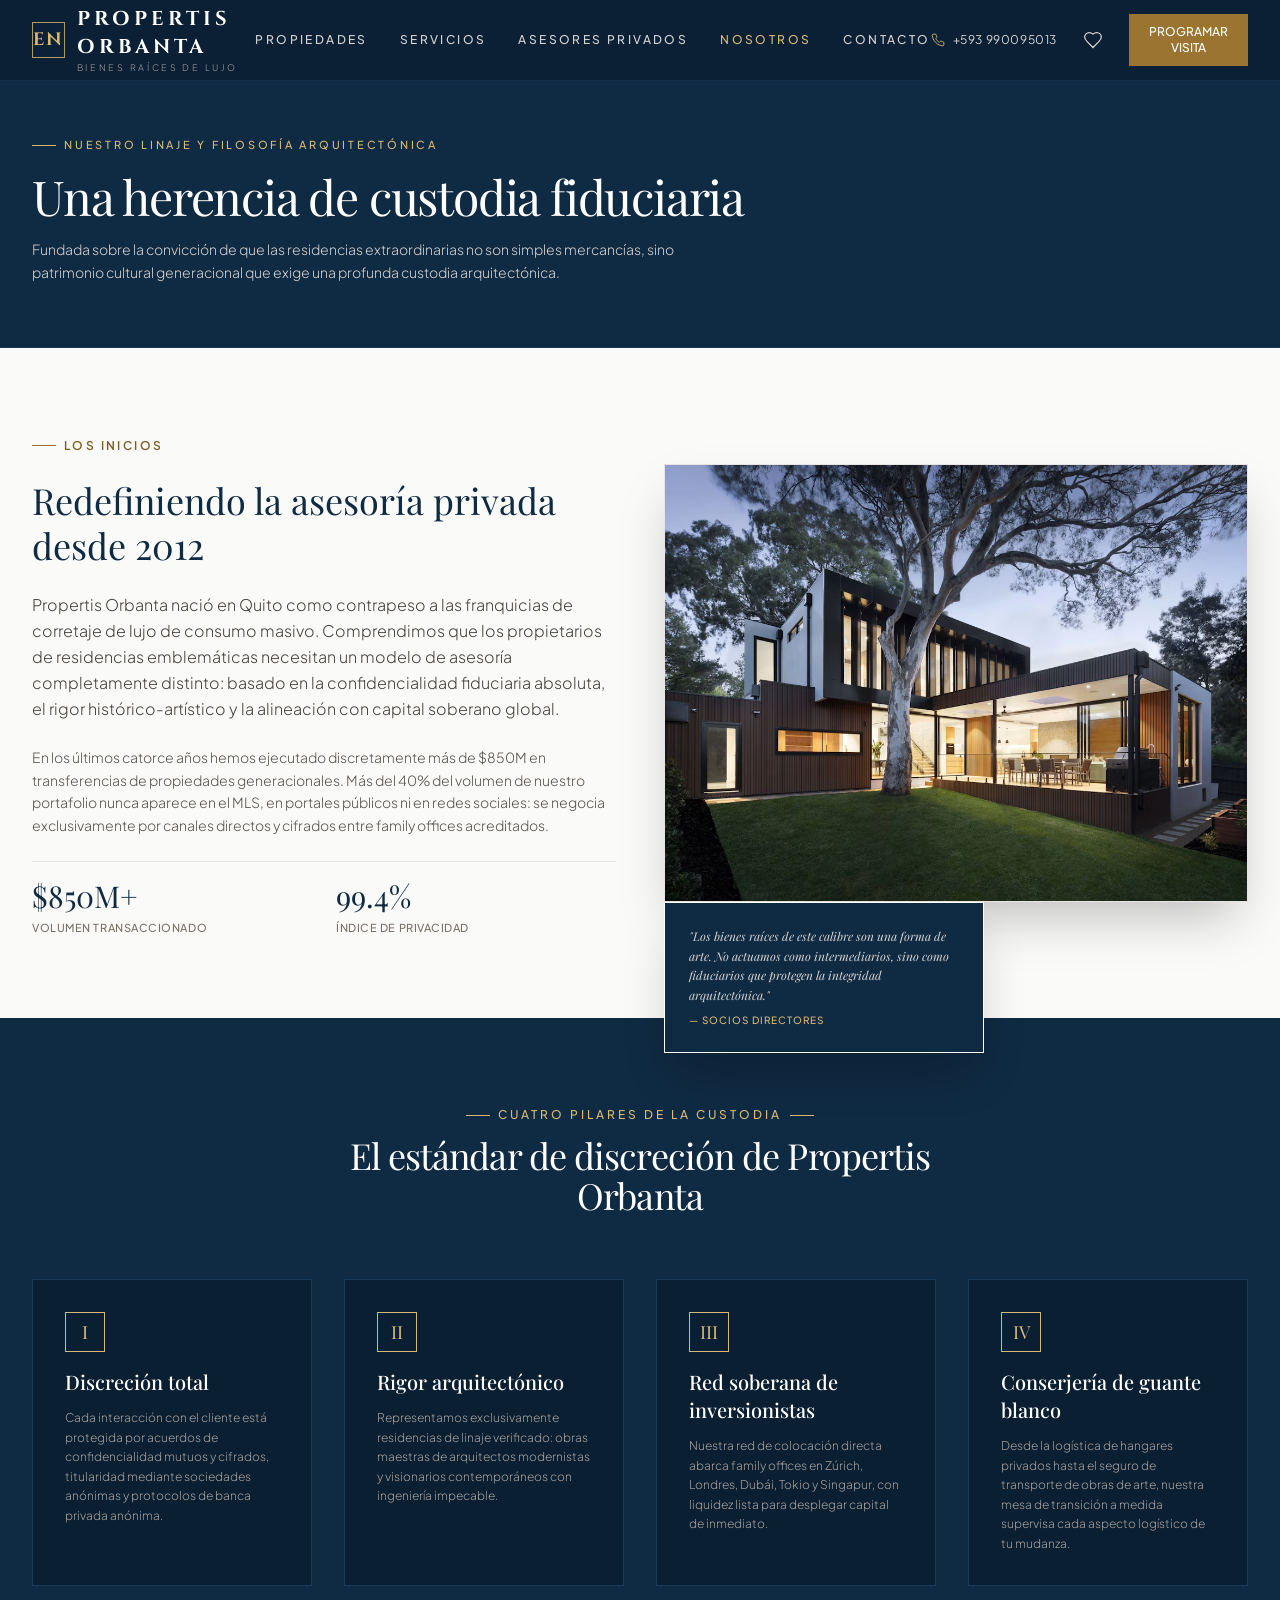
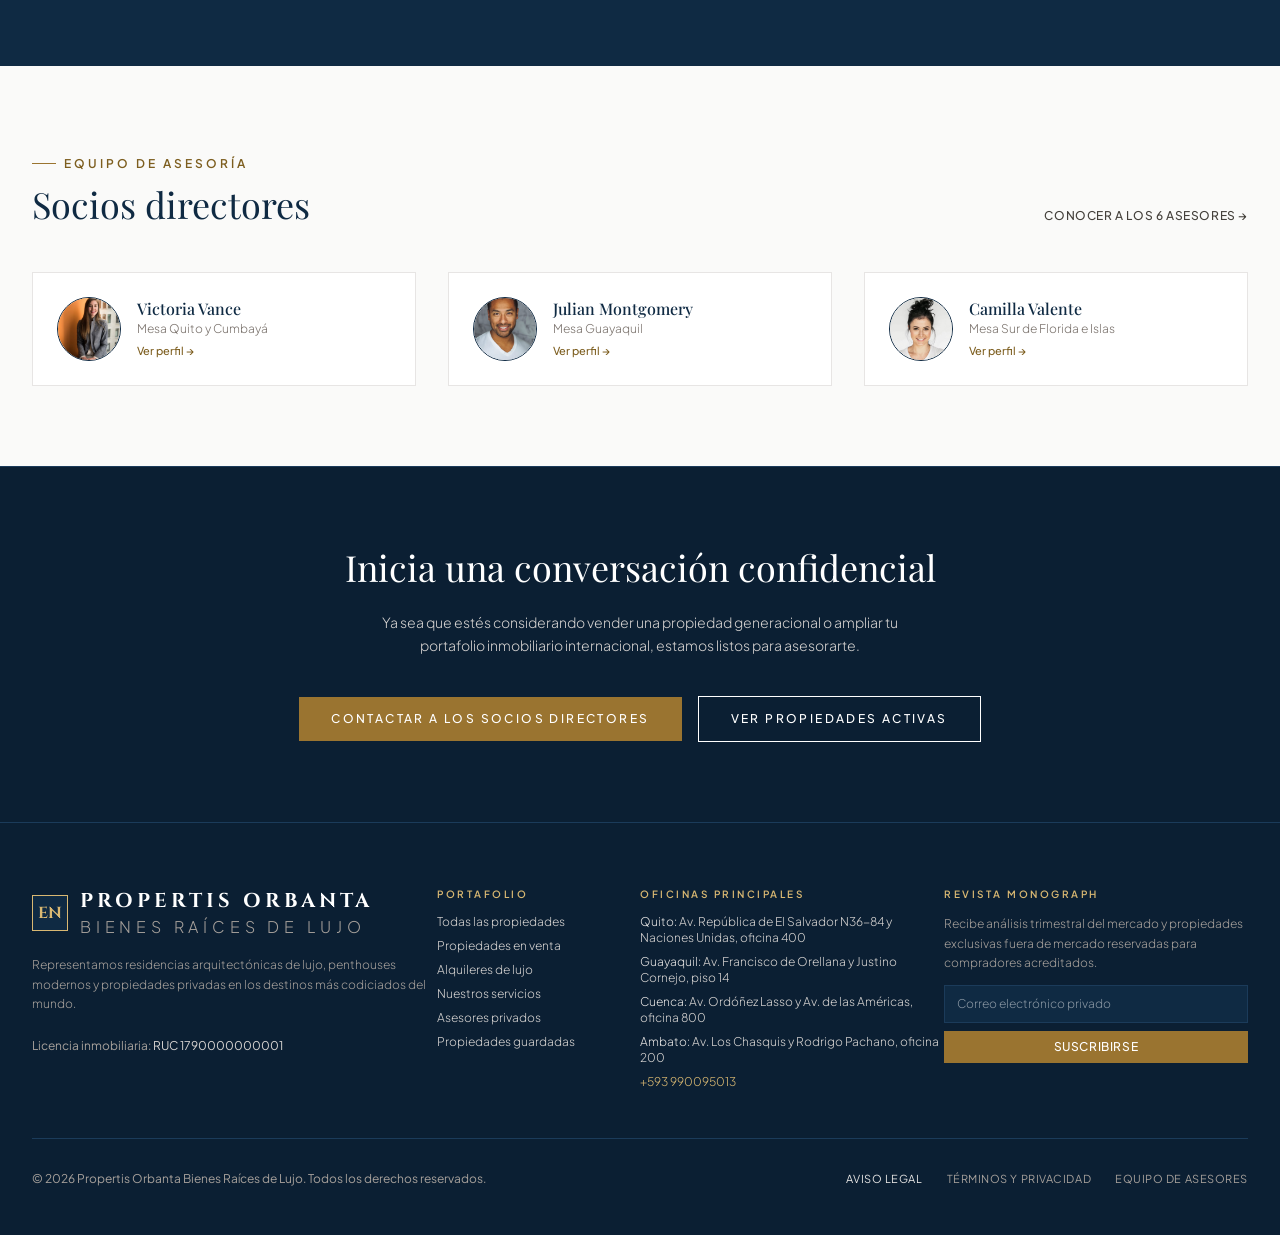
<file: about.html>
<!DOCTYPE html>
<html lang="es">
<head>
  <meta charset="UTF-8" />
  <meta name="viewport" content="width=device-width, initial-scale=1.0" />
  <title>Nosotros | Propertis Orbanta: Herencia, Linaje y Filosofía Arquitectónica</title>
  <meta name="description" content="Propertis Orbanta se fundó bajo el principio de que las residencias extraordinarias son patrimonio cultural generacional que exige custodia fiduciaria y absoluta discreción." />

  <!-- Google Fonts -->
  <link rel="preconnect" href="https://fonts.googleapis.com" />
  <link rel="preconnect" href="https://fonts.gstatic.com" crossorigin />
  <link href="https://fonts.googleapis.com/css2?family=Cinzel:wght@400;500;600;700;800&family=Playfair+Display:ital,wght@0,400;0,500;0,600;0,700;1,400;1,500&family=Plus+Jakarta+Sans:ital,wght@0,300;0,400;0,500;0,600;0,700;1,400&display=swap" rel="stylesheet" />

  <!-- CSS Stylesheet -->
  <link rel="stylesheet" href="css/style.css" />
</head>
<body class="min-h-screen flex flex-col bg-stone-50 text-stone-900 font-sans selection:bg-amber-700 selection:text-white">

  <!-- NAVBAR -->
  <header id="main-navbar" class="fixed top-0 left-0 right-0 z-40 transition-all duration-300 bg-stone-950/80 backdrop-blur-md border-b border-stone-800/60">
    <div class="max-w-7xl mx-auto px-4 sm:px-6 lg:px-8">
      <div class="flex items-center justify-between h-20">
        <!-- Logo -->
        <a href="index.html" class="group flex items-center gap-3">
          <div class="w-9 h-9 border border-amber-400/80 flex items-center justify-center bg-stone-900/40 backdrop-blur-sm group-hover:border-amber-300 transition-colors">
            <span class="font-brand font-bold text-lg tracking-widest text-amber-400 group-hover:text-amber-300">
              EN
            </span>
          </div>
          <div class="flex flex-col">
            <span class="font-brand text-xl font-bold tracking-[0.2em] text-white uppercase group-hover:text-amber-300 transition-colors">
              Propertis Orbanta
            </span>
            <span class="text-[9px] uppercase tracking-[0.3em] text-stone-400 font-light -mt-0.5">
              Bienes Raíces de Lujo
            </span>
          </div>
        </a>

        <!-- Desktop Navigation -->
        <nav class="hidden lg:flex items-center gap-8">
          <a href="properties.html" class="text-xs uppercase tracking-[0.2em] font-medium transition-colors text-stone-300 hover:text-amber-400">
            Propiedades
          </a>
          <a href="services.html" class="text-xs uppercase tracking-[0.2em] font-medium transition-colors text-stone-300 hover:text-amber-400">
            Servicios
          </a>
          <a href="agents.html" class="whitespace-nowrap text-xs uppercase tracking-[0.2em] font-medium transition-colors text-stone-300 hover:text-amber-400">
            Asesores Privados
          </a>
          <a href="about.html" class="text-xs uppercase tracking-[0.2em] font-medium transition-colors text-amber-400">
            Nosotros
          </a>
          <a href="contact.html" class="text-xs uppercase tracking-[0.2em] font-medium transition-colors text-stone-300 hover:text-amber-400">
            Contacto
          </a>
        </nav>

        <!-- Right Actions -->
        <div class="flex items-center gap-4">
          <a href="tel:+593990095013" class="hidden xl:flex items-center gap-2 whitespace-nowrap text-xs text-stone-300 hover:text-amber-400 transition-colors tracking-wider">
            <svg class="w-3.5 h-3.5 text-amber-400" viewBox="0 0 24 24" fill="none" stroke="currentColor" stroke-width="1.5"><path d="M22 16.92v3a2 2 0 0 1-2.18 2 19.79 19.79 0 0 1-8.63-3.07 19.5 19.5 0 0 1-6-6 19.79 19.79 0 0 1-3.07-8.67A2 2 0 0 1 4.11 2h3a2 2 0 0 1 2 1.72 12.84 12.84 0 0 0 .7 2.81 2 2 0 0 1-.45 2.11L8.09 9.91a16 16 0 0 0 6 6l1.27-1.27a2 2 0 0 1 2.11-.45 12.84 12.84 0 0 0 2.81.7A2 2 0 0 1 22 16.92z"/></svg>
            <span>+593 990095013</span>
          </a>

          <!-- Saved Shortlist Button -->
          <button type="button" class="open-favorites-drawer-btn relative p-2.5 text-stone-300 hover:text-amber-400 transition-colors cursor-pointer" title="Ver propiedades guardadas">
            <svg class="w-5 h-5" viewBox="0 0 24 24" fill="none" stroke="currentColor" stroke-width="1.5"><path d="M19 14c1.49-1.46 3-3.21 3-5.5A5.5 5.5 0 0 0 16.5 3c-1.76 0-3 .5-4.5 2-1.5-1.5-2.74-2-4.5-2A5.5 5.5 0 0 0 2 8.5c0 2.3 1.5 4.05 3 5.5l7 7Z"/></svg>
            <span class="favorites-badge-count hidden absolute -top-0.5 -right-0.5 w-4 h-4 bg-amber-600 text-white rounded-full text-[10px] font-bold flex items-center justify-center">0</span>
          </button>

          <button type="button" class="open-schedule-modal-btn hidden sm:inline-flex items-center gap-2 px-5 py-2.5 bg-amber-700 hover:bg-amber-600 text-white text-xs uppercase tracking-[0.15em] font-medium transition-colors cursor-pointer">
            <span>Programar visita</span>
          </button>

          <button type="button" id="mobile-menu-open-btn" aria-label="Abrir menú de navegación" class="lg:hidden p-2 text-stone-300 hover:text-white cursor-pointer">
            <svg class="w-6 h-6" viewBox="0 0 24 24" fill="none" stroke="currentColor" stroke-width="2"><line x1="4" x2="20" y1="12" y2="12"/><line x1="4" x2="20" y1="6" y2="6"/><line x1="4" x2="20" y1="18" y2="18"/></svg>
          </button>
        </div>
      </div>
    </div>
  </header>

  <!-- MAIN CONTENT -->
  <main class="flex-1">
    <!-- PAGE HEADER -->
    <div class="bg-stone-900 text-white pt-32 pb-16 border-b border-stone-800">
      <div class="max-w-7xl mx-auto px-4 sm:px-6 lg:px-8">
        <div class="max-w-3xl space-y-3">
          <div class="inline-flex items-center gap-2 text-amber-400 text-[11px] uppercase tracking-[0.25em] font-medium">
            <span class="w-6 h-px bg-amber-400"></span>
            <span>Nuestro linaje y filosofía arquitectónica</span>
          </div>
          <h1 class="font-serif text-3xl sm:text-4xl md:text-5xl font-normal tracking-tight text-white leading-tight">
            Una herencia de custodia fiduciaria
          </h1>
          <p class="text-xs sm:text-sm text-stone-300 font-light leading-relaxed max-w-2xl">
            Fundada sobre la convicción de que las residencias extraordinarias no son simples mercancías, sino patrimonio cultural generacional que exige una profunda custodia arquitectónica.
          </p>
        </div>
      </div>
    </div>

    <!-- NARRATIVE & ORIGIN SECTION -->
    <section class="py-20 bg-stone-50">
      <div class="max-w-7xl mx-auto px-4 sm:px-6 lg:px-8">
        <div class="grid grid-cols-1 lg:grid-cols-12 gap-12 items-center">
          <div class="lg:col-span-6 space-y-6">
            <div class="inline-flex items-center gap-2 text-amber-800 text-xs uppercase tracking-[0.2em] font-semibold">
              <span class="w-6 h-px bg-amber-700"></span>
              <span>Los inicios</span>
            </div>
            <h2 class="font-serif text-3xl sm:text-4xl text-stone-900 font-normal leading-tight">
              Redefiniendo la asesoría privada desde 2012
            </h2>
            <p class="text-stone-700 font-light text-sm sm:text-base leading-relaxed">
              Propertis Orbanta nació en Quito como contrapeso a las franquicias de corretaje de lujo de consumo masivo. Comprendimos que los propietarios de residencias emblemáticas necesitan un modelo de asesoría completamente distinto: basado en la confidencialidad fiduciaria absoluta, el rigor histórico-artístico y la alineación con capital soberano global.
            </p>
            <p class="text-stone-600 font-light text-sm leading-relaxed">
              En los últimos catorce años hemos ejecutado discretamente más de $850M en transferencias de propiedades generacionales. Más del 40% del volumen de nuestro portafolio nunca aparece en el MLS, en portales públicos ni en redes sociales: se negocia exclusivamente por canales directos y cifrados entre family offices acreditados.
            </p>
            <div class="pt-4 border-t border-stone-200 grid grid-cols-2 gap-6">
              <div>
                <span class="font-serif text-2xl sm:text-3xl text-stone-900 block font-normal">$850M+</span>
                <span class="text-[11px] uppercase tracking-wider text-stone-500 font-medium">Volumen transaccionado</span>
              </div>
              <div>
                <span class="font-serif text-2xl sm:text-3xl text-stone-900 block font-normal">99.4%</span>
                <span class="text-[11px] uppercase tracking-wider text-stone-500 font-medium">Índice de privacidad</span>
              </div>
            </div>
          </div>

          <div class="lg:col-span-6">
            <div class="relative">
              <div class="aspect-[4/3] bg-stone-900 overflow-hidden shadow-2xl border border-stone-200">
                <img
                  src="images/properties/property-02.jpg"
                  alt="Propiedad emblemática de Propertis Orbanta"
                  class="w-full h-full object-cover"
                />
              </div>
              <div class="absolute -bottom-6 -right-6 bg-stone-900 text-white p-6 border border-amber-400/40 hidden sm:block max-w-xs shadow-2xl">
                <p class="font-serif italic text-stone-300 text-xs leading-relaxed">
                  "Los bienes raíces de este calibre son una forma de arte. No actuamos como intermediarios, sino como fiduciarios que protegen la integridad arquitectónica."
                </p>
                <span class="text-[10px] uppercase tracking-widest text-amber-400 block mt-2 font-medium">— Socios directores</span>
              </div>
            </div>
          </div>
        </div>
      </div>
    </section>

    <!-- CORE PHILOSOPHY / PILLARS -->
    <section class="py-20 bg-stone-900 text-white">
      <div class="max-w-7xl mx-auto px-4 sm:px-6 lg:px-8">
        <div class="text-center max-w-2xl mx-auto mb-16">
          <div class="inline-flex items-center gap-2 text-amber-400 text-xs uppercase tracking-[0.25em] font-medium mb-3">
            <span class="w-6 h-px bg-amber-400"></span>
            <span>Cuatro pilares de la custodia</span>
            <span class="w-6 h-px bg-amber-400"></span>
          </div>
          <h2 class="font-serif text-3xl sm:text-4xl text-white font-normal tracking-tight">
            El estándar de discreción de Propertis Orbanta
          </h2>
        </div>

        <div class="grid grid-cols-1 md:grid-cols-2 lg:grid-cols-4 gap-8">
          <div class="p-8 bg-stone-950 border border-stone-800 space-y-3">
            <div class="w-10 h-10 border border-amber-400 flex items-center justify-center text-amber-400 mb-4">
              <span class="font-serif text-lg">I</span>
            </div>
            <h3 class="font-serif text-xl text-white font-medium">Discreción total</h3>
            <p class="text-xs text-stone-400 font-light leading-relaxed">
              Cada interacción con el cliente está protegida por acuerdos de confidencialidad mutuos y cifrados, titularidad mediante sociedades anónimas y protocolos de banca privada anónima.
            </p>
          </div>

          <div class="p-8 bg-stone-950 border border-stone-800 space-y-3">
            <div class="w-10 h-10 border border-amber-400 flex items-center justify-center text-amber-400 mb-4">
              <span class="font-serif text-lg">II</span>
            </div>
            <h3 class="font-serif text-xl text-white font-medium">Rigor arquitectónico</h3>
            <p class="text-xs text-stone-400 font-light leading-relaxed">
              Representamos exclusivamente residencias de linaje verificado: obras maestras de arquitectos modernistas y visionarios contemporáneos con ingeniería impecable.
            </p>
          </div>

          <div class="p-8 bg-stone-950 border border-stone-800 space-y-3">
            <div class="w-10 h-10 border border-amber-400 flex items-center justify-center text-amber-400 mb-4">
              <span class="font-serif text-lg">III</span>
            </div>
            <h3 class="font-serif text-xl text-white font-medium">Red soberana de inversionistas</h3>
            <p class="text-xs text-stone-400 font-light leading-relaxed">
              Nuestra red de colocación directa abarca family offices en Zúrich, Londres, Dubái, Tokio y Singapur, con liquidez lista para desplegar capital de inmediato.
            </p>
          </div>

          <div class="p-8 bg-stone-950 border border-stone-800 space-y-3">
            <div class="w-10 h-10 border border-amber-400 flex items-center justify-center text-amber-400 mb-4">
              <span class="font-serif text-lg">IV</span>
            </div>
            <h3 class="font-serif text-xl text-white font-medium">Conserjería de guante blanco</h3>
            <p class="text-xs text-stone-400 font-light leading-relaxed">
              Desde la logística de hangares privados hasta el seguro de transporte de obras de arte, nuestra mesa de transición a medida supervisa cada aspecto logístico de tu mudanza.
            </p>
          </div>
        </div>
      </div>
    </section>

    <!-- LEADERSHIP ROSTER TEASER -->
    <section class="py-20 bg-stone-50">
      <div class="max-w-7xl mx-auto px-4 sm:px-6 lg:px-8">
        <div class="flex flex-col md:flex-row md:items-end justify-between mb-12 gap-6">
          <div>
            <div class="inline-flex items-center gap-2 text-amber-800 text-xs uppercase tracking-[0.25em] font-semibold mb-3">
              <span class="w-6 h-px bg-amber-700"></span>
              <span>Equipo de asesoría</span>
            </div>
            <h2 class="font-serif text-3xl sm:text-4xl text-stone-900 font-normal">
              Socios directores
            </h2>
          </div>
          <a href="agents.html" class="text-xs uppercase tracking-wider text-stone-700 hover:text-amber-800 font-medium">
            Conocer a los 6 asesores &rarr;
          </a>
        </div>

        <div class="grid grid-cols-1 sm:grid-cols-2 lg:grid-cols-3 gap-8">
          <div class="bg-white border border-stone-200 p-6 flex items-center gap-4">
            <img src="images/agents/victoria-vance.jpg" alt="Victoria Vance" class="w-16 h-16 rounded-full object-cover border border-amber-300" />
            <div>
              <h4 class="font-serif text-base text-stone-900 font-medium">Victoria Vance</h4>
              <p class="text-xs text-stone-500 font-light">Mesa Quito y Cumbayá</p>
              <a href="agents.html" class="text-[11px] text-amber-800 hover:text-amber-950 font-medium mt-1 inline-block">Ver perfil &rarr;</a>
            </div>
          </div>
          <div class="bg-white border border-stone-200 p-6 flex items-center gap-4">
            <img src="images/agents/julian-montgomery.jpg" alt="Julian Montgomery" class="w-16 h-16 rounded-full object-cover border border-amber-300" />
            <div>
              <h4 class="font-serif text-base text-stone-900 font-medium">Julian Montgomery</h4>
              <p class="text-xs text-stone-500 font-light">Mesa Guayaquil</p>
              <a href="agents.html" class="text-[11px] text-amber-800 hover:text-amber-950 font-medium mt-1 inline-block">Ver perfil &rarr;</a>
            </div>
          </div>
          <div class="bg-white border border-stone-200 p-6 flex items-center gap-4">
            <img src="images/agents/camilla-valente.jpg" alt="Camilla Valente" class="w-16 h-16 rounded-full object-cover border border-amber-300" />
            <div>
              <h4 class="font-serif text-base text-stone-900 font-medium">Camilla Valente</h4>
              <p class="text-xs text-stone-500 font-light">Mesa Sur de Florida e Islas</p>
              <a href="agents.html" class="text-[11px] text-amber-800 hover:text-amber-950 font-medium mt-1 inline-block">Ver perfil &rarr;</a>
            </div>
          </div>
        </div>
      </div>
    </section>

    <!-- CALL TO ACTION -->
    <section class="py-20 bg-stone-950 text-white text-center border-t border-stone-800">
      <div class="max-w-4xl mx-auto px-4 sm:px-6 lg:px-8 space-y-6">
        <h2 class="font-serif text-3xl sm:text-4xl text-white font-normal">
          Inicia una conversación confidencial
        </h2>
        <p class="text-xs sm:text-sm text-stone-300 font-light max-w-xl mx-auto leading-relaxed">
          Ya sea que estés considerando vender una propiedad generacional o ampliar tu portafolio inmobiliario internacional, estamos listos para asesorarte.
        </p>
        <div class="pt-4 flex flex-col sm:flex-row items-center justify-center gap-4">
          <a href="contact.html" class="px-8 py-3.5 bg-amber-700 hover:bg-amber-600 text-white text-xs uppercase tracking-[0.2em] font-medium transition-colors">
            Contactar a los socios directores
          </a>
          <a href="properties.html" class="px-8 py-3.5 border border-stone-400 hover:border-white text-white text-xs uppercase tracking-[0.2em] font-medium transition-colors">
            Ver propiedades activas
          </a>
        </div>
      </div>
    </section>
  </main>

  <!-- FOOTER -->
  <footer class="bg-stone-950 text-stone-300 pt-16 pb-12 border-t border-stone-800">
    <div class="max-w-7xl mx-auto px-4 sm:px-6 lg:px-8">
      <div class="grid grid-cols-1 md:grid-cols-2 lg:grid-cols-12 gap-10 pb-12 border-b border-stone-800">
        <div class="lg:col-span-4 space-y-4">
          <a href="index.html" class="inline-flex items-center gap-3">
            <div class="w-9 h-9 border border-amber-400 flex items-center justify-center bg-stone-900">
              <span class="font-brand font-bold text-amber-400 text-base">EN</span>
            </div>
            <div>
              <span class="font-brand text-xl font-bold tracking-[0.2em] text-white uppercase block">Propertis Orbanta</span>
              <span class="text-[8px] uppercase tracking-[0.3em] text-stone-400 font-light block">Bienes Raíces de Lujo</span>
            </div>
          </a>
          <p class="text-xs text-stone-400 font-light leading-relaxed">
            Representamos residencias arquitectónicas de lujo, penthouses modernos y propiedades privadas en los destinos más codiciados del mundo.
          </p>
          <div class="pt-2 text-xs text-stone-400">
            <p>Licencia inmobiliaria: <strong class="text-stone-300 font-normal">RUC 1790000000001</strong></p>
          </div>
        </div>

        <div class="lg:col-span-2 space-y-3">
          <span class="text-[10px] uppercase tracking-[0.25em] text-amber-400 font-semibold block">Portafolio</span>
          <ul class="space-y-2 text-xs font-light">
            <li><a href="properties.html" class="hover:text-white transition-colors">Todas las propiedades</a></li>
            <li><a href="properties.html?status=for-sale" class="hover:text-white transition-colors">Propiedades en venta</a></li>
            <li><a href="properties.html?status=for-rent" class="hover:text-white transition-colors">Alquileres de lujo</a></li>
            <li><a href="services.html" class="hover:text-white transition-colors">Nuestros servicios</a></li>
            <li><a href="agents.html" class="hover:text-white transition-colors">Asesores privados</a></li>
            <li><a href="favorites.html" class="hover:text-white transition-colors">Propiedades guardadas</a></li>
          </ul>
        </div>

        <div class="lg:col-span-3 space-y-3">
          <span class="text-[10px] uppercase tracking-[0.25em] text-amber-400 font-semibold block">Oficinas principales</span>
          <ul class="space-y-2 text-xs font-light">
            <li><span class="text-stone-200">Quito:</span> Av. República de El Salvador N36-84 y Naciones Unidas, oficina 400</li>
            <li><span class="text-stone-200">Guayaquil:</span> Av. Francisco de Orellana y Justino Cornejo, piso 14</li>
            <li><span class="text-stone-200">Cuenca:</span> Av. Ordóñez Lasso y Av. de las Américas, oficina 800</li>
            <li><span class="text-stone-200">Ambato:</span> Av. Los Chasquis y Rodrigo Pachano, oficina 200</li>
            <li class="pt-1"><a href="tel:+593990095013" class="text-amber-400 hover:text-amber-300">+593 990095013</a></li>
          </ul>
        </div>

        <div class="lg:col-span-3 space-y-3">
          <span class="text-[10px] uppercase tracking-[0.25em] text-amber-400 font-semibold block">Revista Monograph</span>
          <p class="text-xs text-stone-400 font-light leading-relaxed">
            Recibe análisis trimestral del mercado y propiedades exclusivas fuera de mercado reservadas para compradores acreditados.
          </p>
          <form onsubmit="event.preventDefault(); showToast('Te suscribiste a la revista Monograph.', 'check'); this.reset();" class="space-y-2">
            <input type="email" placeholder="Correo electrónico privado" required class="w-full bg-stone-900 border border-stone-800 text-white text-xs px-3 py-2.5 focus:outline-none focus:border-amber-500 font-light" />
            <button type="submit" class="w-full bg-amber-700 hover:bg-amber-600 text-white text-xs uppercase tracking-wider py-2 transition-colors font-medium">Suscribirse</button>
          </form>
        </div>
      </div>

      <div class="pt-8 flex flex-col md:flex-row items-center justify-between text-xs text-stone-400 gap-4">
        <p>&copy; 2026 Propertis Orbanta Bienes Raíces de Lujo. Todos los derechos reservados.</p>
        <div class="flex items-center gap-6 text-[11px] uppercase tracking-wider">
          <a href="about.html" class="text-stone-200">Aviso legal</a>
          <a href="contact.html" class="hover:text-stone-200 transition-colors">Términos y privacidad</a>
          <a href="agents.html" class="hover:text-stone-200 transition-colors">Equipo de asesores</a>
        </div>
      </div>
    </div>
  </footer>

  <!-- FAVORITES DRAWER OVERLAY -->
  <div id="favorites-drawer" class="hidden fixed inset-0 z-50 overflow-hidden">
    <div class="drawer-backdrop absolute inset-0 bg-stone-950/70 backdrop-blur-sm"></div>
    <div class="absolute inset-y-0 right-0 max-w-full flex pl-10">
      <div class="drawer-panel w-screen max-w-md bg-stone-50 border-l border-stone-200 shadow-2xl flex flex-col translate-x-full transition-transform duration-300">
        <div class="p-6 bg-stone-900 text-white flex items-center justify-between border-b border-stone-800">
          <div class="flex items-center gap-2">
            <svg class="w-4 h-4 text-amber-400" viewBox="0 0 24 24" fill="currentColor"><path d="M19 14c1.49-1.46 3-3.21 3-5.5A5.5 5.5 0 0 0 16.5 3c-1.76 0-3 .5-4.5 2-1.5-1.5-2.74-2-4.5-2A5.5 5.5 0 0 0 2 8.5c0 2.3 1.5 4.05 3 5.5l7 7Z"/></svg>
            <h3 class="font-serif text-lg text-white font-medium">Propiedades guardadas <span class="favorites-text-count">(0)</span></h3>
          </div>
          <button type="button" id="close-favorites-drawer-btn" class="p-1 text-stone-400 hover:text-white transition-colors cursor-pointer">
            <svg class="w-5 h-5" viewBox="0 0 24 24" fill="none" stroke="currentColor" stroke-width="1.5"><path d="M18 6 6 18"/><path d="m6 6 12 12"/></svg>
          </button>
        </div>

        <div id="drawer-favorites-list" class="flex-1 overflow-y-auto p-6 space-y-4"></div>

        <div id="drawer-favorites-empty" class="flex-1 flex flex-col items-center justify-center p-6 text-center text-stone-500">
          <div class="w-12 h-12 rounded-full border border-stone-300 flex items-center justify-center text-stone-400 mb-3">
            <svg class="w-6 h-6" viewBox="0 0 24 24" fill="none" stroke="currentColor" stroke-width="1.5"><path d="M19 14c1.49-1.46 3-3.21 3-5.5A5.5 5.5 0 0 0 16.5 3c-1.76 0-3 .5-4.5 2-1.5-1.5-2.74-2-4.5-2A5.5 5.5 0 0 0 2 8.5c0 2.3 1.5 4.05 3 5.5l7 7Z"/></svg>
          </div>
          <p class="font-serif text-stone-900 text-base mb-1">No hay propiedades guardadas</p>
          <p class="text-xs font-light max-w-xs">Pulsa el corazón de cualquier propiedad para añadirla a tu lista privada.</p>
        </div>

        <div id="drawer-favorites-footer" class="p-6 bg-white border-t border-stone-200 space-y-3">
          <a href="favorites.html" class="block w-full py-2.5 bg-amber-700 hover:bg-amber-600 text-white text-xs uppercase tracking-wider font-medium text-center transition-colors">
            Ver todas las propiedades guardadas
          </a>
          <button type="button" id="clear-drawer-favorites-btn" class="w-full text-center text-xs text-stone-500 hover:text-stone-900 uppercase tracking-wider transition-colors cursor-pointer">
            Vaciar lista
          </button>
        </div>
      </div>
    </div>
  </div>

  <!-- SCHEDULE VIEWING MODAL -->
  <div id="schedule-viewing-modal" class="hidden fixed inset-0 z-50 flex items-center justify-center p-4">
    <div class="modal-backdrop absolute inset-0 bg-stone-950/80 backdrop-blur-sm"></div>
    <div class="relative bg-white border border-stone-200 shadow-2xl max-w-lg w-full p-6 sm:p-8 z-10 max-h-[90vh] overflow-y-auto">
      <div class="flex items-start justify-between mb-6 pb-4 border-b border-stone-100">
        <div>
          <span class="text-[10px] uppercase tracking-[0.25em] text-amber-800 font-semibold block">Itinerario confidencial</span>
          <h3 class="font-serif text-2xl text-stone-900 font-normal mt-0.5">Programar visita privada</h3>
        </div>
        <button type="button" id="close-schedule-modal-btn" class="text-stone-400 hover:text-stone-900 cursor-pointer">
          <svg class="w-5 h-5" viewBox="0 0 24 24" fill="none" stroke="currentColor" stroke-width="1.5"><path d="M18 6 6 18"/><path d="m6 6 12 12"/></svg>
        </button>
      </div>

      <form id="schedule-viewing-form" class="space-y-4">
        <div>
          <label class="block text-xs uppercase tracking-wider text-stone-600 font-medium mb-1.5">Propiedad seleccionada</label>
          <select name="property_select" class="w-full bg-stone-50 border border-stone-200 text-stone-900 px-3 py-2 text-xs font-light focus:outline-none focus:border-amber-700"></select>
        </div>
        <div class="grid grid-cols-1 sm:grid-cols-2 gap-4">
          <div>
            <label class="block text-xs uppercase tracking-wider text-stone-600 font-medium mb-1.5">Fecha de visita *</label>
            <input type="date" name="viewing_date" required class="w-full bg-stone-50 border border-stone-200 text-stone-900 px-3 py-2 text-xs font-light focus:outline-none focus:border-amber-700" />
          </div>
          <div>
            <label class="block text-xs uppercase tracking-wider text-stone-600 font-medium mb-1.5">Horario preferido</label>
            <select name="viewing_time" class="w-full bg-stone-50 border border-stone-200 text-stone-900 px-3 py-2 text-xs font-light focus:outline-none focus:border-amber-700">
              <option value="morning">Mañana (10:00 – 12:00)</option>
              <option value="afternoon">Tarde (13:00 – 16:00)</option>
              <option value="sunset">Atardecer (17:00 – 19:00)</option>
            </select>
          </div>
        </div>
        <div>
          <label class="block text-xs uppercase tracking-wider text-stone-600 font-medium mb-1.5">Nombre legal completo *</label>
          <input type="text" name="client_name" required placeholder="Nombre legal completo o razón social" class="w-full bg-stone-50 border border-stone-200 text-stone-900 px-3 py-2 text-xs font-light focus:outline-none focus:border-amber-700" />
        </div>
        <div class="grid grid-cols-1 sm:grid-cols-2 gap-4">
          <div>
            <label class="block text-xs uppercase tracking-wider text-stone-600 font-medium mb-1.5">Correo electrónico *</label>
            <input type="email" name="client_email" required placeholder="nombre@dominio.com" class="w-full bg-stone-50 border border-stone-200 text-stone-900 px-3 py-2 text-xs font-light focus:outline-none focus:border-amber-700" />
          </div>
          <div>
            <label class="block text-xs uppercase tracking-wider text-stone-600 font-medium mb-1.5">Teléfono *</label>
            <input type="tel" name="client_phone" required placeholder="+593 99 000 0000" class="w-full bg-stone-50 border border-stone-200 text-stone-900 px-3 py-2 text-xs font-light focus:outline-none focus:border-amber-700" />
          </div>
        </div>
        <button type="submit" class="w-full py-3 bg-stone-900 hover:bg-amber-700 text-white text-xs uppercase tracking-[0.2em] font-medium transition-colors">
          Enviar solicitud de visita
        </button>
      </form>

      <div id="schedule-modal-success" class="hidden text-center py-6 space-y-4">
        <div class="w-12 h-12 bg-amber-50 text-amber-800 rounded-full flex items-center justify-center mx-auto">
          <svg class="w-6 h-6" viewBox="0 0 24 24" fill="none" stroke="currentColor" stroke-width="2"><path d="M20 6 9 17l-5-5"/></svg>
        </div>
        <h4 class="font-serif text-xl text-stone-900">Solicitud de visita recibida</h4>
        <p class="text-xs text-stone-600 font-light max-w-sm mx-auto leading-relaxed">
          Tu consulta privada fue asignada directamente a nuestro socio director. Confirmaremos la autorización de seguridad en un plazo de 4 horas.
        </p>
        <button type="button" id="schedule-modal-reset-btn" class="px-6 py-2 bg-stone-900 text-white text-xs uppercase tracking-wider">
          Cerrar
        </button>
      </div>
    </div>
  </div>

  <!-- MOBILE MENU OVERLAY -->
  <div id="mobile-menu-overlay" class="hidden fixed inset-0 z-50 lg:hidden">
    <div class="absolute inset-0 bg-stone-950/80 backdrop-blur-md"></div>
    <div class="relative w-full max-w-sm bg-stone-950 h-full p-6 text-white flex flex-col justify-between overflow-y-auto border-r border-stone-800">
      <div>
        <div class="flex items-center justify-between pb-6 border-b border-stone-800">
          <div class="flex items-center gap-2.5">
            <div class="w-8 h-8 border border-amber-400 flex items-center justify-center bg-stone-900">
              <span class="font-brand font-bold text-amber-400 text-sm">EN</span>
            </div>
            <span class="font-brand font-bold tracking-[0.2em] text-sm uppercase text-white">Propertis Orbanta</span>
          </div>
          <button type="button" id="mobile-menu-close-btn" class="p-2 text-stone-400 hover:text-white cursor-pointer">
            <svg class="w-5 h-5" viewBox="0 0 24 24" fill="none" stroke="currentColor" stroke-width="2"><path d="M18 6 6 18"/><path d="m6 6 12 12"/></svg>
          </button>
        </div>

        <nav class="py-6 space-y-4 text-sm font-medium uppercase tracking-[0.15em]">
          <a href="index.html" class="block text-stone-300 hover:text-white py-1">Inicio</a>
          <a href="properties.html" class="block text-stone-300 hover:text-white py-1">Propiedades</a>
          <a href="services.html" class="block text-stone-300 hover:text-white py-1">Servicios</a>
          <a href="agents.html" class="block text-stone-300 hover:text-white py-1">Asesores privados</a>
          <a href="about.html" class="block text-amber-400 py-1">Nosotros</a>
          <a href="contact.html" class="block text-stone-300 hover:text-white py-1">Contacto y salones</a>
          <a href="favorites.html" class="block text-stone-300 hover:text-white py-1">Propiedades guardadas <span class="favorites-text-count text-amber-400">(0)</span></a>
        </nav>
      </div>

      <div class="pt-6 border-t border-stone-800 space-y-4">
        <a href="tel:+593990095013" class="text-xs text-stone-300 block tracking-wider">Línea directa: +593 990095013</a>
        <button type="button" class="open-schedule-modal-btn w-full py-3 bg-amber-700 hover:bg-amber-600 text-white text-xs uppercase tracking-[0.2em] font-medium transition-colors">
          Programar visita
        </button>
      </div>
    </div>
  </div>

  <!-- SCRIPTS -->
  <script src="js/config.js"></script>
  <script src="js/data.js"></script>
  <script src="js/script.js"></script>
</body>
</html>
</file>
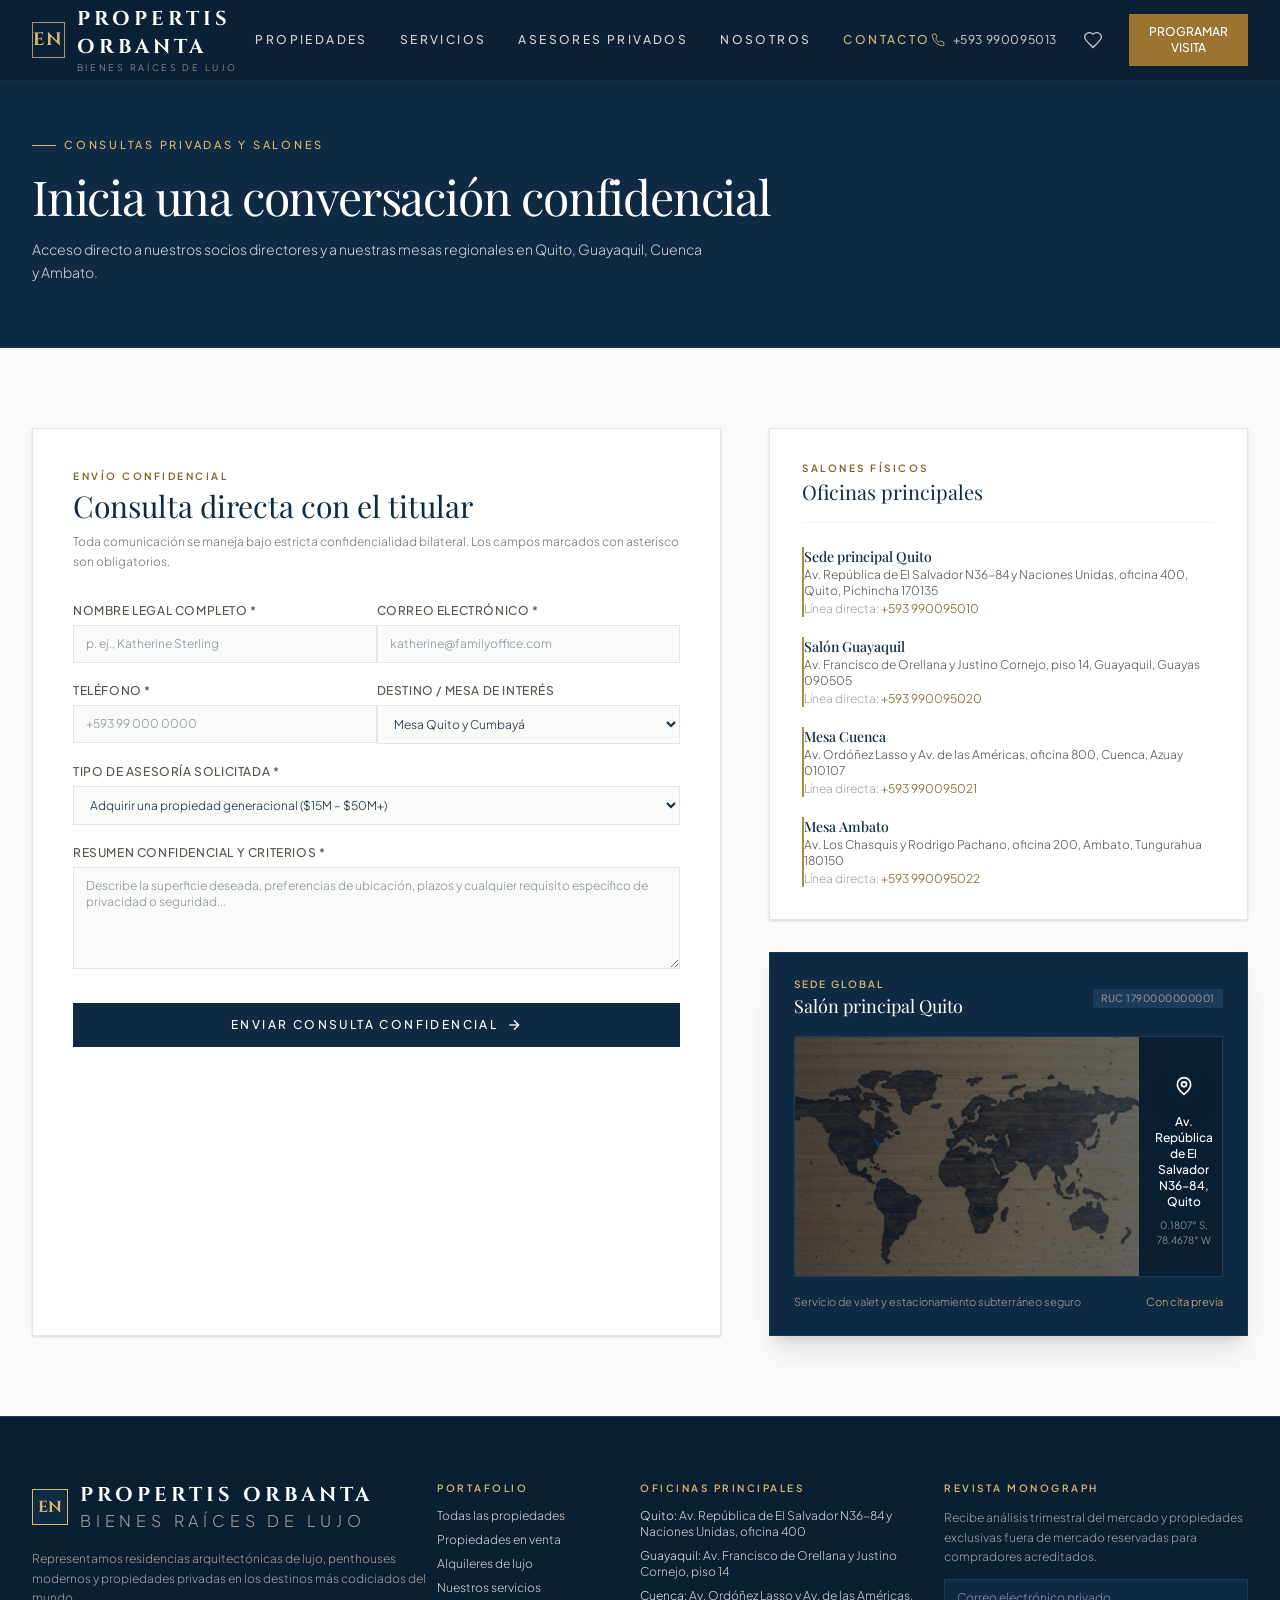
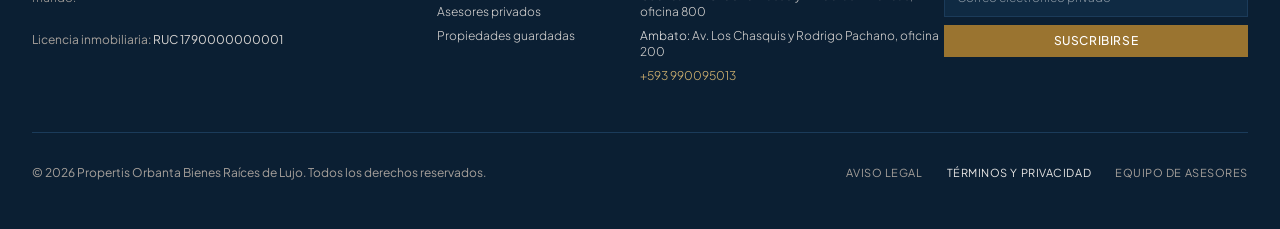
<file: contact.html>
<!DOCTYPE html>
<html lang="es">
<head>
  <meta charset="UTF-8" />
  <meta name="viewport" content="width=device-width, initial-scale=1.0" />
  <title>Contacto y salones privados | Propertis Orbanta Bienes Raíces de Lujo</title>
  <meta name="description" content="Inicia una consulta confidencial con los socios directores de Propertis Orbanta y nuestros salones regionales." />

  <!-- Google Fonts -->
  <link rel="preconnect" href="https://fonts.googleapis.com" />
  <link rel="preconnect" href="https://fonts.gstatic.com" crossorigin />
  <link href="https://fonts.googleapis.com/css2?family=Cinzel:wght@400;500;600;700;800&family=Playfair+Display:ital,wght@0,400;0,500;0,600;0,700;1,400;1,500&family=Plus+Jakarta+Sans:ital,wght@0,300;0,400;0,500;0,600;0,700;1,400&display=swap" rel="stylesheet" />

  <!-- CSS Stylesheet -->
  <link rel="stylesheet" href="css/style.css" />
</head>
<body class="min-h-screen flex flex-col bg-stone-50 text-stone-900 font-sans selection:bg-amber-700 selection:text-white">

  <!-- NAVBAR -->
  <header id="main-navbar" class="fixed top-0 left-0 right-0 z-40 transition-all duration-300 bg-stone-950/80 backdrop-blur-md border-b border-stone-800/60">
    <div class="max-w-7xl mx-auto px-4 sm:px-6 lg:px-8">
      <div class="flex items-center justify-between h-20">
        <!-- Logo -->
        <a href="index.html" class="group flex items-center gap-3">
          <div class="w-9 h-9 border border-amber-400/80 flex items-center justify-center bg-stone-900/40 backdrop-blur-sm group-hover:border-amber-300 transition-colors">
            <span class="font-brand font-bold text-lg tracking-widest text-amber-400 group-hover:text-amber-300">
              EN
            </span>
          </div>
          <div class="flex flex-col">
            <span class="font-brand text-xl font-bold tracking-[0.2em] text-white uppercase group-hover:text-amber-300 transition-colors">
              Propertis Orbanta
            </span>
            <span class="text-[9px] uppercase tracking-[0.3em] text-stone-400 font-light -mt-0.5">
              Bienes Raíces de Lujo
            </span>
          </div>
        </a>

        <!-- Desktop Navigation -->
        <nav class="hidden lg:flex items-center gap-8">
          <a href="properties.html" class="text-xs uppercase tracking-[0.2em] font-medium transition-colors text-stone-300 hover:text-amber-400">
            Propiedades
          </a>
          <a href="services.html" class="text-xs uppercase tracking-[0.2em] font-medium transition-colors text-stone-300 hover:text-amber-400">
            Servicios
          </a>
          <a href="agents.html" class="whitespace-nowrap text-xs uppercase tracking-[0.2em] font-medium transition-colors text-stone-300 hover:text-amber-400">
            Asesores Privados
          </a>
          <a href="about.html" class="text-xs uppercase tracking-[0.2em] font-medium transition-colors text-stone-300 hover:text-amber-400">
            Nosotros
          </a>
          <a href="contact.html" class="text-xs uppercase tracking-[0.2em] font-medium transition-colors text-amber-400">
            Contacto
          </a>
        </nav>

        <!-- Right Actions -->
        <div class="flex items-center gap-4">
          <a href="tel:+593990095013" class="hidden xl:flex items-center gap-2 whitespace-nowrap text-xs text-stone-300 hover:text-amber-400 transition-colors tracking-wider">
            <svg class="w-3.5 h-3.5 text-amber-400" viewBox="0 0 24 24" fill="none" stroke="currentColor" stroke-width="1.5"><path d="M22 16.92v3a2 2 0 0 1-2.18 2 19.79 19.79 0 0 1-8.63-3.07 19.5 19.5 0 0 1-6-6 19.79 19.79 0 0 1-3.07-8.67A2 2 0 0 1 4.11 2h3a2 2 0 0 1 2 1.72 12.84 12.84 0 0 0 .7 2.81 2 2 0 0 1-.45 2.11L8.09 9.91a16 16 0 0 0 6 6l1.27-1.27a2 2 0 0 1 2.11-.45 12.84 12.84 0 0 0 2.81.7A2 2 0 0 1 22 16.92z"/></svg>
            <span>+593 990095013</span>
          </a>

          <!-- Saved Shortlist Button -->
          <button type="button" class="open-favorites-drawer-btn relative p-2.5 text-stone-300 hover:text-amber-400 transition-colors cursor-pointer" title="Ver propiedades guardadas">
            <svg class="w-5 h-5" viewBox="0 0 24 24" fill="none" stroke="currentColor" stroke-width="1.5"><path d="M19 14c1.49-1.46 3-3.21 3-5.5A5.5 5.5 0 0 0 16.5 3c-1.76 0-3 .5-4.5 2-1.5-1.5-2.74-2-4.5-2A5.5 5.5 0 0 0 2 8.5c0 2.3 1.5 4.05 3 5.5l7 7Z"/></svg>
            <span class="favorites-badge-count hidden absolute -top-0.5 -right-0.5 w-4 h-4 bg-amber-600 text-white rounded-full text-[10px] font-bold flex items-center justify-center">0</span>
          </button>

          <button type="button" class="open-schedule-modal-btn hidden sm:inline-flex items-center gap-2 px-5 py-2.5 bg-amber-700 hover:bg-amber-600 text-white text-xs uppercase tracking-[0.15em] font-medium transition-colors cursor-pointer">
            <span>Programar visita</span>
          </button>

          <button type="button" id="mobile-menu-open-btn" aria-label="Abrir menú de navegación" class="lg:hidden p-2 text-stone-300 hover:text-white cursor-pointer">
            <svg class="w-6 h-6" viewBox="0 0 24 24" fill="none" stroke="currentColor" stroke-width="2"><line x1="4" x2="20" y1="12" y2="12"/><line x1="4" x2="20" y1="6" y2="6"/><line x1="4" x2="20" y1="18" y2="18"/></svg>
          </button>
        </div>
      </div>
    </div>
  </header>

  <!-- MAIN CONTENT -->
  <main class="flex-1">
    <!-- PAGE HEADER -->
    <div class="bg-stone-900 text-white pt-32 pb-16 border-b border-stone-800">
      <div class="max-w-7xl mx-auto px-4 sm:px-6 lg:px-8">
        <div class="max-w-3xl space-y-3">
          <div class="inline-flex items-center gap-2 text-amber-400 text-[11px] uppercase tracking-[0.25em] font-medium">
            <span class="w-6 h-px bg-amber-400"></span>
            <span>Consultas privadas y salones</span>
          </div>
          <h1 class="font-serif text-3xl sm:text-4xl md:text-5xl font-normal tracking-tight text-white leading-tight">
            Inicia una conversación confidencial
          </h1>
          <p class="text-xs sm:text-sm text-stone-300 font-light leading-relaxed max-w-2xl">
            Acceso directo a nuestros socios directores y a nuestras mesas regionales en Quito, Guayaquil, Cuenca y Ambato.
          </p>
        </div>
      </div>
    </div>

    <!-- MAIN GRID SECTION -->
    <div class="py-20 bg-stone-50">
      <div class="max-w-7xl mx-auto px-4 sm:px-6 lg:px-8">
        <div class="grid grid-cols-1 lg:grid-cols-12 gap-12">
          <!-- LEFT COLUMN: CONFIDENTIAL INQUIRY FORM -->
          <div class="lg:col-span-7 bg-white border border-stone-200 p-8 sm:p-10 shadow-sm">
            <div class="mb-8">
              <span class="text-[10px] uppercase tracking-[0.25em] text-amber-800 font-semibold block">Envío confidencial</span>
              <h2 class="font-serif text-2xl sm:text-3xl text-stone-900 font-normal mt-1">Consulta directa con el titular</h2>
              <p class="text-xs text-stone-500 font-light mt-2 leading-relaxed">
                Toda comunicación se maneja bajo estricta confidencialidad bilateral. Los campos marcados con asterisco son obligatorios.
              </p>
            </div>

            <!-- Buyer/Seller Inquiry Form -->
            <form id="contact-inquiry-form" class="space-y-5" novalidate>
              <div class="grid grid-cols-1 sm:grid-cols-2 gap-5">
                <div>
                  <label class="block text-xs uppercase tracking-wider text-stone-600 font-medium mb-1.5">Nombre legal completo *</label>
                  <input type="text" name="contact_name" required placeholder="p. ej., Katherine Sterling" class="w-full bg-stone-50 border border-stone-200 text-stone-900 px-3 py-2.5 text-xs font-light focus:outline-none focus:border-amber-700 transition-colors" />
                  <p id="error-contact-name" class="hidden text-[11px] text-rose-600 mt-1 font-light">Ingresa tu nombre legal completo.</p>
                </div>
                <div>
                  <label class="block text-xs uppercase tracking-wider text-stone-600 font-medium mb-1.5">Correo electrónico *</label>
                  <input type="email" name="contact_email" required placeholder="katherine@familyoffice.com" class="w-full bg-stone-50 border border-stone-200 text-stone-900 px-3 py-2.5 text-xs font-light focus:outline-none focus:border-amber-700 transition-colors" />
                  <p id="error-contact-email" class="hidden text-[11px] text-rose-600 mt-1 font-light">Ingresa un correo electrónico válido.</p>
                </div>
              </div>

              <div class="grid grid-cols-1 sm:grid-cols-2 gap-5">
                <div>
                  <label class="block text-xs uppercase tracking-wider text-stone-600 font-medium mb-1.5">Teléfono *</label>
                  <input type="tel" name="contact_phone" required placeholder="+593 99 000 0000" class="w-full bg-stone-50 border border-stone-200 text-stone-900 px-3 py-2.5 text-xs font-light focus:outline-none focus:border-amber-700 transition-colors" />
                  <p id="error-contact-phone" class="hidden text-[11px] text-rose-600 mt-1 font-light">Ingresa un número de teléfono válido.</p>
                </div>
                <div>
                  <label class="block text-xs uppercase tracking-wider text-stone-600 font-medium mb-1.5">Destino / mesa de interés</label>
                  <select name="contact_desk" class="w-full bg-stone-50 border border-stone-200 text-stone-900 px-3 py-2.5 text-xs font-light focus:outline-none focus:border-amber-700">
                    <option value="quito">Mesa Quito y Cumbayá</option>
                    <option value="guayaquil">Mesa Guayaquil</option>
                    <option value="cuenca">Mesa Cuenca</option>
                    <option value="ambato">Mesa Ambato</option>
                    <option value="international">Mesa Internacional / Transfronteriza</option>
                  </select>
                </div>
              </div>

              <div>
                <label class="block text-xs uppercase tracking-wider text-stone-600 font-medium mb-1.5">Tipo de asesoría solicitada *</label>
                <select name="contact_interest" class="w-full bg-stone-50 border border-stone-200 text-stone-900 px-3 py-2.5 text-xs font-light focus:outline-none focus:border-amber-700">
                  <option value="acquiring">Adquirir una propiedad generacional ($15M – $50M+)</option>
                  <option value="divesting">Venta confidencial / colocación fuera de mercado</option>
                  <option value="leasing">Alquiler de lujo prime a largo plazo o por temporada</option>
                  <option value="structuring">Consulta sobre entidades soberanas y estructuración tributaria</option>
                  <option value="partnership">Alianza de corretaje con asesores senior</option>
                </select>
              </div>

              <div>
                <label class="block text-xs uppercase tracking-wider text-stone-600 font-medium mb-1.5">Resumen confidencial y criterios *</label>
                <textarea name="contact_message" rows="5" required placeholder="Describe la superficie deseada, preferencias de ubicación, plazos y cualquier requisito específico de privacidad o seguridad..." class="w-full bg-stone-50 border border-stone-200 text-stone-900 px-3 py-2.5 text-xs font-light focus:outline-none focus:border-amber-700 transition-colors"></textarea>
                <p id="error-contact-message" class="hidden text-[11px] text-rose-600 mt-1 font-light">Describe tu solicitud o criterios.</p>
              </div>

              <div class="pt-2">
                <button type="submit" class="w-full py-3.5 bg-stone-900 hover:bg-amber-700 text-white text-xs uppercase tracking-[0.2em] font-medium transition-colors flex items-center justify-center gap-2 cursor-pointer">
                  <span>Enviar consulta confidencial</span>
                  <svg class="w-4 h-4" viewBox="0 0 24 24" fill="none" stroke="currentColor" stroke-width="2"><path d="M5 12h14"/><path d="m12 5 7 7-7 7"/></svg>
                </button>
              </div>
            </form>

            <!-- Success State -->
            <div id="contact-form-success" class="hidden text-center py-12 space-y-4">
              <div class="w-16 h-16 bg-amber-50 text-amber-800 rounded-full flex items-center justify-center mx-auto border border-amber-200">
                <svg class="w-8 h-8" viewBox="0 0 24 24" fill="none" stroke="currentColor" stroke-width="2"><path d="M20 6 9 17l-5-5"/></svg>
              </div>
              <h3 class="font-serif text-2xl text-stone-900 font-medium">Gracias. Tu consulta fue recibida con éxito.</h3>
              <p class="text-xs sm:text-sm text-stone-600 font-light max-w-md mx-auto leading-relaxed">
                Tu mensaje fue registrado directamente con nuestros socios directores. Un asesor de clientes privados te contactará en un plazo de 4 horas hábiles.
              </p>
              <div class="pt-2">
                <button type="button" id="contact-form-reset-btn" class="px-6 py-2.5 bg-stone-900 hover:bg-amber-700 text-white text-xs uppercase tracking-wider font-medium cursor-pointer transition-colors">
                  Enviar otra consulta
                </button>
              </div>
            </div>
          </div>

          <!-- RIGHT COLUMN: REGIONAL SALONS & INTERACTIVE MAP INTEGRATION -->
          <div class="lg:col-span-5 space-y-8">
            <!-- Salons List -->
            <div class="bg-white border border-stone-200 p-8 shadow-sm space-y-6">
              <div class="border-b border-stone-100 pb-4">
                <span class="text-[10px] uppercase tracking-[0.25em] text-amber-800 font-semibold block">Salones físicos</span>
                <h3 class="font-serif text-xl text-stone-900 font-normal mt-0.5">Oficinas principales</h3>
              </div>

              <div class="space-y-5 text-xs font-light text-stone-600">
                <div class="border-l-2 border-amber-600 pl-3">
                  <h4 class="font-serif text-sm font-medium text-stone-900">Sede principal Quito</h4>
                  <p>Av. República de El Salvador N36-84 y Naciones Unidas, oficina 400, Quito, Pichincha 170135</p>
                  <p class="text-stone-400 mt-0.5">Línea directa: <a href="tel:+593990095010" class="text-amber-800">+593 990095010</a></p>
                </div>

                <div class="border-l-2 border-amber-600 pl-3">
                  <h4 class="font-serif text-sm font-medium text-stone-900">Salón Guayaquil</h4>
                  <p>Av. Francisco de Orellana y Justino Cornejo, piso 14, Guayaquil, Guayas 090505</p>
                  <p class="text-stone-400 mt-0.5">Línea directa: <a href="tel:+593990095020" class="text-amber-800">+593 990095020</a></p>
                </div>

                <div class="border-l-2 border-amber-600 pl-3">
                  <h4 class="font-serif text-sm font-medium text-stone-900">Mesa Cuenca</h4>
                  <p>Av. Ordóñez Lasso y Av. de las Américas, oficina 800, Cuenca, Azuay 010107</p>
                  <p class="text-stone-400 mt-0.5">Línea directa: <a href="tel:+593990095021" class="text-amber-800">+593 990095021</a></p>
                </div>

                <div class="border-l-2 border-amber-600 pl-3">
                  <h4 class="font-serif text-sm font-medium text-stone-900">Mesa Ambato</h4>
                  <p>Av. Los Chasquis y Rodrigo Pachano, oficina 200, Ambato, Tungurahua 180150</p>
                  <p class="text-stone-400 mt-0.5">Línea directa: <a href="tel:+593990095022" class="text-amber-800">+593 990095022</a></p>
                </div>
              </div>
            </div>

            <!-- TARJETA DE MAPA / INTEGRACIÓN -->
            <!-- 
              NOTA PARA EL COMPRADOR / DESARROLLADOR (INTEGRACIÓN DE MAPA):
              Para insertar un mapa real de Google Maps o Mapbox GL:
              1. Agrega el script de Google Maps Embed API o Mapbox JS en el <head>.
              2. Reemplaza el cuadro de vista previa de abajo por tu <iframe src="https://www.google.com/maps/embed/v1/place?key=YOUR_API_KEY&q=Av.+Republica+de+El+Salvador+N36-84,Quito,Ecuador"></iframe>
            -->
            <div class="bg-stone-900 text-white p-6 border border-stone-800 shadow-xl space-y-4">
              <div class="flex items-center justify-between">
                <div>
                  <span class="text-[10px] uppercase tracking-[0.2em] text-amber-400 font-semibold block">Sede global</span>
                  <h4 class="font-serif text-lg text-white font-normal">Salón principal Quito</h4>
                </div>
                <span class="text-[10px] uppercase tracking-wider text-stone-400 bg-stone-800 px-2 py-0.5">RUC 1790000000001</span>
              </div>

              <!-- Map Simulation Container -->
              <div id="map-container-element" class="relative aspect-[16/9] bg-stone-950 border border-stone-800 overflow-hidden flex items-center justify-center group">
                <img
                  src="images/properties/property-16.jpg"
                  alt="Referencia de mapa de Quito"
                  class="w-full h-full object-cover opacity-40 group-hover:scale-105 transition-transform duration-700"
                />
                <div class="absolute inset-0 bg-stone-950/60"></div>
                <div class="relative z-10 text-center space-y-2 p-4">
                  <div class="w-10 h-10 rounded-full bg-amber-700/90 text-white flex items-center justify-center mx-auto shadow-lg">
                    <svg class="w-5 h-5" viewBox="0 0 24 24" fill="none" stroke="currentColor" stroke-width="2"><path d="M20 10c0 6-8 12-8 12s-8-6-8-12a8 8 0 0 1 16 0Z"/><circle cx="12" cy="10" r="3"/></svg>
                  </div>
                  <p class="text-xs text-white font-medium">Av. República de El Salvador N36-84, Quito</p>
                  <p class="text-[10px] text-stone-400 font-light">0.1807° S, 78.4678° W</p>
                </div>
              </div>

              <div class="text-[11px] text-stone-400 font-light leading-relaxed flex items-center justify-between">
                <span>Servicio de valet y estacionamiento subterráneo seguro</span>
                <span class="text-amber-400">Con cita previa</span>
              </div>
            </div>
          </div>
        </div>
      </div>
    </div>
  </main>

  <!-- FOOTER -->
  <footer class="bg-stone-950 text-stone-300 pt-16 pb-12 border-t border-stone-800">
    <div class="max-w-7xl mx-auto px-4 sm:px-6 lg:px-8">
      <div class="grid grid-cols-1 md:grid-cols-2 lg:grid-cols-12 gap-10 pb-12 border-b border-stone-800">
        <div class="lg:col-span-4 space-y-4">
          <a href="index.html" class="inline-flex items-center gap-3">
            <div class="w-9 h-9 border border-amber-400 flex items-center justify-center bg-stone-900">
              <span class="font-brand font-bold text-amber-400 text-base">EN</span>
            </div>
            <div>
              <span class="font-brand text-xl font-bold tracking-[0.2em] text-white uppercase block">Propertis Orbanta</span>
              <span class="text-[8px] uppercase tracking-[0.3em] text-stone-400 font-light block">Bienes Raíces de Lujo</span>
            </div>
          </a>
          <p class="text-xs text-stone-400 font-light leading-relaxed">
            Representamos residencias arquitectónicas de lujo, penthouses modernos y propiedades privadas en los destinos más codiciados del mundo.
          </p>
          <div class="pt-2 text-xs text-stone-400">
            <p>Licencia inmobiliaria: <strong class="text-stone-300 font-normal">RUC 1790000000001</strong></p>
          </div>
        </div>

        <div class="lg:col-span-2 space-y-3">
          <span class="text-[10px] uppercase tracking-[0.25em] text-amber-400 font-semibold block">Portafolio</span>
          <ul class="space-y-2 text-xs font-light">
            <li><a href="properties.html" class="hover:text-white transition-colors">Todas las propiedades</a></li>
            <li><a href="properties.html?status=for-sale" class="hover:text-white transition-colors">Propiedades en venta</a></li>
            <li><a href="properties.html?status=for-rent" class="hover:text-white transition-colors">Alquileres de lujo</a></li>
            <li><a href="services.html" class="hover:text-white transition-colors">Nuestros servicios</a></li>
            <li><a href="agents.html" class="hover:text-white transition-colors">Asesores privados</a></li>
            <li><a href="favorites.html" class="hover:text-white transition-colors">Propiedades guardadas</a></li>
          </ul>
        </div>

        <div class="lg:col-span-3 space-y-3">
          <span class="text-[10px] uppercase tracking-[0.25em] text-amber-400 font-semibold block">Oficinas principales</span>
          <ul class="space-y-2 text-xs font-light">
            <li><span class="text-stone-200">Quito:</span> Av. República de El Salvador N36-84 y Naciones Unidas, oficina 400</li>
            <li><span class="text-stone-200">Guayaquil:</span> Av. Francisco de Orellana y Justino Cornejo, piso 14</li>
            <li><span class="text-stone-200">Cuenca:</span> Av. Ordóñez Lasso y Av. de las Américas, oficina 800</li>
            <li><span class="text-stone-200">Ambato:</span> Av. Los Chasquis y Rodrigo Pachano, oficina 200</li>
            <li class="pt-1"><a href="tel:+593990095013" class="text-amber-400 hover:text-amber-300">+593 990095013</a></li>
          </ul>
        </div>

        <div class="lg:col-span-3 space-y-3">
          <span class="text-[10px] uppercase tracking-[0.25em] text-amber-400 font-semibold block">Revista Monograph</span>
          <p class="text-xs text-stone-400 font-light leading-relaxed">
            Recibe análisis trimestral del mercado y propiedades exclusivas fuera de mercado reservadas para compradores acreditados.
          </p>
          <form onsubmit="event.preventDefault(); showToast('Te suscribiste a la revista Monograph.', 'check'); this.reset();" class="space-y-2">
            <input type="email" placeholder="Correo electrónico privado" required class="w-full bg-stone-900 border border-stone-800 text-white text-xs px-3 py-2.5 focus:outline-none focus:border-amber-500 font-light" />
            <button type="submit" class="w-full bg-amber-700 hover:bg-amber-600 text-white text-xs uppercase tracking-wider py-2 transition-colors font-medium">Suscribirse</button>
          </form>
        </div>
      </div>

      <div class="pt-8 flex flex-col md:flex-row items-center justify-between text-xs text-stone-400 gap-4">
        <p>&copy; 2026 Propertis Orbanta Bienes Raíces de Lujo. Todos los derechos reservados.</p>
        <div class="flex items-center gap-6 text-[11px] uppercase tracking-wider">
          <a href="about.html" class="hover:text-stone-200 transition-colors">Aviso legal</a>
          <a href="contact.html" class="text-stone-200">Términos y privacidad</a>
          <a href="agents.html" class="hover:text-stone-200 transition-colors">Equipo de asesores</a>
        </div>
      </div>
    </div>
  </footer>

  <!-- FAVORITES DRAWER OVERLAY -->
  <div id="favorites-drawer" class="hidden fixed inset-0 z-50 overflow-hidden">
    <div class="drawer-backdrop absolute inset-0 bg-stone-950/70 backdrop-blur-sm"></div>
    <div class="absolute inset-y-0 right-0 max-w-full flex pl-10">
      <div class="drawer-panel w-screen max-w-md bg-stone-50 border-l border-stone-200 shadow-2xl flex flex-col translate-x-full transition-transform duration-300">
        <div class="p-6 bg-stone-900 text-white flex items-center justify-between border-b border-stone-800">
          <div class="flex items-center gap-2">
            <svg class="w-4 h-4 text-amber-400" viewBox="0 0 24 24" fill="currentColor"><path d="M19 14c1.49-1.46 3-3.21 3-5.5A5.5 5.5 0 0 0 16.5 3c-1.76 0-3 .5-4.5 2-1.5-1.5-2.74-2-4.5-2A5.5 5.5 0 0 0 2 8.5c0 2.3 1.5 4.05 3 5.5l7 7Z"/></svg>
            <h3 class="font-serif text-lg text-white font-medium">Propiedades guardadas <span class="favorites-text-count">(0)</span></h3>
          </div>
          <button type="button" id="close-favorites-drawer-btn" class="p-1 text-stone-400 hover:text-white transition-colors cursor-pointer">
            <svg class="w-5 h-5" viewBox="0 0 24 24" fill="none" stroke="currentColor" stroke-width="1.5"><path d="M18 6 6 18"/><path d="m6 6 12 12"/></svg>
          </button>
        </div>

        <div id="drawer-favorites-list" class="flex-1 overflow-y-auto p-6 space-y-4"></div>

        <div id="drawer-favorites-empty" class="flex-1 flex flex-col items-center justify-center p-6 text-center text-stone-500">
          <div class="w-12 h-12 rounded-full border border-stone-300 flex items-center justify-center text-stone-400 mb-3">
            <svg class="w-6 h-6" viewBox="0 0 24 24" fill="none" stroke="currentColor" stroke-width="1.5"><path d="M19 14c1.49-1.46 3-3.21 3-5.5A5.5 5.5 0 0 0 16.5 3c-1.76 0-3 .5-4.5 2-1.5-1.5-2.74-2-4.5-2A5.5 5.5 0 0 0 2 8.5c0 2.3 1.5 4.05 3 5.5l7 7Z"/></svg>
          </div>
          <p class="font-serif text-stone-900 text-base mb-1">No hay propiedades guardadas</p>
          <p class="text-xs font-light max-w-xs">Pulsa el corazón de cualquier propiedad para añadirla a tu lista privada.</p>
        </div>

        <div id="drawer-favorites-footer" class="p-6 bg-white border-t border-stone-200 space-y-3">
          <a href="favorites.html" class="block w-full py-2.5 bg-amber-700 hover:bg-amber-600 text-white text-xs uppercase tracking-wider font-medium text-center transition-colors">
            Ver todas las propiedades guardadas
          </a>
          <button type="button" id="clear-drawer-favorites-btn" class="w-full text-center text-xs text-stone-500 hover:text-stone-900 uppercase tracking-wider transition-colors cursor-pointer">
            Vaciar lista
          </button>
        </div>
      </div>
    </div>
  </div>

  <!-- SCHEDULE VIEWING MODAL -->
  <div id="schedule-viewing-modal" class="hidden fixed inset-0 z-50 flex items-center justify-center p-4">
    <div class="modal-backdrop absolute inset-0 bg-stone-950/80 backdrop-blur-sm"></div>
    <div class="relative bg-white border border-stone-200 shadow-2xl max-w-lg w-full p-6 sm:p-8 z-10 max-h-[90vh] overflow-y-auto">
      <div class="flex items-start justify-between mb-6 pb-4 border-b border-stone-100">
        <div>
          <span class="text-[10px] uppercase tracking-[0.25em] text-amber-800 font-semibold block">Itinerario confidencial</span>
          <h3 class="font-serif text-2xl text-stone-900 font-normal mt-0.5">Programar visita privada</h3>
        </div>
        <button type="button" id="close-schedule-modal-btn" class="text-stone-400 hover:text-stone-900 cursor-pointer">
          <svg class="w-5 h-5" viewBox="0 0 24 24" fill="none" stroke="currentColor" stroke-width="1.5"><path d="M18 6 6 18"/><path d="m6 6 12 12"/></svg>
        </button>
      </div>

      <form id="schedule-viewing-form" class="space-y-4">
        <div>
          <label class="block text-xs uppercase tracking-wider text-stone-600 font-medium mb-1.5">Propiedad seleccionada</label>
          <select name="property_select" class="w-full bg-stone-50 border border-stone-200 text-stone-900 px-3 py-2 text-xs font-light focus:outline-none focus:border-amber-700"></select>
        </div>
        <div class="grid grid-cols-1 sm:grid-cols-2 gap-4">
          <div>
            <label class="block text-xs uppercase tracking-wider text-stone-600 font-medium mb-1.5">Fecha de visita *</label>
            <input type="date" name="viewing_date" required class="w-full bg-stone-50 border border-stone-200 text-stone-900 px-3 py-2 text-xs font-light focus:outline-none focus:border-amber-700" />
          </div>
          <div>
            <label class="block text-xs uppercase tracking-wider text-stone-600 font-medium mb-1.5">Horario preferido</label>
            <select name="viewing_time" class="w-full bg-stone-50 border border-stone-200 text-stone-900 px-3 py-2 text-xs font-light focus:outline-none focus:border-amber-700">
              <option value="morning">Mañana (10:00 – 12:00)</option>
              <option value="afternoon">Tarde (13:00 – 16:00)</option>
              <option value="sunset">Atardecer (17:00 – 19:00)</option>
            </select>
          </div>
        </div>
        <div>
          <label class="block text-xs uppercase tracking-wider text-stone-600 font-medium mb-1.5">Nombre legal completo *</label>
          <input type="text" name="client_name" required placeholder="Nombre legal completo o razón social" class="w-full bg-stone-50 border border-stone-200 text-stone-900 px-3 py-2 text-xs font-light focus:outline-none focus:border-amber-700" />
        </div>
        <div class="grid grid-cols-1 sm:grid-cols-2 gap-4">
          <div>
            <label class="block text-xs uppercase tracking-wider text-stone-600 font-medium mb-1.5">Correo electrónico *</label>
            <input type="email" name="client_email" required placeholder="nombre@dominio.com" class="w-full bg-stone-50 border border-stone-200 text-stone-900 px-3 py-2 text-xs font-light focus:outline-none focus:border-amber-700" />
          </div>
          <div>
            <label class="block text-xs uppercase tracking-wider text-stone-600 font-medium mb-1.5">Teléfono *</label>
            <input type="tel" name="client_phone" required placeholder="+593 99 000 0000" class="w-full bg-stone-50 border border-stone-200 text-stone-900 px-3 py-2 text-xs font-light focus:outline-none focus:border-amber-700" />
          </div>
        </div>
        <button type="submit" class="w-full py-3 bg-stone-900 hover:bg-amber-700 text-white text-xs uppercase tracking-[0.2em] font-medium transition-colors">
          Enviar solicitud de visita
        </button>
      </form>

      <div id="schedule-modal-success" class="hidden text-center py-6 space-y-4">
        <div class="w-12 h-12 bg-amber-50 text-amber-800 rounded-full flex items-center justify-center mx-auto">
          <svg class="w-6 h-6" viewBox="0 0 24 24" fill="none" stroke="currentColor" stroke-width="2"><path d="M20 6 9 17l-5-5"/></svg>
        </div>
        <h4 class="font-serif text-xl text-stone-900">Solicitud de visita recibida</h4>
        <p class="text-xs text-stone-600 font-light max-w-sm mx-auto leading-relaxed">
          Tu consulta privada fue asignada directamente a nuestro socio director. Confirmaremos la autorización de seguridad en un plazo de 4 horas.
        </p>
        <button type="button" id="schedule-modal-reset-btn" class="px-6 py-2 bg-stone-900 text-white text-xs uppercase tracking-wider">
          Cerrar
        </button>
      </div>
    </div>
  </div>

  <!-- MOBILE MENU OVERLAY -->
  <div id="mobile-menu-overlay" class="hidden fixed inset-0 z-50 lg:hidden">
    <div class="absolute inset-0 bg-stone-950/80 backdrop-blur-md"></div>
    <div class="relative w-full max-w-sm bg-stone-950 h-full p-6 text-white flex flex-col justify-between overflow-y-auto border-r border-stone-800">
      <div>
        <div class="flex items-center justify-between pb-6 border-b border-stone-800">
          <div class="flex items-center gap-2.5">
            <div class="w-8 h-8 border border-amber-400 flex items-center justify-center bg-stone-900">
              <span class="font-brand font-bold text-amber-400 text-sm">EN</span>
            </div>
            <span class="font-brand font-bold tracking-[0.2em] text-sm uppercase text-white">Propertis Orbanta</span>
          </div>
          <button type="button" id="mobile-menu-close-btn" class="p-2 text-stone-400 hover:text-white cursor-pointer">
            <svg class="w-5 h-5" viewBox="0 0 24 24" fill="none" stroke="currentColor" stroke-width="2"><path d="M18 6 6 18"/><path d="m6 6 12 12"/></svg>
          </button>
        </div>

        <nav class="py-6 space-y-4 text-sm font-medium uppercase tracking-[0.15em]">
          <a href="index.html" class="block text-stone-300 hover:text-white py-1">Inicio</a>
          <a href="properties.html" class="block text-stone-300 hover:text-white py-1">Propiedades</a>
          <a href="services.html" class="block text-stone-300 hover:text-white py-1">Servicios</a>
          <a href="agents.html" class="block text-stone-300 hover:text-white py-1">Asesores privados</a>
          <a href="about.html" class="block text-stone-300 hover:text-white py-1">Nosotros</a>
          <a href="contact.html" class="block text-amber-400 py-1">Contacto y salones</a>
          <a href="favorites.html" class="block text-stone-300 hover:text-white py-1">Propiedades guardadas <span class="favorites-text-count text-amber-400">(0)</span></a>
        </nav>
      </div>

      <div class="pt-6 border-t border-stone-800 space-y-4">
        <a href="tel:+593990095013" class="text-xs text-stone-300 block tracking-wider">Línea directa: +593 990095013</a>
        <button type="button" class="open-schedule-modal-btn w-full py-3 bg-amber-700 hover:bg-amber-600 text-white text-xs uppercase tracking-[0.2em] font-medium transition-colors">
          Programar visita
        </button>
      </div>
    </div>
  </div>

  <!-- SCRIPTS -->
  <script src="js/config.js"></script>
  <script src="js/data.js"></script>
  <script src="js/script.js"></script>
</body>
</html>
</file>
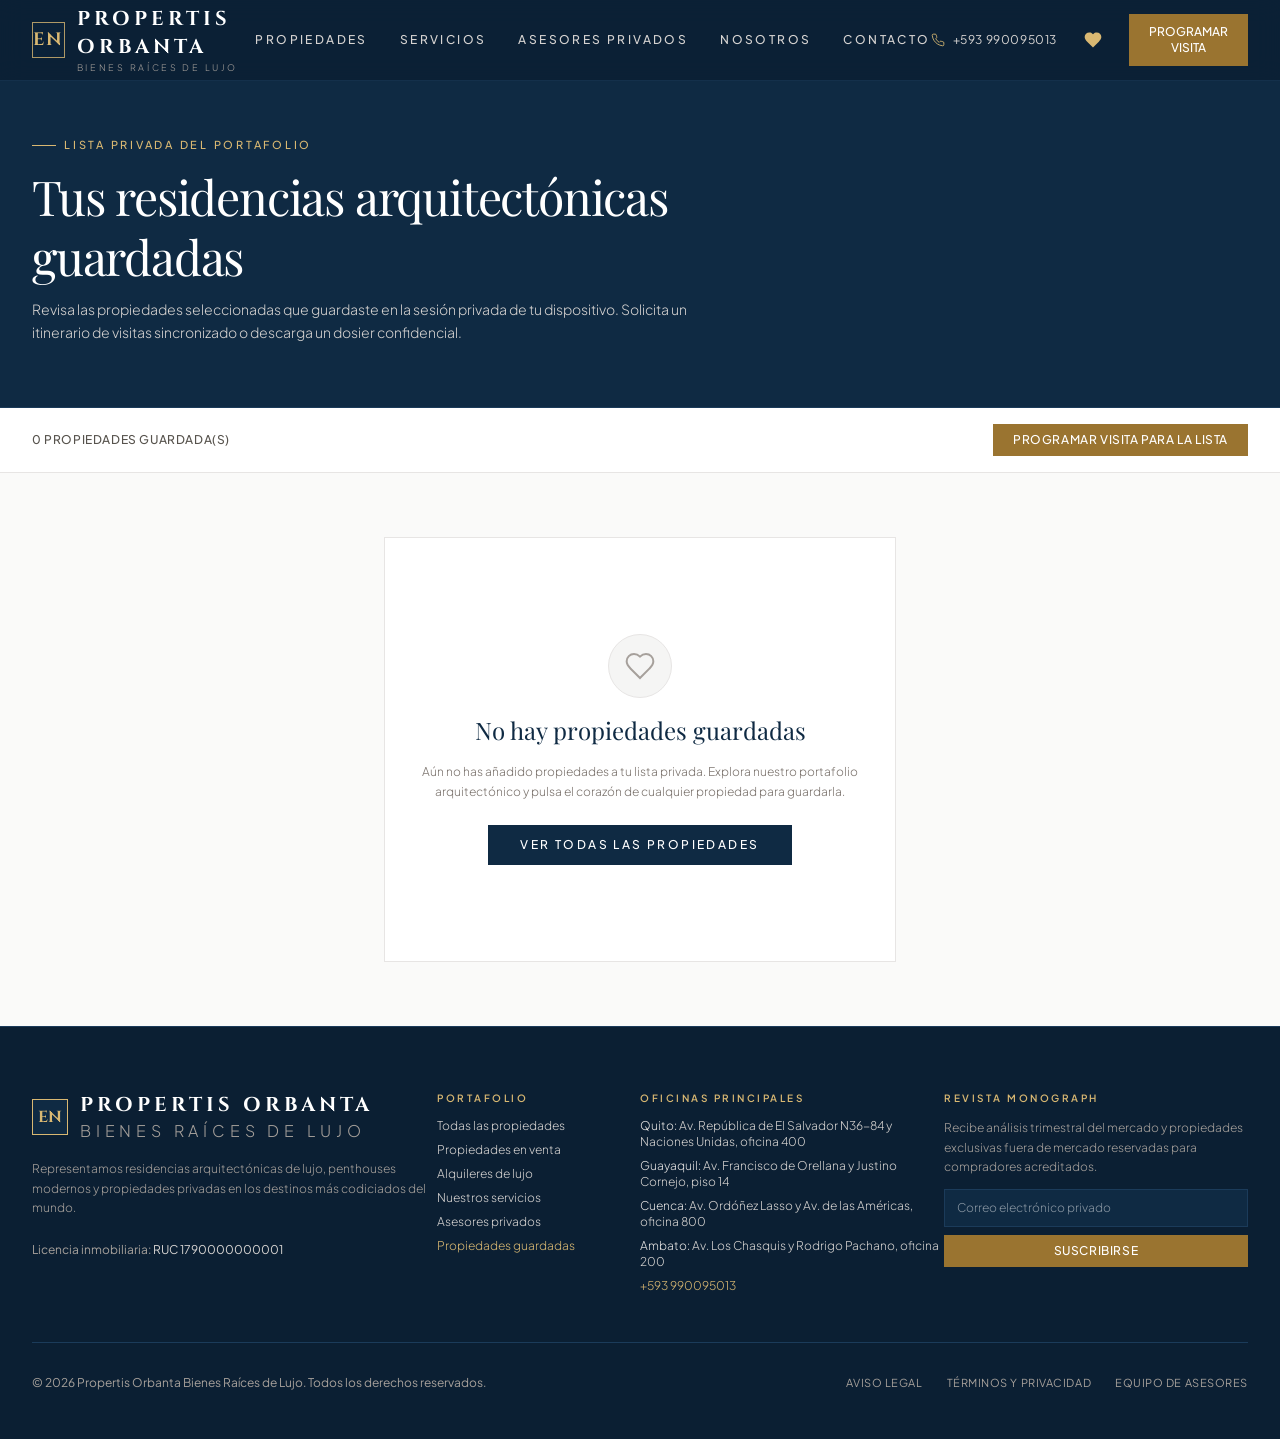
<file: favorites.html>
<!DOCTYPE html>
<html lang="es">
<head>
  <meta charset="UTF-8" />
  <meta name="viewport" content="width=device-width, initial-scale=1.0" />
  <title>Propiedades guardadas | Propertis Orbanta Bienes Raíces de Lujo</title>
  <meta name="description" content="Consulta y coordina visitas privadas a tu portafolio guardado de propiedades arquitectónicas y residencias de lujo." />

  <!-- Google Fonts -->
  <link rel="preconnect" href="https://fonts.googleapis.com" />
  <link rel="preconnect" href="https://fonts.gstatic.com" crossorigin />
  <link href="https://fonts.googleapis.com/css2?family=Cinzel:wght@400;500;600;700;800&family=Playfair+Display:ital,wght@0,400;0,500;0,600;0,700;1,400;1,500&family=Plus+Jakarta+Sans:ital,wght@0,300;0,400;0,500;0,600;0,700;1,400&display=swap" rel="stylesheet" />

  <!-- CSS Stylesheet -->
  <link rel="stylesheet" href="css/style.css" />
</head>
<body class="min-h-screen flex flex-col bg-stone-50 text-stone-900 font-sans selection:bg-amber-700 selection:text-white">

  <!-- NAVBAR -->
  <header id="main-navbar" class="fixed top-0 left-0 right-0 z-40 transition-all duration-300 bg-stone-950/80 backdrop-blur-md border-b border-stone-800/60">
    <div class="max-w-7xl mx-auto px-4 sm:px-6 lg:px-8">
      <div class="flex items-center justify-between h-20">
        <!-- Logo -->
        <a href="index.html" class="group flex items-center gap-3">
          <div class="w-9 h-9 border border-amber-400/80 flex items-center justify-center bg-stone-900/40 backdrop-blur-sm group-hover:border-amber-300 transition-colors">
            <span class="font-brand font-bold text-lg tracking-widest text-amber-400 group-hover:text-amber-300">
              EN
            </span>
          </div>
          <div class="flex flex-col">
            <span class="font-brand text-xl font-bold tracking-[0.2em] text-white uppercase group-hover:text-amber-300 transition-colors">
              Propertis Orbanta
            </span>
            <span class="text-[9px] uppercase tracking-[0.3em] text-stone-400 font-light -mt-0.5">
              Bienes Raíces de Lujo
            </span>
          </div>
        </a>

        <!-- Desktop Navigation -->
        <nav class="hidden lg:flex items-center gap-8">
          <a href="properties.html" class="text-xs uppercase tracking-[0.2em] font-medium transition-colors text-stone-300 hover:text-amber-400">
            Propiedades
          </a>
          <a href="services.html" class="text-xs uppercase tracking-[0.2em] font-medium transition-colors text-stone-300 hover:text-amber-400">
            Servicios
          </a>
          <a href="agents.html" class="whitespace-nowrap text-xs uppercase tracking-[0.2em] font-medium transition-colors text-stone-300 hover:text-amber-400">
            Asesores Privados
          </a>
          <a href="about.html" class="text-xs uppercase tracking-[0.2em] font-medium transition-colors text-stone-300 hover:text-amber-400">
            Nosotros
          </a>
          <a href="contact.html" class="text-xs uppercase tracking-[0.2em] font-medium transition-colors text-stone-300 hover:text-amber-400">
            Contacto
          </a>
        </nav>

        <!-- Right Actions -->
        <div class="flex items-center gap-4">
          <a href="tel:+593990095013" class="hidden xl:flex items-center gap-2 whitespace-nowrap text-xs text-stone-300 hover:text-amber-400 transition-colors tracking-wider">
            <svg class="w-3.5 h-3.5 text-amber-400" viewBox="0 0 24 24" fill="none" stroke="currentColor" stroke-width="1.5"><path d="M22 16.92v3a2 2 0 0 1-2.18 2 19.79 19.79 0 0 1-8.63-3.07 19.5 19.5 0 0 1-6-6 19.79 19.79 0 0 1-3.07-8.67A2 2 0 0 1 4.11 2h3a2 2 0 0 1 2 1.72 12.84 12.84 0 0 0 .7 2.81 2 2 0 0 1-.45 2.11L8.09 9.91a16 16 0 0 0 6 6l1.27-1.27a2 2 0 0 1 2.11-.45 12.84 12.84 0 0 0 2.81.7A2 2 0 0 1 22 16.92z"/></svg>
            <span>+593 990095013</span>
          </a>

          <!-- Saved Shortlist Button -->
          <button type="button" class="open-favorites-drawer-btn relative p-2.5 text-amber-400 transition-colors cursor-pointer" title="Ver propiedades guardadas">
            <svg class="w-5 h-5" viewBox="0 0 24 24" fill="currentColor"><path d="M19 14c1.49-1.46 3-3.21 3-5.5A5.5 5.5 0 0 0 16.5 3c-1.76 0-3 .5-4.5 2-1.5-1.5-2.74-2-4.5-2A5.5 5.5 0 0 0 2 8.5c0 2.3 1.5 4.05 3 5.5l7 7Z"/></svg>
            <span class="favorites-badge-count hidden absolute -top-0.5 -right-0.5 w-4 h-4 bg-amber-600 text-white rounded-full text-[10px] font-bold flex items-center justify-center">0</span>
          </button>

          <button type="button" class="open-schedule-modal-btn hidden sm:inline-flex items-center gap-2 px-5 py-2.5 bg-amber-700 hover:bg-amber-600 text-white text-xs uppercase tracking-[0.15em] font-medium transition-colors cursor-pointer">
            <span>Programar visita</span>
          </button>

          <button type="button" id="mobile-menu-open-btn" aria-label="Abrir menú de navegación" class="lg:hidden p-2 text-stone-300 hover:text-white cursor-pointer">
            <svg class="w-6 h-6" viewBox="0 0 24 24" fill="none" stroke="currentColor" stroke-width="2"><line x1="4" x2="20" y1="12" y2="12"/><line x1="4" x2="20" y1="6" y2="6"/><line x1="4" x2="20" y1="18" y2="18"/></svg>
          </button>
        </div>
      </div>
    </div>
  </header>

  <!-- MAIN CONTENT -->
  <main class="flex-1">
    <!-- PAGE HEADER -->
    <div class="bg-stone-900 text-white pt-32 pb-16 border-b border-stone-800">
      <div class="max-w-7xl mx-auto px-4 sm:px-6 lg:px-8">
        <div class="max-w-3xl space-y-3">
          <div class="inline-flex items-center gap-2 text-amber-400 text-[11px] uppercase tracking-[0.25em] font-medium">
            <span class="w-6 h-px bg-amber-400"></span>
            <span>Lista privada del portafolio</span>
          </div>
          <h1 class="font-serif text-3xl sm:text-4xl md:text-5xl font-normal tracking-tight text-white leading-tight">
            Tus residencias arquitectónicas guardadas
          </h1>
          <p class="text-xs sm:text-sm text-stone-300 font-light leading-relaxed max-w-2xl">
            Revisa las propiedades seleccionadas que guardaste en la sesión privada de tu dispositivo. Solicita un itinerario de visitas sincronizado o descarga un dosier confidencial.
          </p>
        </div>
      </div>
    </div>

    <!-- ACTION BAR -->
    <section class="py-4 bg-white border-b border-stone-200">
      <div class="max-w-7xl mx-auto px-4 sm:px-6 lg:px-8 flex flex-wrap items-center justify-between gap-4">
        <span id="favorites-page-count" class="text-xs uppercase tracking-wider text-stone-600 font-medium">
          0 propiedades guardadas
        </span>

        <div class="flex items-center gap-3">
          <button type="button" id="clear-all-favorites-page-btn" class="px-4 py-2 border border-stone-300 hover:border-red-600 hover:text-red-700 text-stone-600 text-xs uppercase tracking-wider transition-colors cursor-pointer">
            Vaciar lista
          </button>
          <button type="button" id="request-showing-shortlist-btn" class="open-schedule-modal-btn px-5 py-2 bg-amber-700 hover:bg-amber-600 text-white text-xs uppercase tracking-wider font-medium transition-colors cursor-pointer">
            Programar visita para la lista
          </button>
        </div>
      </div>
    </section>

    <!-- SHORTLIST GRID CONTAINER -->
    <div class="py-16 bg-stone-50">
      <div class="max-w-7xl mx-auto px-4 sm:px-6 lg:px-8">
        <!-- Rendered by JS -->
        <div id="favorites-page-grid" class="grid grid-cols-1 md:grid-cols-2 lg:grid-cols-3 gap-8"></div>

        <!-- Empty State -->
        <div id="favorites-page-empty" class="hidden text-center py-24 bg-white border border-stone-200 p-8 max-w-lg mx-auto space-y-4">
          <div class="w-16 h-16 rounded-full bg-stone-100 border border-stone-200 flex items-center justify-center text-stone-400 mx-auto">
            <svg class="w-8 h-8" viewBox="0 0 24 24" fill="none" stroke="currentColor" stroke-width="1.5"><path d="M19 14c1.49-1.46 3-3.21 3-5.5A5.5 5.5 0 0 0 16.5 3c-1.76 0-3 .5-4.5 2-1.5-1.5-2.74-2-4.5-2A5.5 5.5 0 0 0 2 8.5c0 2.3 1.5 4.05 3 5.5l7 7Z"/></svg>
          </div>
          <h3 class="font-serif text-2xl text-stone-900 font-normal">No hay propiedades guardadas</h3>
          <p class="text-xs text-stone-500 font-light leading-relaxed">
            Aún no has añadido propiedades a tu lista privada. Explora nuestro portafolio arquitectónico y pulsa el corazón de cualquier propiedad para guardarla.
          </p>
          <div class="pt-2">
            <a href="properties.html" class="inline-block px-8 py-3 bg-stone-900 hover:bg-amber-700 text-white text-xs uppercase tracking-[0.2em] font-medium transition-colors">
              Ver todas las propiedades
            </a>
          </div>
        </div>
      </div>
    </div>
  </main>

  <!-- FOOTER -->
  <footer class="bg-stone-950 text-stone-300 pt-16 pb-12 border-t border-stone-800">
    <div class="max-w-7xl mx-auto px-4 sm:px-6 lg:px-8">
      <div class="grid grid-cols-1 md:grid-cols-2 lg:grid-cols-12 gap-10 pb-12 border-b border-stone-800">
        <div class="lg:col-span-4 space-y-4">
          <a href="index.html" class="inline-flex items-center gap-3">
            <div class="w-9 h-9 border border-amber-400 flex items-center justify-center bg-stone-900">
              <span class="font-brand font-bold text-amber-400 text-base">EN</span>
            </div>
            <div>
              <span class="font-brand text-xl font-bold tracking-[0.2em] text-white uppercase block">Propertis Orbanta</span>
              <span class="text-[8px] uppercase tracking-[0.3em] text-stone-400 font-light block">Bienes Raíces de Lujo</span>
            </div>
          </a>
          <p class="text-xs text-stone-400 font-light leading-relaxed">
            Representamos residencias arquitectónicas de lujo, penthouses modernos y propiedades privadas en los destinos más codiciados del mundo.
          </p>
          <div class="pt-2 text-xs text-stone-400">
            <p>Licencia inmobiliaria: <strong class="text-stone-300 font-normal">RUC 1790000000001</strong></p>
          </div>
        </div>

        <div class="lg:col-span-2 space-y-3">
          <span class="text-[10px] uppercase tracking-[0.25em] text-amber-400 font-semibold block">Portafolio</span>
          <ul class="space-y-2 text-xs font-light">
            <li><a href="properties.html" class="hover:text-white transition-colors">Todas las propiedades</a></li>
            <li><a href="properties.html?status=for-sale" class="hover:text-white transition-colors">Propiedades en venta</a></li>
            <li><a href="properties.html?status=for-rent" class="hover:text-white transition-colors">Alquileres de lujo</a></li>
            <li><a href="services.html" class="hover:text-white transition-colors">Nuestros servicios</a></li>
            <li><a href="agents.html" class="hover:text-white transition-colors">Asesores privados</a></li>
            <li><a href="favorites.html" class="text-amber-400 hover:text-white transition-colors">Propiedades guardadas</a></li>
          </ul>
        </div>

        <div class="lg:col-span-3 space-y-3">
          <span class="text-[10px] uppercase tracking-[0.25em] text-amber-400 font-semibold block">Oficinas principales</span>
          <ul class="space-y-2 text-xs font-light">
            <li><span class="text-stone-200">Quito:</span> Av. República de El Salvador N36-84 y Naciones Unidas, oficina 400</li>
            <li><span class="text-stone-200">Guayaquil:</span> Av. Francisco de Orellana y Justino Cornejo, piso 14</li>
            <li><span class="text-stone-200">Cuenca:</span> Av. Ordóñez Lasso y Av. de las Américas, oficina 800</li>
            <li><span class="text-stone-200">Ambato:</span> Av. Los Chasquis y Rodrigo Pachano, oficina 200</li>
            <li class="pt-1"><a href="tel:+593990095013" class="text-amber-400 hover:text-amber-300">+593 990095013</a></li>
          </ul>
        </div>

        <div class="lg:col-span-3 space-y-3">
          <span class="text-[10px] uppercase tracking-[0.25em] text-amber-400 font-semibold block">Revista Monograph</span>
          <p class="text-xs text-stone-400 font-light leading-relaxed">
            Recibe análisis trimestral del mercado y propiedades exclusivas fuera de mercado reservadas para compradores acreditados.
          </p>
          <form onsubmit="event.preventDefault(); showToast('Te suscribiste a la revista Monograph.', 'check'); this.reset();" class="space-y-2">
            <input type="email" placeholder="Correo electrónico privado" required class="w-full bg-stone-900 border border-stone-800 text-white text-xs px-3 py-2.5 focus:outline-none focus:border-amber-500 font-light" />
            <button type="submit" class="w-full bg-amber-700 hover:bg-amber-600 text-white text-xs uppercase tracking-wider py-2 transition-colors font-medium">Suscribirse</button>
          </form>
        </div>
      </div>

      <div class="pt-8 flex flex-col md:flex-row items-center justify-between text-xs text-stone-400 gap-4">
        <p>&copy; 2026 Propertis Orbanta Bienes Raíces de Lujo. Todos los derechos reservados.</p>
        <div class="flex items-center gap-6 text-[11px] uppercase tracking-wider">
          <a href="about.html" class="hover:text-stone-200 transition-colors">Aviso legal</a>
          <a href="contact.html" class="hover:text-stone-200 transition-colors">Términos y privacidad</a>
          <a href="agents.html" class="hover:text-stone-200 transition-colors">Equipo de asesores</a>
        </div>
      </div>
    </div>
  </footer>

  <!-- FAVORITES DRAWER OVERLAY -->
  <div id="favorites-drawer" class="hidden fixed inset-0 z-50 overflow-hidden">
    <div class="drawer-backdrop absolute inset-0 bg-stone-950/70 backdrop-blur-sm"></div>
    <div class="absolute inset-y-0 right-0 max-w-full flex pl-10">
      <div class="drawer-panel w-screen max-w-md bg-stone-50 border-l border-stone-200 shadow-2xl flex flex-col translate-x-full transition-transform duration-300">
        <div class="p-6 bg-stone-900 text-white flex items-center justify-between border-b border-stone-800">
          <div class="flex items-center gap-2">
            <svg class="w-4 h-4 text-amber-400" viewBox="0 0 24 24" fill="currentColor"><path d="M19 14c1.49-1.46 3-3.21 3-5.5A5.5 5.5 0 0 0 16.5 3c-1.76 0-3 .5-4.5 2-1.5-1.5-2.74-2-4.5-2A5.5 5.5 0 0 0 2 8.5c0 2.3 1.5 4.05 3 5.5l7 7Z"/></svg>
            <h3 class="font-serif text-lg text-white font-medium">Propiedades guardadas <span class="favorites-text-count">(0)</span></h3>
          </div>
          <button type="button" id="close-favorites-drawer-btn" class="p-1 text-stone-400 hover:text-white transition-colors cursor-pointer">
            <svg class="w-5 h-5" viewBox="0 0 24 24" fill="none" stroke="currentColor" stroke-width="1.5"><path d="M18 6 6 18"/><path d="m6 6 12 12"/></svg>
          </button>
        </div>

        <div id="drawer-favorites-list" class="flex-1 overflow-y-auto p-6 space-y-4"></div>

        <div id="drawer-favorites-empty" class="flex-1 flex flex-col items-center justify-center p-6 text-center text-stone-500">
          <div class="w-12 h-12 rounded-full border border-stone-300 flex items-center justify-center text-stone-400 mb-3">
            <svg class="w-6 h-6" viewBox="0 0 24 24" fill="none" stroke="currentColor" stroke-width="1.5"><path d="M19 14c1.49-1.46 3-3.21 3-5.5A5.5 5.5 0 0 0 16.5 3c-1.76 0-3 .5-4.5 2-1.5-1.5-2.74-2-4.5-2A5.5 5.5 0 0 0 2 8.5c0 2.3 1.5 4.05 3 5.5l7 7Z"/></svg>
          </div>
          <p class="font-serif text-stone-900 text-base mb-1">No hay propiedades guardadas</p>
          <p class="text-xs font-light max-w-xs">Pulsa el corazón de cualquier propiedad para añadirla a tu lista privada.</p>
        </div>

        <div id="drawer-favorites-footer" class="p-6 bg-white border-t border-stone-200 space-y-3">
          <a href="favorites.html" class="block w-full py-2.5 bg-amber-700 hover:bg-amber-600 text-white text-xs uppercase tracking-wider font-medium text-center transition-colors">
            Ver todas las propiedades guardadas
          </a>
          <button type="button" id="clear-drawer-favorites-btn" class="w-full text-center text-xs text-stone-500 hover:text-stone-900 uppercase tracking-wider transition-colors cursor-pointer">
            Vaciar lista
          </button>
        </div>
      </div>
    </div>
  </div>

  <!-- SCHEDULE VIEWING MODAL -->
  <div id="schedule-viewing-modal" class="hidden fixed inset-0 z-50 flex items-center justify-center p-4">
    <div class="modal-backdrop absolute inset-0 bg-stone-950/80 backdrop-blur-sm"></div>
    <div class="relative bg-white border border-stone-200 shadow-2xl max-w-lg w-full p-6 sm:p-8 z-10 max-h-[90vh] overflow-y-auto">
      <div class="flex items-start justify-between mb-6 pb-4 border-b border-stone-100">
        <div>
          <span class="text-[10px] uppercase tracking-[0.25em] text-amber-800 font-semibold block">Itinerario confidencial</span>
          <h3 class="font-serif text-2xl text-stone-900 font-normal mt-0.5">Programar visita privada</h3>
        </div>
        <button type="button" id="close-schedule-modal-btn" class="text-stone-400 hover:text-stone-900 cursor-pointer">
          <svg class="w-5 h-5" viewBox="0 0 24 24" fill="none" stroke="currentColor" stroke-width="1.5"><path d="M18 6 6 18"/><path d="m6 6 12 12"/></svg>
        </button>
      </div>

      <form id="schedule-viewing-form" class="space-y-4">
        <div>
          <label class="block text-xs uppercase tracking-wider text-stone-600 font-medium mb-1.5">Propiedad seleccionada</label>
          <select name="property_select" class="w-full bg-stone-50 border border-stone-200 text-stone-900 px-3 py-2 text-xs font-light focus:outline-none focus:border-amber-700"></select>
        </div>
        <div class="grid grid-cols-1 sm:grid-cols-2 gap-4">
          <div>
            <label class="block text-xs uppercase tracking-wider text-stone-600 font-medium mb-1.5">Fecha de visita *</label>
            <input type="date" name="viewing_date" required class="w-full bg-stone-50 border border-stone-200 text-stone-900 px-3 py-2 text-xs font-light focus:outline-none focus:border-amber-700" />
          </div>
          <div>
            <label class="block text-xs uppercase tracking-wider text-stone-600 font-medium mb-1.5">Horario preferido</label>
            <select name="viewing_time" class="w-full bg-stone-50 border border-stone-200 text-stone-900 px-3 py-2 text-xs font-light focus:outline-none focus:border-amber-700">
              <option value="morning">Mañana (10:00 – 12:00)</option>
              <option value="afternoon">Tarde (13:00 – 16:00)</option>
              <option value="sunset">Atardecer (17:00 – 19:00)</option>
            </select>
          </div>
        </div>
        <div>
          <label class="block text-xs uppercase tracking-wider text-stone-600 font-medium mb-1.5">Nombre legal completo *</label>
          <input type="text" name="client_name" required placeholder="Nombre legal completo o razón social" class="w-full bg-stone-50 border border-stone-200 text-stone-900 px-3 py-2 text-xs font-light focus:outline-none focus:border-amber-700" />
        </div>
        <div class="grid grid-cols-1 sm:grid-cols-2 gap-4">
          <div>
            <label class="block text-xs uppercase tracking-wider text-stone-600 font-medium mb-1.5">Correo electrónico *</label>
            <input type="email" name="client_email" required placeholder="nombre@dominio.com" class="w-full bg-stone-50 border border-stone-200 text-stone-900 px-3 py-2 text-xs font-light focus:outline-none focus:border-amber-700" />
          </div>
          <div>
            <label class="block text-xs uppercase tracking-wider text-stone-600 font-medium mb-1.5">Teléfono *</label>
            <input type="tel" name="client_phone" required placeholder="+593 99 000 0000" class="w-full bg-stone-50 border border-stone-200 text-stone-900 px-3 py-2 text-xs font-light focus:outline-none focus:border-amber-700" />
          </div>
        </div>
        <button type="submit" class="w-full py-3 bg-stone-900 hover:bg-amber-700 text-white text-xs uppercase tracking-[0.2em] font-medium transition-colors">
          Enviar solicitud de visita
        </button>
      </form>

      <div id="schedule-modal-success" class="hidden text-center py-6 space-y-4">
        <div class="w-12 h-12 bg-amber-50 text-amber-800 rounded-full flex items-center justify-center mx-auto">
          <svg class="w-6 h-6" viewBox="0 0 24 24" fill="none" stroke="currentColor" stroke-width="2"><path d="M20 6 9 17l-5-5"/></svg>
        </div>
        <h4 class="font-serif text-xl text-stone-900">Solicitud de visita recibida</h4>
        <p class="text-xs text-stone-600 font-light max-w-sm mx-auto leading-relaxed">
          Tu consulta privada fue asignada directamente a nuestro socio director. Confirmaremos la autorización de seguridad en un plazo de 4 horas.
        </p>
        <button type="button" id="schedule-modal-reset-btn" class="px-6 py-2 bg-stone-900 text-white text-xs uppercase tracking-wider">
          Cerrar
        </button>
      </div>
    </div>
  </div>

  <!-- MOBILE MENU OVERLAY -->
  <div id="mobile-menu-overlay" class="hidden fixed inset-0 z-50 lg:hidden">
    <div class="absolute inset-0 bg-stone-950/80 backdrop-blur-md"></div>
    <div class="relative w-full max-w-sm bg-stone-950 h-full p-6 text-white flex flex-col justify-between overflow-y-auto border-r border-stone-800">
      <div>
        <div class="flex items-center justify-between pb-6 border-b border-stone-800">
          <div class="flex items-center gap-2.5">
            <div class="w-8 h-8 border border-amber-400 flex items-center justify-center bg-stone-900">
              <span class="font-brand font-bold text-amber-400 text-sm">EN</span>
            </div>
            <span class="font-brand font-bold tracking-[0.2em] text-sm uppercase text-white">Propertis Orbanta</span>
          </div>
          <button type="button" id="mobile-menu-close-btn" class="p-2 text-stone-400 hover:text-white cursor-pointer">
            <svg class="w-5 h-5" viewBox="0 0 24 24" fill="none" stroke="currentColor" stroke-width="2"><path d="M18 6 6 18"/><path d="m6 6 12 12"/></svg>
          </button>
        </div>

        <nav class="py-6 space-y-4 text-sm font-medium uppercase tracking-[0.15em]">
          <a href="index.html" class="block text-stone-300 hover:text-white py-1">Inicio</a>
          <a href="properties.html" class="block text-stone-300 hover:text-white py-1">Propiedades</a>
          <a href="services.html" class="block text-stone-300 hover:text-white py-1">Servicios</a>
          <a href="agents.html" class="block text-stone-300 hover:text-white py-1">Asesores privados</a>
          <a href="about.html" class="block text-stone-300 hover:text-white py-1">Nosotros</a>
          <a href="contact.html" class="block text-stone-300 hover:text-white py-1">Contacto y salones</a>
          <a href="favorites.html" class="block text-amber-400 py-1">Propiedades guardadas <span class="favorites-text-count text-amber-400">(0)</span></a>
        </nav>
      </div>

      <div class="pt-6 border-t border-stone-800 space-y-4">
        <a href="tel:+593990095013" class="text-xs text-stone-300 block tracking-wider">Línea directa: +593 990095013</a>
        <button type="button" class="open-schedule-modal-btn w-full py-3 bg-amber-700 hover:bg-amber-600 text-white text-xs uppercase tracking-[0.2em] font-medium transition-colors">
          Programar visita
        </button>
      </div>
    </div>
  </div>

  <!-- SCRIPTS -->
  <script src="js/config.js"></script>
  <script src="js/data.js"></script>
  <script src="js/script.js"></script>
</body>
</html>
</file>
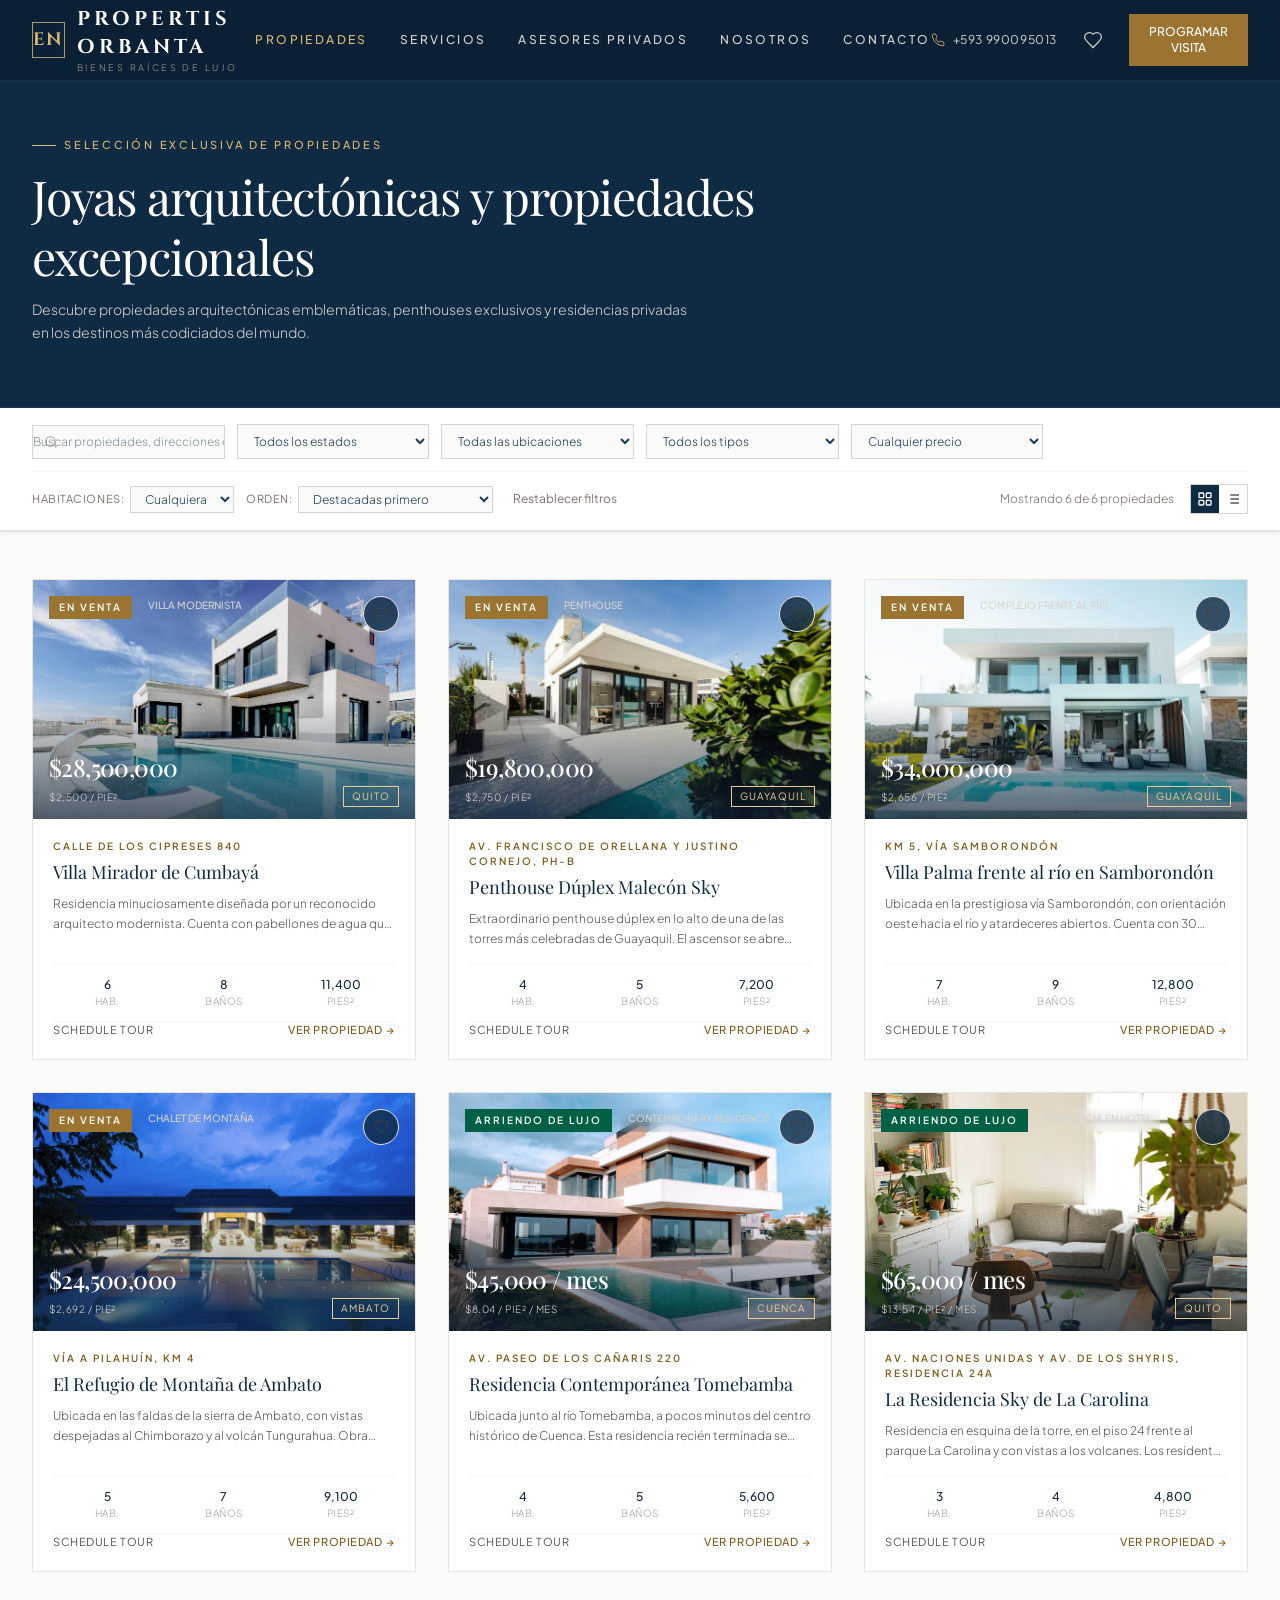
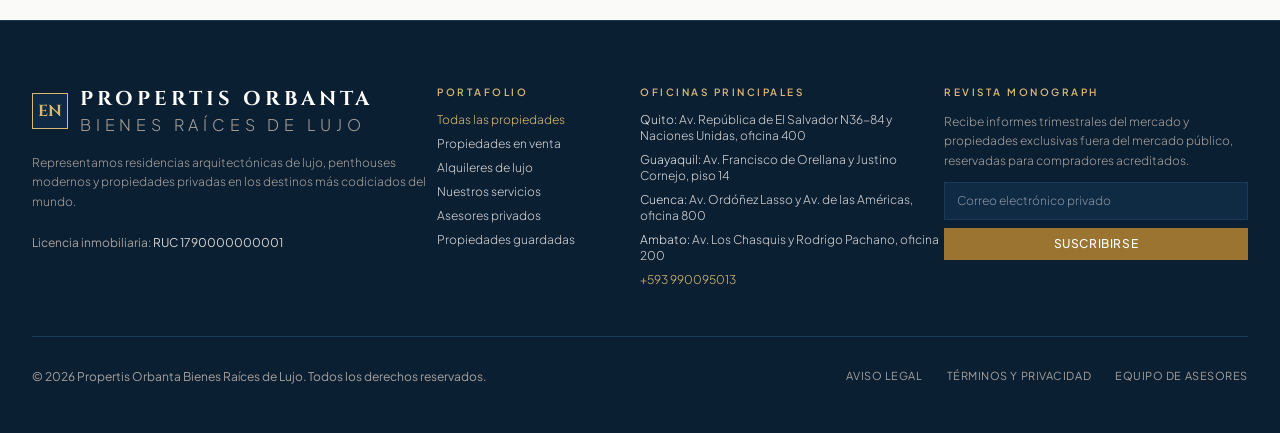
<file: properties.html>
<!DOCTYPE html>
<html lang="es">
<head>
  <meta charset="UTF-8" />
  <meta name="viewport" content="width=device-width, initial-scale=1.0" />
  <title>Propiedades exclusivas | Propertis Orbanta Bienes Raíces de Lujo</title>
  <meta name="description" content="Descubre propiedades arquitectónicas emblemáticas, penthouses exclusivos y residencias privadas en los destinos más codiciados del mundo." />

  <!-- Google Fonts -->
  <link rel="preconnect" href="https://fonts.googleapis.com" />
  <link rel="preconnect" href="https://fonts.gstatic.com" crossorigin />
  <link href="https://fonts.googleapis.com/css2?family=Cinzel:wght@400;500;600;700;800&family=Playfair+Display:ital,wght@0,400;0,500;0,600;0,700;1,400;1,500&family=Plus+Jakarta+Sans:ital,wght@0,300;0,400;0,500;0,600;0,700;1,400&display=swap" rel="stylesheet" />

  <!-- CSS Stylesheet -->
  <link rel="stylesheet" href="css/style.css" />
</head>
<body class="min-h-screen flex flex-col bg-stone-50 text-stone-900 font-sans selection:bg-amber-700 selection:text-white">

  <!-- NAVBAR -->
  <header id="main-navbar" class="fixed top-0 left-0 right-0 z-40 transition-all duration-300 bg-stone-950/80 backdrop-blur-md border-b border-stone-800/60">
    <div class="max-w-7xl mx-auto px-4 sm:px-6 lg:px-8">
      <div class="flex items-center justify-between h-20">
        <!-- Logo -->
        <a href="index.html" class="group flex items-center gap-3">
          <div class="w-9 h-9 border border-amber-400/80 flex items-center justify-center bg-stone-900/40 backdrop-blur-sm group-hover:border-amber-300 transition-colors">
            <span class="font-brand font-bold text-lg tracking-widest text-amber-400 group-hover:text-amber-300">
              EN
            </span>
          </div>
          <div class="flex flex-col">
            <span class="font-brand text-xl font-bold tracking-[0.2em] text-white uppercase group-hover:text-amber-300 transition-colors">
              Propertis Orbanta
            </span>
            <span class="text-[9px] uppercase tracking-[0.3em] text-stone-400 font-light -mt-0.5">
              Bienes Raíces de Lujo
            </span>
          </div>
        </a>

        <!-- Desktop Navigation -->
        <nav class="hidden lg:flex items-center gap-8">
          <a href="properties.html" class="text-xs uppercase tracking-[0.2em] font-medium transition-colors text-amber-400">
            Propiedades
          </a>
          <a href="services.html" class="text-xs uppercase tracking-[0.2em] font-medium transition-colors text-stone-300 hover:text-amber-400">
            Servicios
          </a>
          <a href="agents.html" class="whitespace-nowrap text-xs uppercase tracking-[0.2em] font-medium transition-colors text-stone-300 hover:text-amber-400">
            Asesores Privados
          </a>
          <a href="about.html" class="text-xs uppercase tracking-[0.2em] font-medium transition-colors text-stone-300 hover:text-amber-400">
            Nosotros
          </a>
          <a href="contact.html" class="text-xs uppercase tracking-[0.2em] font-medium transition-colors text-stone-300 hover:text-amber-400">
            Contacto
          </a>
        </nav>

        <!-- Right Actions -->
        <div class="flex items-center gap-4">
          <a href="tel:+593990095013" class="hidden xl:flex items-center gap-2 whitespace-nowrap text-xs text-stone-300 hover:text-amber-400 transition-colors tracking-wider">
            <svg class="w-3.5 h-3.5 text-amber-400" viewBox="0 0 24 24" fill="none" stroke="currentColor" stroke-width="1.5"><path d="M22 16.92v3a2 2 0 0 1-2.18 2 19.79 19.79 0 0 1-8.63-3.07 19.5 19.5 0 0 1-6-6 19.79 19.79 0 0 1-3.07-8.67A2 2 0 0 1 4.11 2h3a2 2 0 0 1 2 1.72 12.84 12.84 0 0 0 .7 2.81 2 2 0 0 1-.45 2.11L8.09 9.91a16 16 0 0 0 6 6l1.27-1.27a2 2 0 0 1 2.11-.45 12.84 12.84 0 0 0 2.81.7A2 2 0 0 1 22 16.92z"/></svg>
            <span>+593 990095013</span>
          </a>

          <!-- Botón de propiedades guardadas -->
          <button type="button" class="open-favorites-drawer-btn relative p-2.5 text-stone-300 hover:text-amber-400 transition-colors cursor-pointer" title="Ver propiedades guardadas">
            <svg class="w-5 h-5" viewBox="0 0 24 24" fill="none" stroke="currentColor" stroke-width="1.5"><path d="M19 14c1.49-1.46 3-3.21 3-5.5A5.5 5.5 0 0 0 16.5 3c-1.76 0-3 .5-4.5 2-1.5-1.5-2.74-2-4.5-2A5.5 5.5 0 0 0 2 8.5c0 2.3 1.5 4.05 3 5.5l7 7Z"/></svg>
            <span class="favorites-badge-count hidden absolute -top-0.5 -right-0.5 w-4 h-4 bg-amber-600 text-white rounded-full text-[10px] font-bold flex items-center justify-center">0</span>
          </button>

          <button type="button" class="open-schedule-modal-btn hidden sm:inline-flex items-center gap-2 px-5 py-2.5 bg-amber-700 hover:bg-amber-600 text-white text-xs uppercase tracking-[0.15em] font-medium transition-colors cursor-pointer">
            <span>Programar visita</span>
          </button>

          <button type="button" id="mobile-menu-open-btn" class="lg:hidden p-2 text-stone-300 hover:text-white cursor-pointer" aria-label="Abrir menú de navegación">
            <svg class="w-6 h-6" viewBox="0 0 24 24" fill="none" stroke="currentColor" stroke-width="2"><line x1="4" x2="20" y1="12" y2="12"/><line x1="4" x2="20" y1="6" y2="6"/><line x1="4" x2="20" y1="18" y2="18"/></svg>
          </button>
        </div>
      </div>
    </div>
  </header>

  <!-- MAIN CONTENT -->
  <main class="flex-1">
    <!-- PAGE HEADER BANNER -->
    <div class="bg-stone-900 text-white pt-32 pb-16 border-b border-stone-800">
      <div class="max-w-7xl mx-auto px-4 sm:px-6 lg:px-8">
        <div class="max-w-3xl space-y-3">
          <div class="inline-flex items-center gap-2 text-amber-400 text-[11px] uppercase tracking-[0.25em] font-medium">
            <span class="w-6 h-px bg-amber-400"></span>
            <span>Selección exclusiva de propiedades</span>
          </div>
          <h1 class="font-serif text-3xl sm:text-4xl md:text-5xl font-normal tracking-tight text-white leading-tight">
            Joyas arquitectónicas y propiedades excepcionales
          </h1>
          <p class="text-xs sm:text-sm text-stone-300 font-light leading-relaxed max-w-2xl">
            Descubre propiedades arquitectónicas emblemáticas, penthouses exclusivos y residencias privadas en los destinos más codiciados del mundo.
          </p>
        </div>
      </div>
    </div>

    <!-- FILTER CONTROLS BAR -->
    <section class="sticky top-20 z-30 bg-white/95 backdrop-blur-md border-b border-stone-200 shadow-sm py-4">
      <div class="max-w-7xl mx-auto px-4 sm:px-6 lg:px-8">
        <!-- Fila 1: búsqueda y filtros principales -->
        <div class="grid grid-cols-1 sm:grid-cols-2 md:grid-cols-4 lg:grid-cols-6 gap-3 items-center">
          <!-- Búsqueda por palabras clave -->
          <div class="relative sm:col-span-2">
            <input
              type="text"
              id="filter-search"
              placeholder="Buscar propiedades, direcciones o arquitectos..."
              class="w-full bg-stone-50 border border-stone-300 text-stone-900 pl-9 pr-3 py-2 text-xs font-light focus:outline-none focus:border-amber-700"
            />
            <svg class="w-3.5 h-3.5 text-stone-400 absolute left-3 top-1/2 -translate-y-1/2" viewBox="0 0 24 24" fill="none" stroke="currentColor" stroke-width="2"><circle cx="11" cy="11" r="8"/><path d="m21 21-4.3-4.3"/></svg>
          </div>

          <!-- Filtro por estado -->
          <div>
            <select id="filter-status" class="w-full bg-stone-50 border border-stone-300 text-stone-800 px-3 py-2 text-xs font-light focus:outline-none focus:border-amber-700">
              <option value="all">Todos los estados</option>
              <option value="for-sale">En venta</option>
              <option value="for-rent">Alquiler de lujo</option>
            </select>
          </div>

          <!-- Filtro por ubicación -->
          <div>
            <select id="filter-location" class="w-full bg-stone-50 border border-stone-300 text-stone-800 px-3 py-2 text-xs font-light focus:outline-none focus:border-amber-700">
              <option value="all">Todas las ubicaciones</option>
              <option value="Quito">Quito</option>
              <option value="Guayaquil">Guayaquil</option>
              <option value="Cuenca">Cuenca</option>
              <option value="Ambato">Ambato</option>
            </select>
          </div>

          <!-- Filtro por tipo de propiedad -->
          <div>
            <select id="filter-type" class="w-full bg-stone-50 border border-stone-300 text-stone-800 px-3 py-2 text-xs font-light focus:outline-none focus:border-amber-700">
              <option value="all">Todos los tipos</option>
              <option value="Modern Mansion">Mansión moderna</option>
              <option value="Modernist Villa">Villa modernista</option>
              <option value="Trophy Penthouse">Penthouse exclusivo</option>
              <option value="Waterfront Compound">Complejo frente al río</option>
              <option value="Alpine Chalet">Chalet de montaña</option>
              <option value="Historic Loft">Loft histórico</option>
            </select>
          </div>

          <!-- Filtro por rango de precio -->
          <div>
            <select id="filter-price" class="w-full bg-stone-50 border border-stone-300 text-stone-800 px-3 py-2 text-xs font-light focus:outline-none focus:border-amber-700">
              <option value="all">Cualquier precio</option>
              <option value="under-15m">Menos de $15 millones</option>
              <option value="15m-25m">$15M – $25M</option>
              <option value="25m-40m">$25M – $40M</option>
              <option value="above-40m">Más de $40 millones</option>
            </select>
          </div>
        </div>

        <!-- Fila 2: filtros adicionales, orden y vista -->
        <div class="mt-3 pt-3 border-t border-stone-100 flex flex-wrap items-center justify-between gap-4 text-xs">
          <div class="flex items-center gap-3">
            <!-- Filtro por habitaciones -->
            <div class="flex items-center gap-1.5">
              <span class="text-[11px] uppercase tracking-wider text-stone-500">Habitaciones:</span>
              <select id="filter-beds" class="bg-stone-50 border border-stone-300 text-stone-800 px-2.5 py-1 text-xs font-light focus:outline-none">
                <option value="all">Cualquiera</option>
                <option value="4">4 o más</option>
                <option value="5">5 o más</option>
                <option value="6">6 o más</option>
              </select>
            </div>

            <!-- Ordenar por -->
            <div class="flex items-center gap-1.5">
              <span class="text-[11px] uppercase tracking-wider text-stone-500">Orden:</span>
              <select id="filter-sort" class="bg-stone-50 border border-stone-300 text-stone-800 px-2.5 py-1 text-xs font-light focus:outline-none">
                <option value="featured">Destacadas primero</option>
                <option value="price-desc">Precio: de mayor a menor</option>
                <option value="price-asc">Precio: de menor a mayor</option>
                <option value="area-desc">Mayor superficie</option>
                <option value="newest">Construcción más reciente</option>
              </select>
            </div>

            <button type="button" id="reset-filters-btn" class="text-stone-500 hover:text-amber-800 underline cursor-pointer ml-2">
              Restablecer filtros
            </button>
          </div>

          <div class="flex items-center gap-4">
            <!-- Cantidad de resultados -->
            <span id="properties-count-display" class="text-stone-500 font-light">Se muestran 12 de 12 propiedades</span>

            <!-- View Toggle -->
            <div class="inline-flex border border-stone-300">
              <button type="button" id="view-mode-grid-btn" class="p-1.5 bg-stone-900 text-white cursor-pointer" title="Vista de cuadrícula" aria-label="Vista de cuadrícula">
                <svg class="w-4 h-4" viewBox="0 0 24 24" fill="none" stroke="currentColor" stroke-width="2"><rect width="7" height="7" x="3" y="3" rx="1"/><rect width="7" height="7" x="14" y="3" rx="1"/><rect width="7" height="7" x="14" y="14" rx="1"/><rect width="7" height="7" x="3" y="14" rx="1"/></svg>
              </button>
              <button type="button" id="view-mode-list-btn" class="p-1.5 bg-white text-stone-700 hover:bg-stone-100 cursor-pointer" title="Vista de lista" aria-label="Vista de lista">
                <svg class="w-4 h-4" viewBox="0 0 24 24" fill="none" stroke="currentColor" stroke-width="2"><line x1="8" x2="21" y1="6" y2="6"/><line x1="8" x2="21" y1="12" y2="12"/><line x1="8" x2="21" y1="18" y2="18"/><line x1="3" x2="3.01" y1="6" y2="6"/><line x1="3" x2="3.01" y1="12" y2="12"/><line x1="3" x2="3.01" y1="18" y2="18"/></svg>
              </button>
            </div>
          </div>
        </div>
      </div>
    </section>

    <!-- PROPERTIES CATALOG CONTAINER -->
    <div class="py-12 bg-stone-50">
      <div class="max-w-7xl mx-auto px-4 sm:px-6 lg:px-8">
        <!-- Rendered by JS -->
        <div id="properties-catalog-grid" class="grid grid-cols-1 md:grid-cols-2 lg:grid-cols-3 gap-8"></div>

        <!-- Empty State -->
        <div id="properties-empty-state" class="hidden text-center py-20 bg-white border border-stone-200 p-8 max-w-lg mx-auto space-y-4">
          <div class="w-16 h-16 rounded-full bg-stone-100 border border-stone-200 flex items-center justify-center text-stone-400 mx-auto">
            <svg class="w-8 h-8" viewBox="0 0 24 24" fill="none" stroke="currentColor" stroke-width="1.5"><circle cx="11" cy="11" r="8"/><path d="m21 21-4.3-4.3"/></svg>
          </div>
          <h3 class="font-serif text-2xl text-stone-900 font-normal">No hay propiedades que coincidan</h3>
          <p class="text-xs text-stone-500 font-light leading-relaxed">
            No encontramos propiedades disponibles que coincidan con tus filtros. Amplía los criterios de búsqueda o restablece todos los filtros.
          </p>
          <button type="button" id="empty-reset-filters-btn" class="px-6 py-2.5 bg-stone-900 hover:bg-amber-700 text-white text-xs uppercase tracking-wider transition-colors cursor-pointer">
            Restablecer todos los filtros
          </button>
        </div>
      </div>
    </div>
  </main>

  <!-- FOOTER -->
  <footer class="bg-stone-950 text-stone-300 pt-16 pb-12 border-t border-stone-800">
    <div class="max-w-7xl mx-auto px-4 sm:px-6 lg:px-8">
      <div class="grid grid-cols-1 md:grid-cols-2 lg:grid-cols-12 gap-10 pb-12 border-b border-stone-800">
        <div class="lg:col-span-4 space-y-4">
          <a href="index.html" class="inline-flex items-center gap-3">
            <div class="w-9 h-9 border border-amber-400 flex items-center justify-center bg-stone-900">
              <span class="font-brand font-bold text-amber-400 text-base">EN</span>
            </div>
            <div>
              <span class="font-brand text-xl font-bold tracking-[0.2em] text-white uppercase block">Propertis Orbanta</span>
              <span class="text-[8px] uppercase tracking-[0.3em] text-stone-400 font-light block">Bienes Raíces de Lujo</span>
            </div>
          </a>
          <p class="text-xs text-stone-400 font-light leading-relaxed">
            Representamos residencias arquitectónicas de lujo, penthouses modernos y propiedades privadas en los destinos más codiciados del mundo.
          </p>
          <div class="pt-2 text-xs text-stone-400">
            <p>Licencia inmobiliaria: <strong class="text-stone-300 font-normal">RUC 1790000000001</strong></p>
          </div>
        </div>

        <div class="lg:col-span-2 space-y-3">
          <span class="text-[10px] uppercase tracking-[0.25em] text-amber-400 font-semibold block">Portafolio</span>
          <ul class="space-y-2 text-xs font-light">
            <li><a href="properties.html" class="text-amber-400 hover:text-white transition-colors">Todas las propiedades</a></li>
            <li><a href="properties.html?status=for-sale" class="hover:text-white transition-colors">Propiedades en venta</a></li>
            <li><a href="properties.html?status=for-rent" class="hover:text-white transition-colors">Alquileres de lujo</a></li>
            <li><a href="services.html" class="hover:text-white transition-colors">Nuestros servicios</a></li>
            <li><a href="agents.html" class="hover:text-white transition-colors">Asesores privados</a></li>
            <li><a href="favorites.html" class="hover:text-white transition-colors">Propiedades guardadas</a></li>
          </ul>
        </div>

        <div class="lg:col-span-3 space-y-3">
          <span class="text-[10px] uppercase tracking-[0.25em] text-amber-400 font-semibold block">Oficinas principales</span>
          <ul class="space-y-2 text-xs font-light">
            <li><span class="text-stone-200">Quito:</span> Av. República de El Salvador N36-84 y Naciones Unidas, oficina 400</li>
            <li><span class="text-stone-200">Guayaquil:</span> Av. Francisco de Orellana y Justino Cornejo, piso 14</li>
            <li><span class="text-stone-200">Cuenca:</span> Av. Ordóñez Lasso y Av. de las Américas, oficina 800</li>
            <li><span class="text-stone-200">Ambato:</span> Av. Los Chasquis y Rodrigo Pachano, oficina 200</li>
            <li class="pt-1"><a href="tel:+593990095013" class="text-amber-400 hover:text-amber-300">+593 990095013</a></li>
          </ul>
        </div>

        <div class="lg:col-span-3 space-y-3">
          <span class="text-[10px] uppercase tracking-[0.25em] text-amber-400 font-semibold block">Revista Monograph</span>
          <p class="text-xs text-stone-400 font-light leading-relaxed">
            Recibe informes trimestrales del mercado y propiedades exclusivas fuera del mercado público, reservadas para compradores acreditados.
          </p>
          <form onsubmit="event.preventDefault(); showToast('Te suscribiste a la revista Monograph.', 'check'); this.reset();" class="space-y-2">
            <input type="email" placeholder="Correo electrónico privado" required class="w-full bg-stone-900 border border-stone-800 text-white text-xs px-3 py-2.5 focus:outline-none focus:border-amber-500 font-light" />
            <button type="submit" class="w-full bg-amber-700 hover:bg-amber-600 text-white text-xs uppercase tracking-wider py-2 transition-colors font-medium">Suscribirse</button>
          </form>
        </div>
      </div>

      <div class="pt-8 flex flex-col md:flex-row items-center justify-between text-xs text-stone-400 gap-4">
        <p>&copy; 2026 Propertis Orbanta Bienes Raíces de Lujo. Todos los derechos reservados.</p>
        <div class="flex items-center gap-6 text-[11px] uppercase tracking-wider">
          <a href="about.html" class="hover:text-stone-200 transition-colors">Aviso legal</a>
          <a href="contact.html" class="hover:text-stone-200 transition-colors">Términos y privacidad</a>
          <a href="agents.html" class="hover:text-stone-200 transition-colors">Equipo de asesores</a>
        </div>
      </div>
    </div>
  </footer>

  <!-- FAVORITES DRAWER OVERLAY -->
  <div id="favorites-drawer" class="hidden fixed inset-0 z-50 overflow-hidden">
    <div class="drawer-backdrop absolute inset-0 bg-stone-950/70 backdrop-blur-sm"></div>
    <div class="absolute inset-y-0 right-0 max-w-full flex pl-10">
      <div class="drawer-panel w-screen max-w-md bg-stone-50 border-l border-stone-200 shadow-2xl flex flex-col translate-x-full transition-transform duration-300">
        <div class="p-6 bg-stone-900 text-white flex items-center justify-between border-b border-stone-800">
          <div class="flex items-center gap-2">
            <svg class="w-4 h-4 text-amber-400" viewBox="0 0 24 24" fill="currentColor"><path d="M19 14c1.49-1.46 3-3.21 3-5.5A5.5 5.5 0 0 0 16.5 3c-1.76 0-3 .5-4.5 2-1.5-1.5-2.74-2-4.5-2A5.5 5.5 0 0 0 2 8.5c0 2.3 1.5 4.05 3 5.5l7 7Z"/></svg>
            <h3 class="font-serif text-lg text-white font-medium">Propiedades guardadas <span class="favorites-text-count">(0)</span></h3>
          </div>
          <button type="button" id="close-favorites-drawer-btn" class="p-1 text-stone-400 hover:text-white transition-colors cursor-pointer">
            <svg class="w-5 h-5" viewBox="0 0 24 24" fill="none" stroke="currentColor" stroke-width="1.5"><path d="M18 6 6 18"/><path d="m6 6 12 12"/></svg>
          </button>
        </div>

        <div id="drawer-favorites-list" class="flex-1 overflow-y-auto p-6 space-y-4"></div>

        <div id="drawer-favorites-empty" class="flex-1 flex flex-col items-center justify-center p-6 text-center text-stone-500">
          <div class="w-12 h-12 rounded-full border border-stone-300 flex items-center justify-center text-stone-400 mb-3">
            <svg class="w-6 h-6" viewBox="0 0 24 24" fill="none" stroke="currentColor" stroke-width="1.5"><path d="M19 14c1.49-1.46 3-3.21 3-5.5A5.5 5.5 0 0 0 16.5 3c-1.76 0-3 .5-4.5 2-1.5-1.5-2.74-2-4.5-2A5.5 5.5 0 0 0 2 8.5c0 2.3 1.5 4.05 3 5.5l7 7Z"/></svg>
          </div>
          <p class="font-serif text-stone-900 text-base mb-1">No hay propiedades guardadas</p>
          <p class="text-xs font-light max-w-xs">Pulsa el corazón de cualquier propiedad para añadirla a tu lista privada.</p>
        </div>

        <div id="drawer-favorites-footer" class="p-6 bg-white border-t border-stone-200 space-y-3">
          <a href="favorites.html" class="block w-full py-2.5 bg-amber-700 hover:bg-amber-600 text-white text-xs uppercase tracking-wider font-medium text-center transition-colors">
            Ver todas las propiedades guardadas
          </a>
          <button type="button" id="clear-drawer-favorites-btn" class="w-full text-center text-xs text-stone-500 hover:text-stone-900 uppercase tracking-wider transition-colors cursor-pointer">
            Vaciar lista
          </button>
        </div>
      </div>
    </div>
  </div>

  <!-- MODAL PARA PROGRAMAR UNA VISITA -->
  <div id="schedule-viewing-modal" class="hidden fixed inset-0 z-50 flex items-center justify-center p-4">
    <div class="modal-backdrop absolute inset-0 bg-stone-950/80 backdrop-blur-sm"></div>
    <div class="relative bg-white border border-stone-200 shadow-2xl max-w-lg w-full p-6 sm:p-8 z-10 max-h-[90vh] overflow-y-auto">
      <div class="flex items-start justify-between mb-6 pb-4 border-b border-stone-100">
        <div>
          <span class="text-[10px] uppercase tracking-[0.25em] text-amber-800 font-semibold block">Itinerario confidencial</span>
          <h3 class="font-serif text-2xl text-stone-900 font-normal mt-0.5">Programar visita privada</h3>
        </div>
        <button type="button" id="close-schedule-modal-btn" class="text-stone-400 hover:text-stone-900 cursor-pointer">
          <svg class="w-5 h-5" viewBox="0 0 24 24" fill="none" stroke="currentColor" stroke-width="1.5"><path d="M18 6 6 18"/><path d="m6 6 12 12"/></svg>
        </button>
      </div>

      <form id="schedule-viewing-form" class="space-y-4">
        <div>
          <label class="block text-xs uppercase tracking-wider text-stone-600 font-medium mb-1.5">Propiedad seleccionada</label>
          <select name="property_select" class="w-full bg-stone-50 border border-stone-200 text-stone-900 px-3 py-2 text-xs font-light focus:outline-none focus:border-amber-700"></select>
        </div>
        <div class="grid grid-cols-1 sm:grid-cols-2 gap-4">
          <div>
            <label class="block text-xs uppercase tracking-wider text-stone-600 font-medium mb-1.5">Fecha de visita *</label>
            <input type="date" name="viewing_date" required class="w-full bg-stone-50 border border-stone-200 text-stone-900 px-3 py-2 text-xs font-light focus:outline-none focus:border-amber-700" />
          </div>
          <div>
            <label class="block text-xs uppercase tracking-wider text-stone-600 font-medium mb-1.5">Horario preferido</label>
            <select name="viewing_time" class="w-full bg-stone-50 border border-stone-200 text-stone-900 px-3 py-2 text-xs font-light focus:outline-none focus:border-amber-700">
              <option value="morning">Mañana (10:00 – 12:00)</option>
              <option value="afternoon">Tarde (13:00 – 16:00)</option>
              <option value="sunset">Atardecer (17:00 – 19:00)</option>
            </select>
          </div>
        </div>
        <div>
          <label class="block text-xs uppercase tracking-wider text-stone-600 font-medium mb-1.5">Nombre legal completo *</label>
          <input type="text" name="client_name" required placeholder="Nombre completo o entidad" class="w-full bg-stone-50 border border-stone-200 text-stone-900 px-3 py-2 text-xs font-light focus:outline-none focus:border-amber-700" />
        </div>
        <div class="grid grid-cols-1 sm:grid-cols-2 gap-4">
          <div>
            <label class="block text-xs uppercase tracking-wider text-stone-600 font-medium mb-1.5">Correo electrónico *</label>
            <input type="email" name="client_email" required placeholder="name@domain.com" class="w-full bg-stone-50 border border-stone-200 text-stone-900 px-3 py-2 text-xs font-light focus:outline-none focus:border-amber-700" />
          </div>
          <div>
            <label class="block text-xs uppercase tracking-wider text-stone-600 font-medium mb-1.5">Teléfono *</label>
            <input type="tel" name="client_phone" required placeholder="+593 99 000 0000" class="w-full bg-stone-50 border border-stone-200 text-stone-900 px-3 py-2 text-xs font-light focus:outline-none focus:border-amber-700" />
          </div>
        </div>
        <button type="submit" class="w-full py-3 bg-stone-900 hover:bg-amber-700 text-white text-xs uppercase tracking-[0.2em] font-medium transition-colors">
          Enviar solicitud de visita
        </button>
      </form>

      <div id="schedule-modal-success" class="hidden text-center py-6 space-y-4">
        <div class="w-12 h-12 bg-amber-50 text-amber-800 rounded-full flex items-center justify-center mx-auto">
          <svg class="w-6 h-6" viewBox="0 0 24 24" fill="none" stroke="currentColor" stroke-width="2"><path d="M20 6 9 17l-5-5"/></svg>
        </div>
        <h4 class="font-serif text-xl text-stone-900">Solicitud de visita recibida</h4>
        <p class="text-xs text-stone-600 font-light max-w-sm mx-auto leading-relaxed">
          Hemos asignado tu solicitud confidencial a nuestro socio director sénior. Confirmaremos la autorización de seguridad y el itinerario de la visita en un plazo de cuatro horas.
        </p>
        <button type="button" id="schedule-modal-reset-btn" class="px-6 py-2 bg-stone-900 text-white text-xs uppercase tracking-wider">
          Cerrar
        </button>
      </div>
    </div>
  </div>

  <!-- MOBILE MENU OVERLAY -->
  <div id="mobile-menu-overlay" class="hidden fixed inset-0 z-50 lg:hidden">
    <div class="absolute inset-0 bg-stone-950/80 backdrop-blur-md"></div>
    <div class="relative w-full max-w-sm bg-stone-950 h-full p-6 text-white flex flex-col justify-between overflow-y-auto border-r border-stone-800">
      <div>
        <div class="flex items-center justify-between pb-6 border-b border-stone-800">
          <div class="flex items-center gap-2.5">
            <div class="w-8 h-8 border border-amber-400 flex items-center justify-center bg-stone-900">
              <span class="font-brand font-bold text-amber-400 text-sm">EN</span>
            </div>
            <span class="font-brand font-bold tracking-[0.2em] text-sm uppercase text-white">Propertis Orbanta</span>
          </div>
          <button type="button" id="mobile-menu-close-btn" class="p-2 text-stone-400 hover:text-white cursor-pointer">
            <svg class="w-5 h-5" viewBox="0 0 24 24" fill="none" stroke="currentColor" stroke-width="2"><path d="M18 6 6 18"/><path d="m6 6 12 12"/></svg>
          </button>
        </div>

        <nav class="py-6 space-y-4 text-sm font-medium uppercase tracking-[0.15em]">
          <a href="index.html" class="block text-stone-300 hover:text-white py-1">Inicio</a>
          <a href="properties.html" class="block text-amber-400 py-1">Propiedades</a>
          <a href="services.html" class="block text-stone-300 hover:text-white py-1">Servicios</a>
          <a href="agents.html" class="block text-stone-300 hover:text-white py-1">Asesores privados</a>
          <a href="about.html" class="block text-stone-300 hover:text-white py-1">Nosotros</a>
          <a href="contact.html" class="block text-stone-300 hover:text-white py-1">Contacto y salones</a>
          <a href="favorites.html" class="block text-stone-300 hover:text-white py-1">Propiedades guardadas <span class="favorites-text-count text-amber-400">(0)</span></a>
        </nav>
      </div>

      <div class="pt-6 border-t border-stone-800 space-y-4">
        <a href="tel:+593990095013" class="text-xs text-stone-300 block tracking-wider">Línea directa: +593 990095013</a>
        <button type="button" class="open-schedule-modal-btn w-full py-3 bg-amber-700 hover:bg-amber-600 text-white text-xs uppercase tracking-[0.2em] font-medium transition-colors">
          Programar visita
        </button>
      </div>
    </div>
  </div>

  <!-- SCRIPTS -->
  <script src="js/config.js"></script>
  <script src="js/data.js"></script>
  <script src="js/script.js"></script>
</body>
</html>
</file>
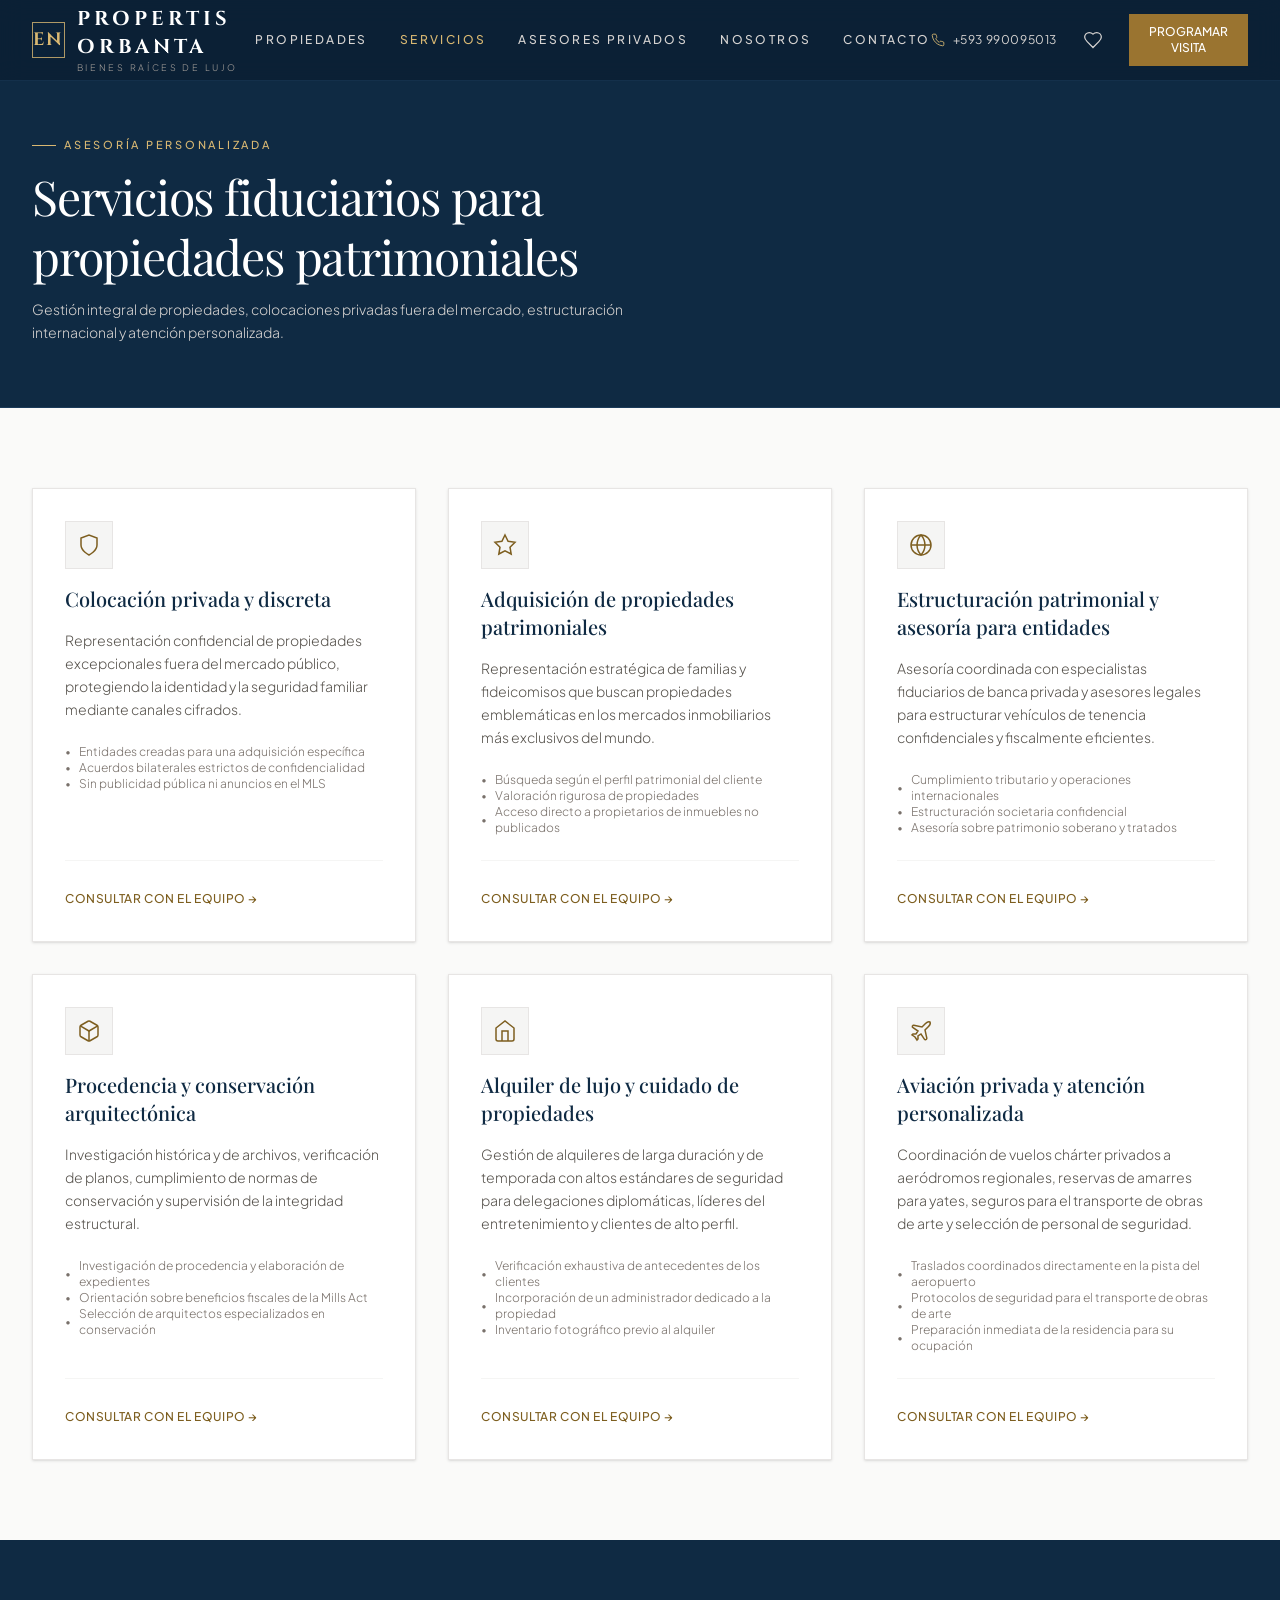
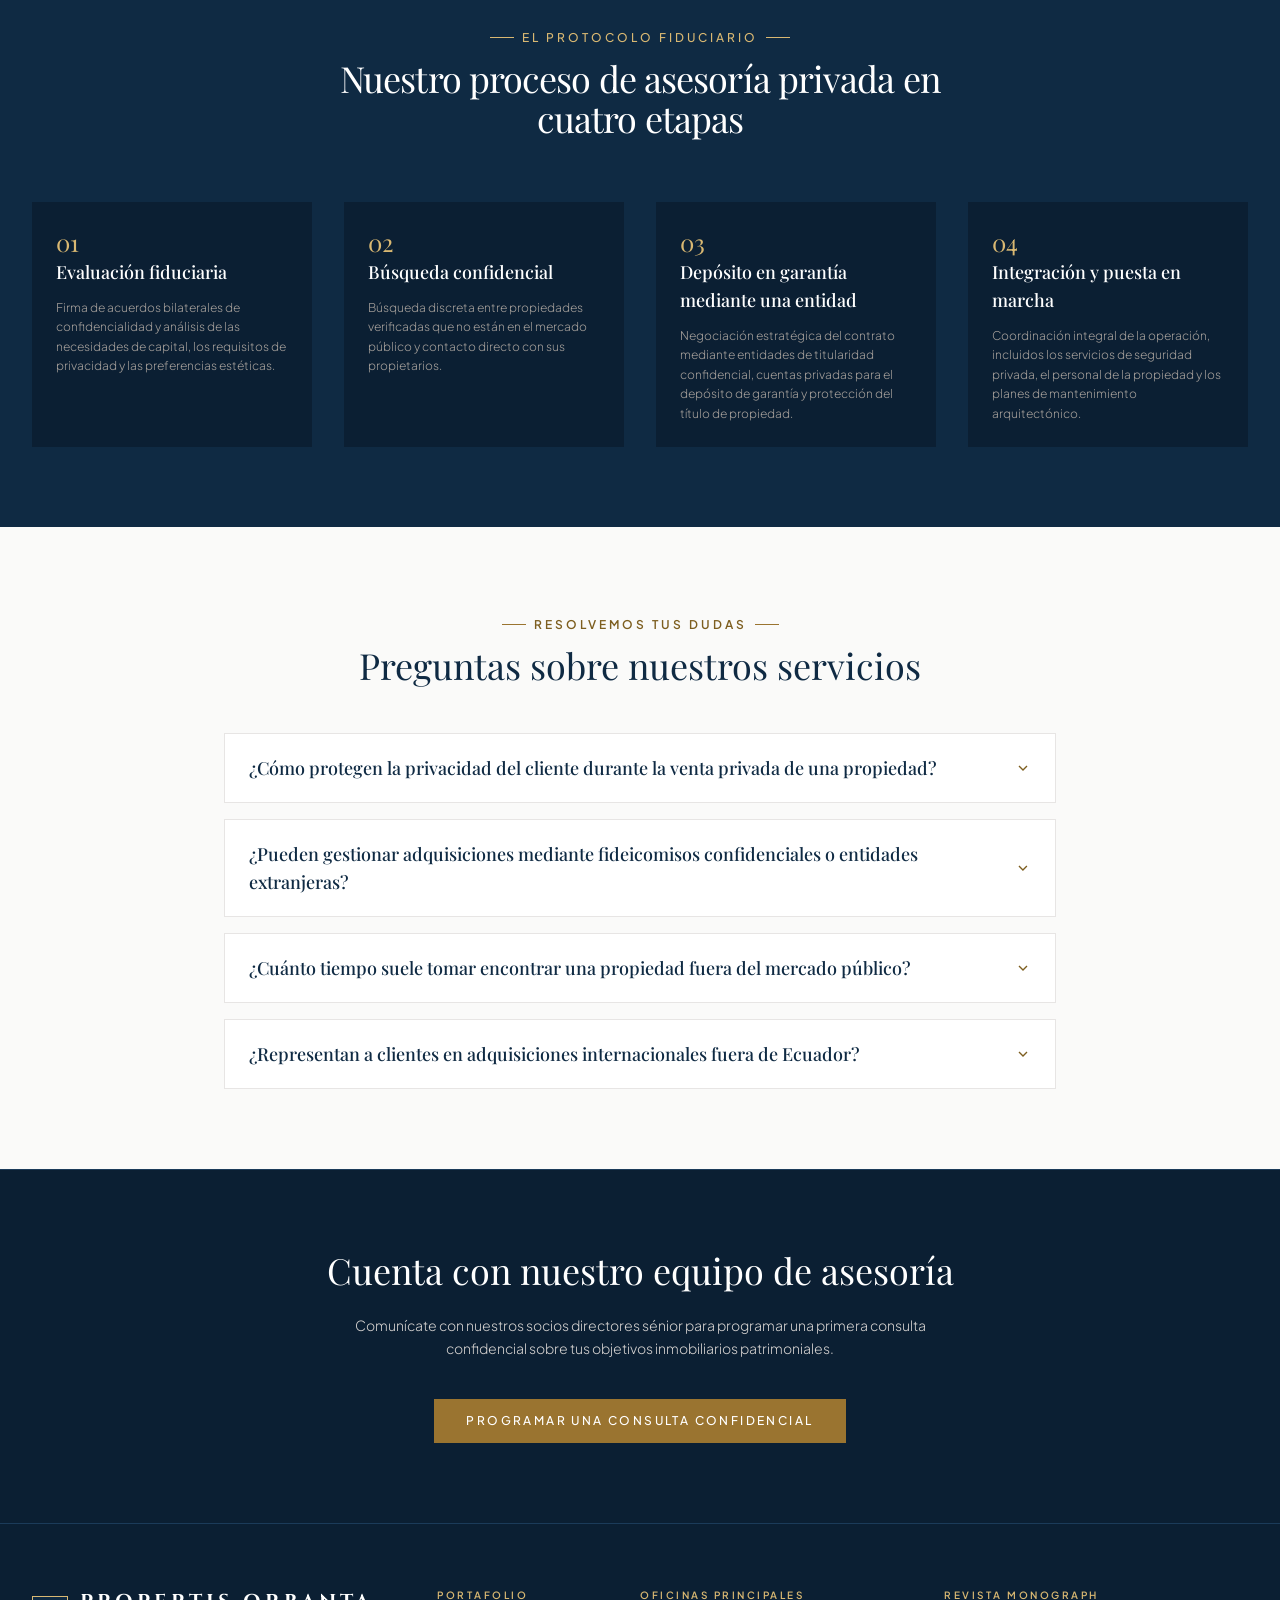
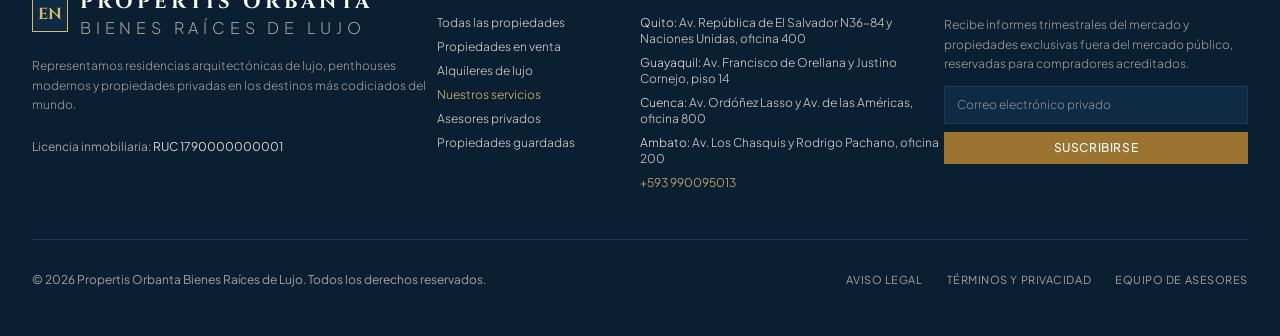
<file: services.html>
<!DOCTYPE html>
<html lang="es">
<head>
  <meta charset="UTF-8" />
  <meta name="viewport" content="width=device-width, initial-scale=1.0" />
  <title>Servicios de asesoría personalizada | Propertis Orbanta Bienes Raíces de Lujo</title>
  <meta name="description" content="Gestión integral de propiedades, colocaciones privadas fuera del mercado, estructuración internacional y atención personalizada." />

  <!-- Google Fonts -->
  <link rel="preconnect" href="https://fonts.googleapis.com" />
  <link rel="preconnect" href="https://fonts.gstatic.com" crossorigin />
  <link href="https://fonts.googleapis.com/css2?family=Cinzel:wght@400;500;600;700;800&family=Playfair+Display:ital,wght@0,400;0,500;0,600;0,700;1,400;1,500&family=Plus+Jakarta+Sans:ital,wght@0,300;0,400;0,500;0,600;0,700;1,400&display=swap" rel="stylesheet" />

  <!-- CSS Stylesheet -->
  <link rel="stylesheet" href="css/style.css" />
</head>
<body class="min-h-screen flex flex-col bg-stone-50 text-stone-900 font-sans selection:bg-amber-700 selection:text-white">

  <!-- NAVBAR -->
  <header id="main-navbar" class="fixed top-0 left-0 right-0 z-40 transition-all duration-300 bg-stone-950/80 backdrop-blur-md border-b border-stone-800/60">
    <div class="max-w-7xl mx-auto px-4 sm:px-6 lg:px-8">
      <div class="flex items-center justify-between h-20">
        <!-- Logo -->
        <a href="index.html" class="group flex items-center gap-3">
          <div class="w-9 h-9 border border-amber-400/80 flex items-center justify-center bg-stone-900/40 backdrop-blur-sm group-hover:border-amber-300 transition-colors">
            <span class="font-brand font-bold text-lg tracking-widest text-amber-400 group-hover:text-amber-300">
              EN
            </span>
          </div>
          <div class="flex flex-col">
            <span class="font-brand text-xl font-bold tracking-[0.2em] text-white uppercase group-hover:text-amber-300 transition-colors">
              Propertis Orbanta
            </span>
            <span class="text-[9px] uppercase tracking-[0.3em] text-stone-400 font-light -mt-0.5">
              Bienes Raíces de Lujo
            </span>
          </div>
        </a>

        <!-- Desktop Navigation -->
        <nav class="hidden lg:flex items-center gap-8">
          <a href="properties.html" class="text-xs uppercase tracking-[0.2em] font-medium transition-colors text-stone-300 hover:text-amber-400">
            Propiedades
          </a>
          <a href="services.html" class="text-xs uppercase tracking-[0.2em] font-medium transition-colors text-amber-400">
            Servicios
          </a>
          <a href="agents.html" class="whitespace-nowrap text-xs uppercase tracking-[0.2em] font-medium transition-colors text-stone-300 hover:text-amber-400">
            Asesores Privados
          </a>
          <a href="about.html" class="text-xs uppercase tracking-[0.2em] font-medium transition-colors text-stone-300 hover:text-amber-400">
            Nosotros
          </a>
          <a href="contact.html" class="text-xs uppercase tracking-[0.2em] font-medium transition-colors text-stone-300 hover:text-amber-400">
            Contacto
          </a>
        </nav>

        <!-- Right Actions -->
        <div class="flex items-center gap-4">
          <a href="tel:+593990095013" class="hidden xl:flex items-center gap-2 whitespace-nowrap text-xs text-stone-300 hover:text-amber-400 transition-colors tracking-wider">
            <svg class="w-3.5 h-3.5 text-amber-400" viewBox="0 0 24 24" fill="none" stroke="currentColor" stroke-width="1.5"><path d="M22 16.92v3a2 2 0 0 1-2.18 2 19.79 19.79 0 0 1-8.63-3.07 19.5 19.5 0 0 1-6-6 19.79 19.79 0 0 1-3.07-8.67A2 2 0 0 1 4.11 2h3a2 2 0 0 1 2 1.72 12.84 12.84 0 0 0 .7 2.81 2 2 0 0 1-.45 2.11L8.09 9.91a16 16 0 0 0 6 6l1.27-1.27a2 2 0 0 1 2.11-.45 12.84 12.84 0 0 0 2.81.7A2 2 0 0 1 22 16.92z"/></svg>
            <span>+593 990095013</span>
          </a>

          <!-- Botón de propiedades guardadas -->
          <button type="button" class="open-favorites-drawer-btn relative p-2.5 text-stone-300 hover:text-amber-400 transition-colors cursor-pointer" title="Ver propiedades guardadas">
            <svg class="w-5 h-5" viewBox="0 0 24 24" fill="none" stroke="currentColor" stroke-width="1.5"><path d="M19 14c1.49-1.46 3-3.21 3-5.5A5.5 5.5 0 0 0 16.5 3c-1.76 0-3 .5-4.5 2-1.5-1.5-2.74-2-4.5-2A5.5 5.5 0 0 0 2 8.5c0 2.3 1.5 4.05 3 5.5l7 7Z"/></svg>
            <span class="favorites-badge-count hidden absolute -top-0.5 -right-0.5 w-4 h-4 bg-amber-600 text-white rounded-full text-[10px] font-bold flex items-center justify-center">0</span>
          </button>

          <button type="button" class="open-schedule-modal-btn hidden sm:inline-flex items-center gap-2 px-5 py-2.5 bg-amber-700 hover:bg-amber-600 text-white text-xs uppercase tracking-[0.15em] font-medium transition-colors cursor-pointer">
            <span>Programar visita</span>
          </button>

          <button type="button" id="mobile-menu-open-btn" class="lg:hidden p-2 text-stone-300 hover:text-white cursor-pointer" aria-label="Abrir menú de navegación">
            <svg class="w-6 h-6" viewBox="0 0 24 24" fill="none" stroke="currentColor" stroke-width="2"><line x1="4" x2="20" y1="12" y2="12"/><line x1="4" x2="20" y1="6" y2="6"/><line x1="4" x2="20" y1="18" y2="18"/></svg>
          </button>
        </div>
      </div>
    </div>
  </header>

  <!-- MAIN CONTENT -->
  <main class="flex-1">
    <!-- ENCABEZADO DE LA PÁGINA -->
    <div class="bg-stone-900 text-white pt-32 pb-16 border-b border-stone-800">
      <div class="max-w-7xl mx-auto px-4 sm:px-6 lg:px-8">
        <div class="max-w-3xl space-y-3">
          <div class="inline-flex items-center gap-2 text-amber-400 text-[11px] uppercase tracking-[0.25em] font-medium">
            <span class="w-6 h-px bg-amber-400"></span>
            <span>Asesoría personalizada</span>
          </div>
          <h1 class="font-serif text-3xl sm:text-4xl md:text-5xl font-normal tracking-tight text-white leading-tight">
            Servicios fiduciarios para propiedades patrimoniales
          </h1>
          <p class="text-xs sm:text-sm text-stone-300 font-light leading-relaxed max-w-2xl">
            Gestión integral de propiedades, colocaciones privadas fuera del mercado, estructuración internacional y atención personalizada.
          </p>
        </div>
      </div>
    </div>

    <!-- SERVICIOS -->
    <section class="py-20 bg-stone-50">
      <div class="max-w-7xl mx-auto px-4 sm:px-6 lg:px-8">
        <div class="grid grid-cols-1 md:grid-cols-2 lg:grid-cols-3 gap-8">
          <!-- Service 1 -->
          <div class="bg-white border border-stone-200 p-8 flex flex-col justify-between hover:border-amber-400 transition-colors shadow-sm">
            <div class="space-y-4">
              <div class="w-12 h-12 bg-stone-100 border border-stone-200 flex items-center justify-center text-amber-800">
                <svg class="w-6 h-6" viewBox="0 0 24 24" fill="none" stroke="currentColor" stroke-width="1.5"><path d="M12 22s8-4 8-10V5l-8-3-8 3v7c0 6 8 10 8 10z"/></svg>
              </div>
              <h3 class="font-serif text-xl text-stone-900 font-medium">Colocación privada y discreta</h3>
              <p class="text-xs sm:text-sm text-stone-600 font-light leading-relaxed">
                Representación confidencial de propiedades excepcionales fuera del mercado público, protegiendo la identidad y la seguridad familiar mediante canales cifrados.
              </p>
              <ul class="text-xs text-stone-500 font-light space-y-1.5 pt-2">
                <li class="flex items-center gap-2"><span>•</span> Entidades creadas para una adquisición específica</li>
                <li class="flex items-center gap-2"><span>•</span> Acuerdos bilaterales estrictos de confidencialidad</li>
                <li class="flex items-center gap-2"><span>•</span> Sin publicidad pública ni anuncios en el MLS</li>
              </ul>
            </div>
            <div class="pt-6 mt-6 border-t border-stone-100">
              <a href="contact.html?service=whisper-desk" class="text-xs uppercase tracking-wider text-amber-800 hover:text-amber-950 font-medium">Consultar con el equipo &rarr;</a>
            </div>
          </div>

          <!-- Service 2 -->
          <div class="bg-white border border-stone-200 p-8 flex flex-col justify-between hover:border-amber-400 transition-colors shadow-sm">
            <div class="space-y-4">
              <div class="w-12 h-12 bg-stone-100 border border-stone-200 flex items-center justify-center text-amber-800">
                <svg class="w-6 h-6" viewBox="0 0 24 24" fill="none" stroke="currentColor" stroke-width="1.5"><polygon points="12 2 15.09 8.26 22 9.27 17 14.14 18.18 21.02 12 17.77 5.82 21.02 7 14.14 2 9.27 8.91 8.26 12 2"/></svg>
              </div>
              <h3 class="font-serif text-xl text-stone-900 font-medium">Adquisición de propiedades patrimoniales</h3>
              <p class="text-xs sm:text-sm text-stone-600 font-light leading-relaxed">
                Representación estratégica de familias y fideicomisos que buscan propiedades emblemáticas en los mercados inmobiliarios más exclusivos del mundo.
              </p>
              <ul class="text-xs text-stone-500 font-light space-y-1.5 pt-2">
                <li class="flex items-center gap-2"><span>•</span> Búsqueda según el perfil patrimonial del cliente</li>
                <li class="flex items-center gap-2"><span>•</span> Valoración rigurosa de propiedades</li>
                <li class="flex items-center gap-2"><span>•</span> Acceso directo a propietarios de inmuebles no publicados</li>
              </ul>
            </div>
            <div class="pt-6 mt-6 border-t border-stone-100">
              <a href="contact.html?service=acquisitions" class="text-xs uppercase tracking-wider text-amber-800 hover:text-amber-950 font-medium">Consultar con el equipo &rarr;</a>
            </div>
          </div>

          <!-- Service 3 -->
          <div class="bg-white border border-stone-200 p-8 flex flex-col justify-between hover:border-amber-400 transition-colors shadow-sm">
            <div class="space-y-4">
              <div class="w-12 h-12 bg-stone-100 border border-stone-200 flex items-center justify-center text-amber-800">
                <svg class="w-6 h-6" viewBox="0 0 24 24" fill="none" stroke="currentColor" stroke-width="1.5"><circle cx="12" cy="12" r="10"/><line x1="2" x2="22" y1="12" y2="12"/><path d="M12 2a15.3 15.3 0 0 1 4 10 15.3 15.3 0 0 1-4 10 15.3 15.3 0 0 1-4-10 15.3 15.3 0 0 1 4-10z"/></svg>
              </div>
              <h3 class="font-serif text-xl text-stone-900 font-medium">Estructuración patrimonial y asesoría para entidades</h3>
              <p class="text-xs sm:text-sm text-stone-600 font-light leading-relaxed">
                Asesoría coordinada con especialistas fiduciarios de banca privada y asesores legales para estructurar vehículos de tenencia confidenciales y fiscalmente eficientes.
              </p>
              <ul class="text-xs text-stone-500 font-light space-y-1.5 pt-2">
                <li class="flex items-center gap-2"><span>•</span> Cumplimiento tributario y operaciones internacionales</li>
                <li class="flex items-center gap-2"><span>•</span> Estructuración societaria confidencial</li>
                <li class="flex items-center gap-2"><span>•</span> Asesoría sobre patrimonio soberano y tratados</li>
              </ul>
            </div>
            <div class="pt-6 mt-6 border-t border-stone-100">
              <a href="contact.html?service=structuring" class="text-xs uppercase tracking-wider text-amber-800 hover:text-amber-950 font-medium">Consultar con el equipo &rarr;</a>
            </div>
          </div>

          <!-- Service 4 -->
          <div class="bg-white border border-stone-200 p-8 flex flex-col justify-between hover:border-amber-400 transition-colors shadow-sm">
            <div class="space-y-4">
              <div class="w-12 h-12 bg-stone-100 border border-stone-200 flex items-center justify-center text-amber-800">
                <svg class="w-6 h-6" viewBox="0 0 24 24" fill="none" stroke="currentColor" stroke-width="1.5"><path d="M21 16V8a2 2 0 0 0-1-1.73l-7-4a2 2 0 0 0-2 0l-7 4A2 2 0 0 0 3 8v8a2 2 0 0 0 1 1.73l7 4a2 2 0 0 0 2 0l7-4A2 2 0 0 0 21 16z"/><polyline points="3.27 6.96 12 12.01 20.73 6.96"/><line x1="12" x2="12" y1="22.08" y2="12"/></svg>
              </div>
              <h3 class="font-serif text-xl text-stone-900 font-medium">Procedencia y conservación arquitectónica</h3>
              <p class="text-xs sm:text-sm text-stone-600 font-light leading-relaxed">
                Investigación histórica y de archivos, verificación de planos, cumplimiento de normas de conservación y supervisión de la integridad estructural.
              </p>
              <ul class="text-xs text-stone-500 font-light space-y-1.5 pt-2">
                <li class="flex items-center gap-2"><span>•</span> Investigación de procedencia y elaboración de expedientes</li>
                <li class="flex items-center gap-2"><span>•</span> Orientación sobre beneficios fiscales de la Mills Act</li>
                <li class="flex items-center gap-2"><span>•</span> Selección de arquitectos especializados en conservación</li>
              </ul>
            </div>
            <div class="pt-6 mt-6 border-t border-stone-100">
              <a href="contact.html?service=provenance" class="text-xs uppercase tracking-wider text-amber-800 hover:text-amber-950 font-medium">Consultar con el equipo &rarr;</a>
            </div>
          </div>

          <!-- Service 5 -->
          <div class="bg-white border border-stone-200 p-8 flex flex-col justify-between hover:border-amber-400 transition-colors shadow-sm">
            <div class="space-y-4">
              <div class="w-12 h-12 bg-stone-100 border border-stone-200 flex items-center justify-center text-amber-800">
                <svg class="w-6 h-6" viewBox="0 0 24 24" fill="none" stroke="currentColor" stroke-width="1.5"><path d="M3 9l9-7 9 7v11a2 2 0 0 1-2 2H5a2 2 0 0 1-2-2z"/><polyline points="9 22 9 12 15 12 15 22"/></svg>
              </div>
              <h3 class="font-serif text-xl text-stone-900 font-medium">Alquiler de lujo y cuidado de propiedades</h3>
              <p class="text-xs sm:text-sm text-stone-600 font-light leading-relaxed">
                Gestión de alquileres de larga duración y de temporada con altos estándares de seguridad para delegaciones diplomáticas, líderes del entretenimiento y clientes de alto perfil.
              </p>
              <ul class="text-xs text-stone-500 font-light space-y-1.5 pt-2">
                <li class="flex items-center gap-2"><span>•</span> Verificación exhaustiva de antecedentes de los clientes</li>
                <li class="flex items-center gap-2"><span>•</span> Incorporación de un administrador dedicado a la propiedad</li>
                <li class="flex items-center gap-2"><span>•</span> Inventario fotográfico previo al alquiler</li>
              </ul>
            </div>
            <div class="pt-6 mt-6 border-t border-stone-100">
              <a href="contact.html?service=leasing" class="text-xs uppercase tracking-wider text-amber-800 hover:text-amber-950 font-medium">Consultar con el equipo &rarr;</a>
            </div>
          </div>

          <!-- Service 6 -->
          <div class="bg-white border border-stone-200 p-8 flex flex-col justify-between hover:border-amber-400 transition-colors shadow-sm">
            <div class="space-y-4">
              <div class="w-12 h-12 bg-stone-100 border border-stone-200 flex items-center justify-center text-amber-800">
                <svg class="w-6 h-6" viewBox="0 0 24 24" fill="none" stroke="currentColor" stroke-width="1.5"><path d="M17.8 19.2 16 11l3.5-3.5C21 6 21.5 4 21 3c-1-.5-3 0-4.5 1.5L13 8 4.8 6.2c-.5-.1-.9.1-1.1.5l-.3.5c-.2.5-.1 1 .3 1.3L9 12l-2 3H4l-1 1 3 2 2 3 1-1v-3l3-2 3.5 5.3c.3.4.8.5 1.3.3l.5-.2c.4-.3.6-.7.5-1.2z"/></svg>
              </div>
              <h3 class="font-serif text-xl text-stone-900 font-medium">Aviación privada y atención personalizada</h3>
              <p class="text-xs sm:text-sm text-stone-600 font-light leading-relaxed">
                Coordinación de vuelos chárter privados a aeródromos regionales, reservas de amarres para yates, seguros para el transporte de obras de arte y selección de personal de seguridad.
              </p>
              <ul class="text-xs text-stone-500 font-light space-y-1.5 pt-2">
                <li class="flex items-center gap-2"><span>•</span> Traslados coordinados directamente en la pista del aeropuerto</li>
                <li class="flex items-center gap-2"><span>•</span> Protocolos de seguridad para el transporte de obras de arte</li>
                <li class="flex items-center gap-2"><span>•</span> Preparación inmediata de la residencia para su ocupación</li>
              </ul>
            </div>
            <div class="pt-6 mt-6 border-t border-stone-100">
              <a href="contact.html?service=concierge" class="text-xs uppercase tracking-wider text-amber-800 hover:text-amber-950 font-medium">Consultar con el equipo &rarr;</a>
            </div>
          </div>
        </div>
      </div>
    </section>

    <!-- PROCESO DE ASESORÍA EN CUATRO ETAPAS -->
    <section class="py-20 bg-stone-900 text-white">
      <div class="max-w-7xl mx-auto px-4 sm:px-6 lg:px-8">
        <div class="text-center max-w-2xl mx-auto mb-16">
          <div class="inline-flex items-center gap-2 text-amber-400 text-xs uppercase tracking-[0.25em] font-medium mb-3">
            <span class="w-6 h-px bg-amber-400"></span>
            <span>El protocolo fiduciario</span>
            <span class="w-6 h-px bg-amber-400"></span>
          </div>
          <h2 class="font-serif text-3xl sm:text-4xl text-white font-normal tracking-tight">
            Nuestro proceso de asesoría privada en cuatro etapas
          </h2>
        </div>

        <div class="grid grid-cols-1 md:grid-cols-4 gap-8">
          <div class="p-6 bg-stone-950 border-t-2 border-amber-600 space-y-3">
            <span class="text-amber-400 font-serif text-2xl">01</span>
            <h4 class="font-serif text-lg text-white font-medium">Evaluación fiduciaria</h4>
            <p class="text-xs text-stone-400 font-light leading-relaxed">
              Firma de acuerdos bilaterales de confidencialidad y análisis de las necesidades de capital, los requisitos de privacidad y las preferencias estéticas.
            </p>
          </div>

          <div class="p-6 bg-stone-950 border-t-2 border-amber-600 space-y-3">
            <span class="text-amber-400 font-serif text-2xl">02</span>
            <h4 class="font-serif text-lg text-white font-medium">Búsqueda confidencial</h4>
            <p class="text-xs text-stone-400 font-light leading-relaxed">
              Búsqueda discreta entre propiedades verificadas que no están en el mercado público y contacto directo con sus propietarios.
            </p>
          </div>

          <div class="p-6 bg-stone-950 border-t-2 border-amber-600 space-y-3">
            <span class="text-amber-400 font-serif text-2xl">03</span>
            <h4 class="font-serif text-lg text-white font-medium">Depósito en garantía mediante una entidad</h4>
            <p class="text-xs text-stone-400 font-light leading-relaxed">
              Negociación estratégica del contrato mediante entidades de titularidad confidencial, cuentas privadas para el depósito de garantía y protección del título de propiedad.
            </p>
          </div>

          <div class="p-6 bg-stone-950 border-t-2 border-amber-600 space-y-3">
            <span class="text-amber-400 font-serif text-2xl">04</span>
            <h4 class="font-serif text-lg text-white font-medium">Integración y puesta en marcha</h4>
            <p class="text-xs text-stone-400 font-light leading-relaxed">
              Coordinación integral de la operación, incluidos los servicios de seguridad privada, el personal de la propiedad y los planes de mantenimiento arquitectónico.
            </p>
          </div>
        </div>
      </div>
    </section>

    <!-- PREGUNTAS FRECUENTES -->
    <section class="py-20 bg-stone-50">
      <div class="max-w-4xl mx-auto px-4 sm:px-6 lg:px-8">
        <div class="text-center mb-12">
          <div class="inline-flex items-center gap-2 text-amber-800 text-xs uppercase tracking-[0.25em] font-semibold mb-3">
            <span class="w-6 h-px bg-amber-700"></span>
            <span>Resolvemos tus dudas</span>
            <span class="w-6 h-px bg-amber-700"></span>
          </div>
          <h2 class="font-serif text-3xl sm:text-4xl text-stone-900 font-normal">
            Preguntas sobre nuestros servicios
          </h2>
        </div>

        <div class="space-y-4">
          <!-- Accordion Item 1 -->
          <div class="bg-white border border-stone-200">
            <button type="button" class="faq-accordion-header w-full px-6 py-5 flex items-center justify-between text-left text-stone-900 font-serif text-lg font-medium cursor-pointer">
              <span>¿Cómo protegen la privacidad del cliente durante la venta privada de una propiedad?</span>
              <svg class="w-4 h-4 text-amber-800 transform transition-transform duration-200" viewBox="0 0 24 24" fill="none" stroke="currentColor" stroke-width="2"><path d="m6 9 6 6 6-6"/></svg>
            </button>
            <div class="faq-accordion-body hidden px-6 pb-6 text-xs sm:text-sm text-stone-600 font-light leading-relaxed border-t border-stone-100 pt-4">
              Exigimos acuerdos bilaterales de confidencialidad antes de compartir direcciones, fotografías del interior o datos del propietario. Las visitas se realizan con acompañamiento de seguridad privada y no se permiten fotografías durante ellas.
            </div>
          </div>

          <!-- Accordion Item 2 -->
          <div class="bg-white border border-stone-200">
            <button type="button" class="faq-accordion-header w-full px-6 py-5 flex items-center justify-between text-left text-stone-900 font-serif text-lg font-medium cursor-pointer">
              <span>¿Pueden gestionar adquisiciones mediante fideicomisos confidenciales o entidades extranjeras?</span>
              <svg class="w-4 h-4 text-amber-800 transform transition-transform duration-200" viewBox="0 0 24 24" fill="none" stroke="currentColor" stroke-width="2"><path d="m6 9 6 6 6-6"/></svg>
            </button>
            <div class="faq-accordion-body hidden px-6 pb-6 text-xs sm:text-sm text-stone-600 font-light leading-relaxed border-t border-stone-100 pt-4">
              Sí. Más del 60 % de nuestras operaciones de alto valor utilizan estructuras de tenencia especializadas, como sociedades, fideicomisos y compañías holding internacionales. Nuestros asesores sénior colaboran directamente con el equipo legal de tu oficina familiar y tus banqueros privados.
            </div>
          </div>

          <!-- Accordion Item 3 -->
          <div class="bg-white border border-stone-200">
            <button type="button" class="faq-accordion-header w-full px-6 py-5 flex items-center justify-between text-left text-stone-900 font-serif text-lg font-medium cursor-pointer">
              <span>¿Cuánto tiempo suele tomar encontrar una propiedad fuera del mercado público?</span>
              <svg class="w-4 h-4 text-amber-800 transform transition-transform duration-200" viewBox="0 0 24 24" fill="none" stroke="currentColor" stroke-width="2"><path d="m6 9 6 6 6-6"/></svg>
            </button>
            <div class="faq-accordion-body hidden px-6 pb-6 text-xs sm:text-sm text-stone-600 font-light leading-relaxed border-t border-stone-100 pt-4">
              Gracias a nuestra red de compradores previamente verificados, el promedio histórico entre la presentación privada de una propiedad y la firma del contrato es de 18 días para inmuebles con precios de entre 15 y 45 millones de dólares.
            </div>
          </div>

          <!-- Accordion Item 4 -->
          <div class="bg-white border border-stone-200">
            <button type="button" class="faq-accordion-header w-full px-6 py-5 flex items-center justify-between text-left text-stone-900 font-serif text-lg font-medium cursor-pointer">
              <span>¿Representan a clientes en adquisiciones internacionales fuera de Ecuador?</span>
              <svg class="w-4 h-4 text-amber-800 transform transition-transform duration-200" viewBox="0 0 24 24" fill="none" stroke="currentColor" stroke-width="2"><path d="m6 9 6 6 6-6"/></svg>
            </button>
            <div class="faq-accordion-body hidden px-6 pb-6 text-xs sm:text-sm text-stone-600 font-light leading-relaxed border-t border-stone-100 pt-4">
              Sí. Junto con nuestros socios internacionales, asesoramos en adquisiciones en Londres, Zúrich, el lago de Como, la Riviera Francesa y Dubái, y ofrecemos una supervisión fiduciaria unificada para todo tu portafolio residencial internacional.
            </div>
          </div>
        </div>
      </div>
    </section>

    <!-- CALL TO ACTION -->
    <section class="py-20 bg-stone-950 text-white text-center border-t border-stone-800">
      <div class="max-w-4xl mx-auto px-4 sm:px-6 lg:px-8 space-y-6">
        <h2 class="font-serif text-3xl sm:text-4xl text-white font-normal">
          Cuenta con nuestro equipo de asesoría
        </h2>
        <p class="text-xs sm:text-sm text-stone-300 font-light max-w-xl mx-auto leading-relaxed">
          Comunícate con nuestros socios directores sénior para programar una primera consulta confidencial sobre tus objetivos inmobiliarios patrimoniales.
        </p>
        <div class="pt-4">
          <a href="contact.html" class="px-8 py-3.5 bg-amber-700 hover:bg-amber-600 text-white text-xs uppercase tracking-[0.2em] font-medium transition-colors inline-block">
            Programar una consulta confidencial
          </a>
        </div>
      </div>
    </section>
  </main>

  <!-- PIE DE PÁGINA -->
  <footer class="bg-stone-950 text-stone-300 pt-16 pb-12 border-t border-stone-800">
    <div class="max-w-7xl mx-auto px-4 sm:px-6 lg:px-8">
      <div class="grid grid-cols-1 md:grid-cols-2 lg:grid-cols-12 gap-10 pb-12 border-b border-stone-800">
        <div class="lg:col-span-4 space-y-4">
          <a href="index.html" class="inline-flex items-center gap-3">
            <div class="w-9 h-9 border border-amber-400 flex items-center justify-center bg-stone-900">
              <span class="font-brand font-bold text-amber-400 text-base">EN</span>
            </div>
            <div>
              <span class="font-brand text-xl font-bold tracking-[0.2em] text-white uppercase block">Propertis Orbanta</span>
              <span class="text-[8px] uppercase tracking-[0.3em] text-stone-400 font-light block">Bienes Raíces de Lujo</span>
            </div>
          </a>
          <p class="text-xs text-stone-400 font-light leading-relaxed">
            Representamos residencias arquitectónicas de lujo, penthouses modernos y propiedades privadas en los destinos más codiciados del mundo.
          </p>
          <div class="pt-2 text-xs text-stone-400">
            <p>Licencia inmobiliaria: <strong class="text-stone-300 font-normal">RUC 1790000000001</strong></p>
          </div>
        </div>

        <div class="lg:col-span-2 space-y-3">
          <span class="text-[10px] uppercase tracking-[0.25em] text-amber-400 font-semibold block">Portafolio</span>
          <ul class="space-y-2 text-xs font-light">
            <li><a href="properties.html" class="hover:text-white transition-colors">Todas las propiedades</a></li>
            <li><a href="properties.html?status=for-sale" class="hover:text-white transition-colors">Propiedades en venta</a></li>
            <li><a href="properties.html?status=for-rent" class="hover:text-white transition-colors">Alquileres de lujo</a></li>
            <li><a href="services.html" class="text-amber-400 hover:text-white transition-colors">Nuestros servicios</a></li>
            <li><a href="agents.html" class="hover:text-white transition-colors">Asesores privados</a></li>
            <li><a href="favorites.html" class="hover:text-white transition-colors">Propiedades guardadas</a></li>
          </ul>
        </div>

        <div class="lg:col-span-3 space-y-3">
          <span class="text-[10px] uppercase tracking-[0.25em] text-amber-400 font-semibold block">Oficinas principales</span>
          <ul class="space-y-2 text-xs font-light">
            <li><span class="text-stone-200">Quito:</span> Av. República de El Salvador N36-84 y Naciones Unidas, oficina 400</li>
            <li><span class="text-stone-200">Guayaquil:</span> Av. Francisco de Orellana y Justino Cornejo, piso 14</li>
            <li><span class="text-stone-200">Cuenca:</span> Av. Ordóñez Lasso y Av. de las Américas, oficina 800</li>
            <li><span class="text-stone-200">Ambato:</span> Av. Los Chasquis y Rodrigo Pachano, oficina 200</li>
            <li class="pt-1"><a href="tel:+593990095013" class="text-amber-400 hover:text-amber-300">+593 990095013</a></li>
          </ul>
        </div>

        <div class="lg:col-span-3 space-y-3">
          <span class="text-[10px] uppercase tracking-[0.25em] text-amber-400 font-semibold block">Revista Monograph</span>
          <p class="text-xs text-stone-400 font-light leading-relaxed">
            Recibe informes trimestrales del mercado y propiedades exclusivas fuera del mercado público, reservadas para compradores acreditados.
          </p>
          <form onsubmit="event.preventDefault(); showToast('Te suscribiste a la revista Monograph.', 'check'); this.reset();" class="space-y-2">
            <input type="email" placeholder="Correo electrónico privado" required class="w-full bg-stone-900 border border-stone-800 text-white text-xs px-3 py-2.5 focus:outline-none focus:border-amber-500 font-light" />
            <button type="submit" class="w-full bg-amber-700 hover:bg-amber-600 text-white text-xs uppercase tracking-wider py-2 transition-colors font-medium">Suscribirse</button>
          </form>
        </div>
      </div>

      <div class="pt-8 flex flex-col md:flex-row items-center justify-between text-xs text-stone-400 gap-4">
        <p>&copy; 2026 Propertis Orbanta Bienes Raíces de Lujo. Todos los derechos reservados.</p>
        <div class="flex items-center gap-6 text-[11px] uppercase tracking-wider">
          <a href="about.html" class="hover:text-stone-200 transition-colors">Aviso legal</a>
          <a href="contact.html" class="hover:text-stone-200 transition-colors">Términos y privacidad</a>
          <a href="agents.html" class="hover:text-stone-200 transition-colors">Equipo de asesores</a>
        </div>
      </div>
    </div>
  </footer>

  <!-- FAVORITES DRAWER OVERLAY -->
  <div id="favorites-drawer" class="hidden fixed inset-0 z-50 overflow-hidden">
    <div class="drawer-backdrop absolute inset-0 bg-stone-950/70 backdrop-blur-sm"></div>
    <div class="absolute inset-y-0 right-0 max-w-full flex pl-10">
      <div class="drawer-panel w-screen max-w-md bg-stone-50 border-l border-stone-200 shadow-2xl flex flex-col translate-x-full transition-transform duration-300">
        <div class="p-6 bg-stone-900 text-white flex items-center justify-between border-b border-stone-800">
          <div class="flex items-center gap-2">
            <svg class="w-4 h-4 text-amber-400" viewBox="0 0 24 24" fill="currentColor"><path d="M19 14c1.49-1.46 3-3.21 3-5.5A5.5 5.5 0 0 0 16.5 3c-1.76 0-3 .5-4.5 2-1.5-1.5-2.74-2-4.5-2A5.5 5.5 0 0 0 2 8.5c0 2.3 1.5 4.05 3 5.5l7 7Z"/></svg>
            <h3 class="font-serif text-lg text-white font-medium">Propiedades guardadas <span class="favorites-text-count">(0)</span></h3>
          </div>
          <button type="button" id="close-favorites-drawer-btn" class="p-1 text-stone-400 hover:text-white transition-colors cursor-pointer">
            <svg class="w-5 h-5" viewBox="0 0 24 24" fill="none" stroke="currentColor" stroke-width="1.5"><path d="M18 6 6 18"/><path d="m6 6 12 12"/></svg>
          </button>
        </div>

        <div id="drawer-favorites-list" class="flex-1 overflow-y-auto p-6 space-y-4"></div>

        <div id="drawer-favorites-empty" class="flex-1 flex flex-col items-center justify-center p-6 text-center text-stone-500">
          <div class="w-12 h-12 rounded-full border border-stone-300 flex items-center justify-center text-stone-400 mb-3">
            <svg class="w-6 h-6" viewBox="0 0 24 24" fill="none" stroke="currentColor" stroke-width="1.5"><path d="M19 14c1.49-1.46 3-3.21 3-5.5A5.5 5.5 0 0 0 16.5 3c-1.76 0-3 .5-4.5 2-1.5-1.5-2.74-2-4.5-2A5.5 5.5 0 0 0 2 8.5c0 2.3 1.5 4.05 3 5.5l7 7Z"/></svg>
          </div>
          <p class="font-serif text-stone-900 text-base mb-1">No hay propiedades guardadas</p>
          <p class="text-xs font-light max-w-xs">Pulsa el corazón de cualquier propiedad para añadirla a tu lista privada.</p>
        </div>

        <div id="drawer-favorites-footer" class="p-6 bg-white border-t border-stone-200 space-y-3">
          <a href="favorites.html" class="block w-full py-2.5 bg-amber-700 hover:bg-amber-600 text-white text-xs uppercase tracking-wider font-medium text-center transition-colors">
            Ver todas las propiedades guardadas
          </a>
          <button type="button" id="clear-drawer-favorites-btn" class="w-full text-center text-xs text-stone-500 hover:text-stone-900 uppercase tracking-wider transition-colors cursor-pointer">
            Vaciar lista
          </button>
        </div>
      </div>
    </div>
  </div>

  <!-- MODAL PARA PROGRAMAR UNA VISITA -->
  <div id="schedule-viewing-modal" class="hidden fixed inset-0 z-50 flex items-center justify-center p-4">
    <div class="modal-backdrop absolute inset-0 bg-stone-950/80 backdrop-blur-sm"></div>
    <div class="relative bg-white border border-stone-200 shadow-2xl max-w-lg w-full p-6 sm:p-8 z-10 max-h-[90vh] overflow-y-auto">
      <div class="flex items-start justify-between mb-6 pb-4 border-b border-stone-100">
        <div>
          <span class="text-[10px] uppercase tracking-[0.25em] text-amber-800 font-semibold block">Itinerario confidencial</span>
          <h3 class="font-serif text-2xl text-stone-900 font-normal mt-0.5">Programar visita privada</h3>
        </div>
        <button type="button" id="close-schedule-modal-btn" class="text-stone-400 hover:text-stone-900 cursor-pointer">
          <svg class="w-5 h-5" viewBox="0 0 24 24" fill="none" stroke="currentColor" stroke-width="1.5"><path d="M18 6 6 18"/><path d="m6 6 12 12"/></svg>
        </button>
      </div>

      <form id="schedule-viewing-form" class="space-y-4">
        <div>
          <label class="block text-xs uppercase tracking-wider text-stone-600 font-medium mb-1.5">Propiedad seleccionada</label>
          <select name="property_select" class="w-full bg-stone-50 border border-stone-200 text-stone-900 px-3 py-2 text-xs font-light focus:outline-none focus:border-amber-700"></select>
        </div>
        <div class="grid grid-cols-1 sm:grid-cols-2 gap-4">
          <div>
            <label class="block text-xs uppercase tracking-wider text-stone-600 font-medium mb-1.5">Fecha de visita *</label>
            <input type="date" name="viewing_date" required class="w-full bg-stone-50 border border-stone-200 text-stone-900 px-3 py-2 text-xs font-light focus:outline-none focus:border-amber-700" />
          </div>
          <div>
            <label class="block text-xs uppercase tracking-wider text-stone-600 font-medium mb-1.5">Horario preferido</label>
            <select name="viewing_time" class="w-full bg-stone-50 border border-stone-200 text-stone-900 px-3 py-2 text-xs font-light focus:outline-none focus:border-amber-700">
              <option value="morning">Mañana (10:00 – 12:00)</option>
              <option value="afternoon">Tarde (13:00 – 16:00)</option>
              <option value="sunset">Atardecer (17:00 – 19:00)</option>
            </select>
          </div>
        </div>
        <div>
          <label class="block text-xs uppercase tracking-wider text-stone-600 font-medium mb-1.5">Nombre legal completo *</label>
          <input type="text" name="client_name" required placeholder="Nombre completo o entidad" class="w-full bg-stone-50 border border-stone-200 text-stone-900 px-3 py-2 text-xs font-light focus:outline-none focus:border-amber-700" />
        </div>
        <div class="grid grid-cols-1 sm:grid-cols-2 gap-4">
          <div>
            <label class="block text-xs uppercase tracking-wider text-stone-600 font-medium mb-1.5">Correo electrónico *</label>
            <input type="email" name="client_email" required placeholder="name@domain.com" class="w-full bg-stone-50 border border-stone-200 text-stone-900 px-3 py-2 text-xs font-light focus:outline-none focus:border-amber-700" />
          </div>
          <div>
            <label class="block text-xs uppercase tracking-wider text-stone-600 font-medium mb-1.5">Teléfono *</label>
            <input type="tel" name="client_phone" required placeholder="+593 99 000 0000" class="w-full bg-stone-50 border border-stone-200 text-stone-900 px-3 py-2 text-xs font-light focus:outline-none focus:border-amber-700" />
          </div>
        </div>
        <button type="submit" class="w-full py-3 bg-stone-900 hover:bg-amber-700 text-white text-xs uppercase tracking-[0.2em] font-medium transition-colors">
          Enviar solicitud de visita
        </button>
      </form>

      <div id="schedule-modal-success" class="hidden text-center py-6 space-y-4">
        <div class="w-12 h-12 bg-amber-50 text-amber-800 rounded-full flex items-center justify-center mx-auto">
          <svg class="w-6 h-6" viewBox="0 0 24 24" fill="none" stroke="currentColor" stroke-width="2"><path d="M20 6 9 17l-5-5"/></svg>
        </div>
        <h4 class="font-serif text-xl text-stone-900">Solicitud de visita recibida</h4>
        <p class="text-xs text-stone-600 font-light max-w-sm mx-auto leading-relaxed">
          Hemos asignado tu solicitud confidencial a nuestro socio director sénior. Confirmaremos la autorización de seguridad en un plazo de cuatro horas.
        </p>
        <button type="button" id="schedule-modal-reset-btn" class="px-6 py-2 bg-stone-900 text-white text-xs uppercase tracking-wider">
          Cerrar
        </button>
      </div>
    </div>
  </div>

  <!-- MOBILE MENU OVERLAY -->
  <div id="mobile-menu-overlay" class="hidden fixed inset-0 z-50 lg:hidden">
    <div class="absolute inset-0 bg-stone-950/80 backdrop-blur-md"></div>
    <div class="relative w-full max-w-sm bg-stone-950 h-full p-6 text-white flex flex-col justify-between overflow-y-auto border-r border-stone-800">
      <div>
        <div class="flex items-center justify-between pb-6 border-b border-stone-800">
          <div class="flex items-center gap-2.5">
            <div class="w-8 h-8 border border-amber-400 flex items-center justify-center bg-stone-900">
              <span class="font-brand font-bold text-amber-400 text-sm">EN</span>
            </div>
            <span class="font-brand font-bold tracking-[0.2em] text-sm uppercase text-white">Propertis Orbanta</span>
          </div>
          <button type="button" id="mobile-menu-close-btn" class="p-2 text-stone-400 hover:text-white cursor-pointer">
            <svg class="w-5 h-5" viewBox="0 0 24 24" fill="none" stroke="currentColor" stroke-width="2"><path d="M18 6 6 18"/><path d="m6 6 12 12"/></svg>
          </button>
        </div>

        <nav class="py-6 space-y-4 text-sm font-medium uppercase tracking-[0.15em]">
          <a href="index.html" class="block text-stone-300 hover:text-white py-1">Inicio</a>
          <a href="properties.html" class="block text-stone-300 hover:text-white py-1">Propiedades</a>
          <a href="services.html" class="block text-amber-400 py-1">Servicios</a>
          <a href="agents.html" class="block text-stone-300 hover:text-white py-1">Asesores privados</a>
          <a href="about.html" class="block text-stone-300 hover:text-white py-1">Nosotros</a>
          <a href="contact.html" class="block text-stone-300 hover:text-white py-1">Contacto y salones</a>
          <a href="favorites.html" class="block text-stone-300 hover:text-white py-1">Propiedades guardadas <span class="favorites-text-count text-amber-400">(0)</span></a>
        </nav>
      </div>

      <div class="pt-6 border-t border-stone-800 space-y-4">
        <a href="tel:+593990095013" class="text-xs text-stone-300 block tracking-wider">Línea directa: +593 990095013</a>
        <button type="button" class="open-schedule-modal-btn w-full py-3 bg-amber-700 hover:bg-amber-600 text-white text-xs uppercase tracking-[0.2em] font-medium transition-colors">
          Programar visita
        </button>
      </div>
    </div>
  </div>

  <!-- SCRIPTS -->
  <script src="js/config.js"></script>
  <script src="js/data.js"></script>
  <script src="js/script.js"></script>
</body>
</html>
</file>
<file: css/style.css>
@import url('https://fonts.googleapis.com/css2?family=Cinzel:wght@400;500;600;700;800&family=Playfair+Display:ital,wght@0,400;0,500;0,600;0,700;1,400;1,500&family=Plus+Jakarta+Sans:ital,wght@0,300;0,400;0,500;0,600;0,700;1,400&display=swap');

/* ==============================================================================
   EstateNova – Centralized Theme Customization Variables
   ==============================================================================
   Buyers can customize these CSS variables to change the global color scheme,
   typography, shadows, and borders across the entire template.
   ============================================================================== */
:root {
  /* Brand Typography */
  --font-brand: 'Cinzel', Georgia, serif;
  --font-serif: 'Playfair Display', Georgia, Cambria, 'Times New Roman', serif;
  --font-sans: 'Plus Jakarta Sans', -apple-system, BlinkMacSystemFont, 'Segoe UI', Roboto, sans-serif;
  --font-display: 'Cinzel', Georgia, serif;

  /* Theme & Brand Colors */
  --color-primary: #0b1f33;          /* Obsidian / Stone 950 */
  --color-secondary: #0f2a43;        /* Stone 900 */
  --color-surface-dark: #1b3b5a;     /* Stone 800 */
  --color-surface-card: #ffffff;     /* White card */
  --color-accent: #9a7430;           /* Amber 700 / Warm Gold */
  --color-accent-hover: #b08a3e;     /* Amber 600 */
  --color-accent-light: #fef3c7;     /* Amber 100 */
  --color-accent-gold: #d9b872;      /* Amber 400 */
  --color-accent-badge: #78350f;     /* Amber 900 */

  /* Background Colors */
  --color-bg-main: #fafaf9;          /* Stone 50 */
  --color-bg-card: #ffffff;          /* Pure White */
  --color-bg-subtle: #f5f5f4;        /* Stone 100 */
  --color-bg-dark: #0b1f33;          /* Stone 950 */
  --color-bg-dark-elevated: #0f2a43; /* Stone 900 */

  /* Text Colors */
  --color-text-primary: #1c1917;     /* Stone 900 */
  --color-text-secondary: #57534e;   /* Stone 600 */
  --color-text-muted: #a8a29e;       /* Stone 400 */
  --color-text-light: #f5f5f4;       /* Stone 100 */
  --color-text-inverse: #ffffff;     /* White */

  /* Border Colors */
  --color-border-light: #e7e5e4;     /* Stone 200 */
  --color-border-subtle: #f5f5f4;    /* Stone 100 */
  --color-border-dark: #292524;      /* Stone 800 */
  --color-border-accent: #f59e0b;    /* Amber 500 */

  /* Border Radius */
  --radius-none: 0px;
  --radius-sm: 2px;
  --radius-md: 4px;
  --radius-lg: 8px;
  --radius-full: 9999px;

  /* Elevation Shadows */
  --shadow-xs: 0 1px 2px 0 rgba(0, 0, 0, 0.05);
  --shadow-sm: 0 1px 3px 0 rgba(0, 0, 0, 0.1), 0 1px 2px -1px rgba(0, 0, 0, 0.1);
  --shadow-md: 0 4px 6px -1px rgba(0, 0, 0, 0.1), 0 2px 4px -2px rgba(0, 0, 0, 0.1);
  --shadow-lg: 0 10px 15px -3px rgba(0, 0, 0, 0.1), 0 4px 6px -4px rgba(0, 0, 0, 0.1);
  --shadow-xl: 0 20px 25px -5px rgba(0, 0, 0, 0.1), 0 8px 10px -6px rgba(0, 0, 0, 0.1);
  --shadow-2xl: 0 25px 50px -12px rgba(0, 0, 0, 0.25);
}

/* Paleta Azul marino + dorado: sobrescribe los tonos stone/amber de Tailwind */
:root {
  --color-stone-950: #0b1f33;
  --color-stone-900: #0f2a43;
  --color-stone-800: #1b3b5a;
  --color-amber-950: #4a3510;
  --color-amber-900: #6b4f1a;
  --color-amber-800: #7d5e1f;
  --color-amber-700: #9a7430;
  --color-amber-600: #b08a3e;
  --color-amber-500: #c9a45c;
  --color-amber-400: #d9b872;
  --color-amber-300: #e6cd98;
  --color-amber-200: #f0e0bc;
  --color-amber-100: #f7eed9;
  --color-amber-50: #fbf6ea;
}

.font-brand { font-family: var(--font-brand) !important; }
.font-serif { font-family: var(--font-serif) !important; }
.font-sans { font-family: var(--font-sans) !important; }

/* Custom smooth scrolling & luxury selection */
html {
  scroll-behavior: smooth;
}

::selection {
  background-color: var(--color-accent);
  color: #ffffff;
}

/* Modals & Drawer Overlays */
.modal-backdrop {
  background-color: rgba(11, 31, 51, 0.85);
  backdrop-filter: blur(8px);
}

.drawer-backdrop {
  background-color: rgba(11, 31, 51, 0.7);
  backdrop-filter: blur(4px);
}


/*! tailwindcss v4.3.3 | MIT License | https://tailwindcss.com */
@layer properties{@supports (((-webkit-hyphens:none)) and (not (margin-trim:inline))) or ((-moz-orient:inline) and (not (color:rgb(from red r g b)))){*,:before,:after,::backdrop{--tw-translate-x:0;--tw-translate-y:0;--tw-translate-z:0;--tw-scale-x:1;--tw-scale-y:1;--tw-scale-z:1;--tw-rotate-x:initial;--tw-rotate-y:initial;--tw-rotate-z:initial;--tw-skew-x:initial;--tw-skew-y:initial;--tw-space-y-reverse:0;--tw-space-x-reverse:0;--tw-divide-y-reverse:0;--tw-border-style:solid;--tw-gradient-position:initial;--tw-gradient-from:#0000;--tw-gradient-via:#0000;--tw-gradient-to:#0000;--tw-gradient-stops:initial;--tw-gradient-via-stops:initial;--tw-gradient-from-position:0%;--tw-gradient-via-position:50%;--tw-gradient-to-position:100%;--tw-leading:initial;--tw-font-weight:initial;--tw-tracking:initial;--tw-shadow:0 0 #0000;--tw-shadow-color:initial;--tw-shadow-alpha:100%;--tw-inset-shadow:0 0 #0000;--tw-inset-shadow-color:initial;--tw-inset-shadow-alpha:100%;--tw-ring-color:initial;--tw-ring-shadow:0 0 #0000;--tw-inset-ring-color:initial;--tw-inset-ring-shadow:0 0 #0000;--tw-ring-inset:initial;--tw-ring-offset-width:0px;--tw-ring-offset-color:#fff;--tw-ring-offset-shadow:0 0 #0000;--tw-outline-style:solid;--tw-blur:initial;--tw-brightness:initial;--tw-contrast:initial;--tw-grayscale:initial;--tw-hue-rotate:initial;--tw-invert:initial;--tw-opacity:initial;--tw-saturate:initial;--tw-sepia:initial;--tw-drop-shadow:initial;--tw-drop-shadow-color:initial;--tw-drop-shadow-alpha:100%;--tw-drop-shadow-size:initial;--tw-backdrop-blur:initial;--tw-backdrop-brightness:initial;--tw-backdrop-contrast:initial;--tw-backdrop-grayscale:initial;--tw-backdrop-hue-rotate:initial;--tw-backdrop-invert:initial;--tw-backdrop-opacity:initial;--tw-backdrop-saturate:initial;--tw-backdrop-sepia:initial;--tw-duration:initial;--tw-ease:initial}}}@layer theme{:root,:host{--font-sans:-apple-system, BlinkMacSystemFont, "Segoe UI", Roboto, "Helvetica Neue", "Noto Sans", Arial, sans-serif, "Apple Color Emoji", "Segoe UI Emoji", "Segoe UI Symbol", "Noto Color Emoji";--font-serif:ui-serif, Georgia, Cambria, "Times New Roman", Times, serif;--font-mono:ui-monospace, SFMono-Regular, Menlo, Monaco, Consolas, "Liberation Mono", "Courier New", monospace;--color-red-50:oklch(97.1% .013 17.38);--color-red-500:oklch(63.7% .237 25.331);--color-red-600:oklch(57.7% .245 27.325);--color-red-700:oklch(50.5% .213 27.518);--color-amber-50:oklch(98.7% .022 95.277);--color-amber-100:oklch(96.2% .059 95.617);--color-amber-200:oklch(92.4% .12 95.746);--color-amber-300:oklch(87.9% .169 91.605);--color-amber-400:oklch(82.8% .189 84.429);--color-amber-500:oklch(76.9% .188 70.08);--color-amber-600:oklch(66.6% .179 58.318);--color-amber-700:oklch(55.5% .163 48.998);--color-amber-800:oklch(47.3% .137 46.201);--color-amber-900:oklch(41.4% .112 45.904);--color-amber-950:oklch(27.9% .077 45.635);--color-emerald-50:oklch(97.9% .021 166.113);--color-emerald-800:oklch(43.2% .095 166.913);--color-stone-50:oklch(98.5% .001 106.423);--color-stone-100:oklch(97% .001 106.424);--color-stone-200:oklch(92.3% .003 48.717);--color-stone-300:oklch(86.9% .005 56.366);--color-stone-400:oklch(70.9% .01 56.259);--color-stone-500:oklch(55.3% .013 58.071);--color-stone-600:oklch(44.4% .011 73.639);--color-stone-700:oklch(37.4% .01 67.558);--color-stone-800:oklch(26.8% .007 34.298);--color-stone-900:oklch(21.6% .006 56.043);--color-stone-950:oklch(14.7% .004 49.25);--color-black:#000;--color-white:#fff;--spacing:.25rem;--container-xs:20rem;--container-sm:24rem;--container-md:28rem;--container-lg:32rem;--container-xl:36rem;--container-2xl:42rem;--container-3xl:48rem;--container-4xl:56rem;--container-5xl:64rem;--container-7xl:80rem;--text-xs:.75rem;--text-xs--line-height:calc(1 / .75);--text-sm:.875rem;--text-sm--line-height:calc(1.25 / .875);--text-base:1rem;--text-base--line-height:calc(1.5 / 1);--text-lg:1.125rem;--text-lg--line-height:calc(1.75 / 1.125);--text-xl:1.25rem;--text-xl--line-height:calc(1.75 / 1.25);--text-2xl:1.5rem;--text-2xl--line-height:calc(2 / 1.5);--text-3xl:1.875rem;--text-3xl--line-height:calc(2.25 / 1.875);--text-4xl:2.25rem;--text-4xl--line-height:calc(2.5 / 2.25);--text-5xl:3rem;--text-5xl--line-height:1;--text-6xl:3.75rem;--text-6xl--line-height:1;--text-7xl:4.5rem;--text-7xl--line-height:1;--font-weight-light:300;--font-weight-normal:400;--font-weight-medium:500;--font-weight-semibold:600;--font-weight-bold:700;--tracking-tight:-.025em;--tracking-wide:.025em;--tracking-wider:.05em;--tracking-widest:.1em;--leading-tight:1.25;--leading-relaxed:1.625;--drop-shadow-sm:0 1px 2px #00000026;--ease-out:cubic-bezier(0, 0, .2, 1);--animate-spin:spin 1s linear infinite;--animate-pulse:pulse 2s cubic-bezier(.4, 0, .6, 1) infinite;--animate-bounce:bounce 1s infinite;--blur-sm:8px;--blur-md:12px;--blur-3xl:64px;--default-transition-duration:.15s;--default-transition-timing-function:cubic-bezier(.4, 0, .2, 1);--default-font-family:var(--font-sans);--default-mono-font-family:var(--font-mono)}}@layer base{*,:after,:before,::backdrop{box-sizing:border-box;border:0 solid;margin:0;padding:0}::file-selector-button{box-sizing:border-box;border:0 solid;margin:0;padding:0}html,:host{-webkit-text-size-adjust:100%;tab-size:4;line-height:1.5;font-family:var(--default-font-family,-apple-system, BlinkMacSystemFont, "Segoe UI", Roboto, "Helvetica Neue", "Noto Sans", Arial, sans-serif, "Apple Color Emoji", "Segoe UI Emoji", "Segoe UI Symbol", "Noto Color Emoji");font-feature-settings:var(--default-font-feature-settings,normal);font-variation-settings:var(--default-font-variation-settings,normal);-webkit-tap-highlight-color:transparent}hr{height:0;color:inherit;border-top-width:1px}abbr:where([title]){-webkit-text-decoration:underline dotted;text-decoration:underline dotted}h1,h2,h3,h4,h5,h6{font-size:inherit;font-weight:inherit}a{color:inherit;-webkit-text-decoration:inherit;-webkit-text-decoration:inherit;-webkit-text-decoration:inherit;-webkit-text-decoration:inherit;text-decoration:inherit}b,strong{font-weight:bolder}code,kbd,samp,pre{font-family:var(--default-mono-font-family,ui-monospace, SFMono-Regular, Menlo, Monaco, Consolas, "Liberation Mono", "Courier New", monospace);font-feature-settings:var(--default-mono-font-feature-settings,normal);font-variation-settings:var(--default-mono-font-variation-settings,normal);font-size:1em}small{font-size:80%}sub,sup{vertical-align:baseline;font-size:75%;line-height:0;position:relative}sub{bottom:-.25em}sup{top:-.5em}table{text-indent:0;border-color:inherit;border-collapse:collapse}:-moz-focusring:where(:not(iframe)){outline:auto}progress{vertical-align:baseline}summary{display:list-item}ol,ul,menu{list-style:none}img,svg,video,canvas,audio,iframe,embed,object{vertical-align:middle;display:block}img,video{max-width:100%;height:auto}button,input,select,optgroup,textarea{font:inherit;font-feature-settings:inherit;font-variation-settings:inherit;letter-spacing:inherit;color:inherit;opacity:1;background-color:#0000;border-radius:0}::file-selector-button{font:inherit;font-feature-settings:inherit;font-variation-settings:inherit;letter-spacing:inherit;color:inherit;opacity:1;background-color:#0000;border-radius:0}:where(select:is([multiple],[size])) optgroup{font-weight:bolder}:where(select:is([multiple],[size])) optgroup option{padding-inline-start:20px}::file-selector-button{margin-inline-end:4px}::placeholder{opacity:1}@supports (not ((-webkit-appearance:-apple-pay-button))) or (contain-intrinsic-size:1px){::placeholder{color:currentColor}@supports (color:color-mix(in lab, red, red)){::placeholder{color:color-mix(in oklab, currentcolor 50%, transparent)}}}textarea{resize:vertical}::-webkit-search-decoration{-webkit-appearance:none}::-webkit-date-and-time-value{min-height:1lh;text-align:inherit}::-webkit-datetime-edit{display:inline-flex}::-webkit-datetime-edit-fields-wrapper{padding:0}::-webkit-datetime-edit{padding-block:0}::-webkit-datetime-edit-year-field{padding-block:0}::-webkit-datetime-edit-month-field{padding-block:0}::-webkit-datetime-edit-day-field{padding-block:0}::-webkit-datetime-edit-hour-field{padding-block:0}::-webkit-datetime-edit-minute-field{padding-block:0}::-webkit-datetime-edit-second-field{padding-block:0}::-webkit-datetime-edit-millisecond-field{padding-block:0}::-webkit-datetime-edit-meridiem-field{padding-block:0}::-webkit-calendar-picker-indicator{line-height:1}:-moz-ui-invalid{box-shadow:none}button,input:where([type=button],[type=reset],[type=submit]){appearance:button}::file-selector-button{appearance:button}::-webkit-inner-spin-button{height:auto}::-webkit-outer-spin-button{height:auto}[hidden]:where(:not([hidden=until-found])){display:none!important}:root{--font-sans:"Plus Jakarta Sans", -apple-system, BlinkMacSystemFont, "Segoe UI", Roboto, sans-serif;--font-serif:"Playfair Display", Georgia, Cambria, "Times New Roman", Times, serif;--font-display:"Cinzel", Georgia, serif}body{font-family:var(--font-sans)}h1,h2,h3,.font-serif-luxury{font-family:var(--font-serif)}.font-brand{font-family:var(--font-display)}}@layer components;@layer utilities{.pointer-events-none{pointer-events:none}.absolute{position:absolute}.fixed{position:fixed}.relative{position:relative}.static{position:static}.sticky{position:sticky}.inset-0{inset:0}.inset-y-0{inset-block:0}.-top-1\.5{top:calc(var(--spacing) * -1.5)}.-top-40{top:calc(var(--spacing) * -40)}.top-0{top:0}.top-1\/2{top:50%}.top-2{top:calc(var(--spacing) * 2)}.top-3{top:calc(var(--spacing) * 3)}.top-4{top:calc(var(--spacing) * 4)}.top-6{top:calc(var(--spacing) * 6)}.top-28{top:calc(var(--spacing) * 28)}.top-\[68px\]{top:68px}.-right-1\.5{right:calc(var(--spacing) * -1.5)}.-right-40{right:calc(var(--spacing) * -40)}.right-0{right:0}.right-2{right:calc(var(--spacing) * 2)}.right-3{right:calc(var(--spacing) * 3)}.right-4{right:calc(var(--spacing) * 4)}.right-6{right:calc(var(--spacing) * 6)}.-bottom-40{bottom:calc(var(--spacing) * -40)}.bottom-2{bottom:calc(var(--spacing) * 2)}.bottom-3{bottom:calc(var(--spacing) * 3)}.bottom-4{bottom:calc(var(--spacing) * 4)}.bottom-6{bottom:calc(var(--spacing) * 6)}.-left-40{left:calc(var(--spacing) * -40)}.left-0{left:0}.left-1\/2{left:50%}.left-2{left:calc(var(--spacing) * 2)}.left-3{left:calc(var(--spacing) * 3)}.left-3\.5{left:calc(var(--spacing) * 3.5)}.left-4{left:calc(var(--spacing) * 4)}.left-6{left:calc(var(--spacing) * 6)}.z-0{z-index:0}.z-10{z-index:10}.z-20{z-index:20}.z-40{z-index:40}.z-50{z-index:50}.mx-auto{margin-inline:auto}.my-auto{margin-block:auto}.-mt-1{margin-top:calc(var(--spacing) * -1)}.mt-0\.5{margin-top:calc(var(--spacing) * .5)}.mt-1{margin-top:var(--spacing)}.mt-2{margin-top:calc(var(--spacing) * 2)}.mt-3{margin-top:calc(var(--spacing) * 3)}.mt-6{margin-top:calc(var(--spacing) * 6)}.mt-14{margin-top:calc(var(--spacing) * 14)}.mt-16{margin-top:calc(var(--spacing) * 16)}.mt-24{margin-top:calc(var(--spacing) * 24)}.mb-0\.5{margin-bottom:calc(var(--spacing) * .5)}.mb-1{margin-bottom:var(--spacing)}.mb-1\.5{margin-bottom:calc(var(--spacing) * 1.5)}.mb-2{margin-bottom:calc(var(--spacing) * 2)}.mb-3{margin-bottom:calc(var(--spacing) * 3)}.mb-4{margin-bottom:calc(var(--spacing) * 4)}.mb-5{margin-bottom:calc(var(--spacing) * 5)}.mb-6{margin-bottom:calc(var(--spacing) * 6)}.mb-8{margin-bottom:calc(var(--spacing) * 8)}.mb-12{margin-bottom:calc(var(--spacing) * 12)}.mb-14{margin-bottom:calc(var(--spacing) * 14)}.mb-16{margin-bottom:calc(var(--spacing) * 16)}.mb-24{margin-bottom:calc(var(--spacing) * 24)}.ml-1{margin-left:var(--spacing)}.ml-2{margin-left:calc(var(--spacing) * 2)}.ml-4{margin-left:calc(var(--spacing) * 4)}.ml-auto{margin-left:auto}.line-clamp-1{-webkit-line-clamp:1;-webkit-box-orient:vertical;display:-webkit-box;overflow:hidden}.line-clamp-2{-webkit-line-clamp:2;-webkit-box-orient:vertical;display:-webkit-box;overflow:hidden}.line-clamp-3{-webkit-line-clamp:3;-webkit-box-orient:vertical;display:-webkit-box;overflow:hidden}.block{display:block}.flex{display:flex}.grid{display:grid}.hidden{display:none}.inline-block{display:inline-block}.inline-flex{display:inline-flex}.aspect-\[3\/4\]{aspect-ratio:3/4}.aspect-\[4\/3\]{aspect-ratio:4/3}.aspect-\[16\/9\]{aspect-ratio:16/9}.aspect-\[16\/10\]{aspect-ratio:16/10}.aspect-\[21\/9\]{aspect-ratio:21/9}.h-3{height:calc(var(--spacing) * 3)}.h-3\.5{height:calc(var(--spacing) * 3.5)}.h-4{height:calc(var(--spacing) * 4)}.h-5{height:calc(var(--spacing) * 5)}.h-6{height:calc(var(--spacing) * 6)}.h-7{height:calc(var(--spacing) * 7)}.h-8{height:calc(var(--spacing) * 8)}.h-9{height:calc(var(--spacing) * 9)}.h-10{height:calc(var(--spacing) * 10)}.h-12{height:calc(var(--spacing) * 12)}.h-14{height:calc(var(--spacing) * 14)}.h-16{height:calc(var(--spacing) * 16)}.h-20{height:calc(var(--spacing) * 20)}.h-96{height:calc(var(--spacing) * 96)}.h-\[38px\]{height:38px}.h-full{height:100%}.h-px{height:1px}.max-h-\[82vh\]{max-height:82vh}.min-h-\[80vh\]{min-height:80vh}.min-h-\[85vh\]{min-height:85vh}.min-h-\[92vh\]{min-height:92vh}.min-h-screen{min-height:100vh}.w-3{width:calc(var(--spacing) * 3)}.w-3\.5{width:calc(var(--spacing) * 3.5)}.w-4{width:calc(var(--spacing) * 4)}.w-5{width:calc(var(--spacing) * 5)}.w-6{width:calc(var(--spacing) * 6)}.w-7{width:calc(var(--spacing) * 7)}.w-8{width:calc(var(--spacing) * 8)}.w-9{width:calc(var(--spacing) * 9)}.w-10{width:calc(var(--spacing) * 10)}.w-12{width:calc(var(--spacing) * 12)}.w-14{width:calc(var(--spacing) * 14)}.w-16{width:calc(var(--spacing) * 16)}.w-20{width:calc(var(--spacing) * 20)}.w-96{width:calc(var(--spacing) * 96)}.w-full{width:100%}.max-w-2xl{max-width:var(--container-2xl)}.max-w-3xl{max-width:var(--container-3xl)}.max-w-4xl{max-width:var(--container-4xl)}.max-w-5xl{max-width:var(--container-5xl)}.max-w-7xl{max-width:var(--container-7xl)}.max-w-full{max-width:100%}.max-w-lg{max-width:var(--container-lg)}.max-w-md{max-width:var(--container-md)}.max-w-sm{max-width:var(--container-sm)}.max-w-xl{max-width:var(--container-xl)}.max-w-xs{max-width:var(--container-xs)}.flex-1{flex:1}.flex-shrink-0{flex-shrink:0}.-translate-x-1{--tw-translate-x:calc(var(--spacing) * -1);translate:var(--tw-translate-x) var(--tw-translate-y)}.-translate-x-1\/2{--tw-translate-x:calc(calc(1 / 2 * 100%) * -1);translate:var(--tw-translate-x) var(--tw-translate-y)}.-translate-y-1\/2{--tw-translate-y:calc(calc(1 / 2 * 100%) * -1);translate:var(--tw-translate-x) var(--tw-translate-y)}.scale-105{--tw-scale-x:105%;--tw-scale-y:105%;--tw-scale-z:105%;scale:var(--tw-scale-x) var(--tw-scale-y)}.transform{transform:var(--tw-rotate-x,) var(--tw-rotate-y,) var(--tw-rotate-z,) var(--tw-skew-x,) var(--tw-skew-y,)}.animate-\[pulse_10s_ease-in-out_infinite\]{animation:10s ease-in-out infinite pulse}.animate-bounce{animation:var(--animate-bounce)}.animate-pulse{animation:var(--animate-pulse)}.animate-spin{animation:var(--animate-spin)}.cursor-pointer{cursor:pointer}.resize-none{resize:none}.grid-cols-1{grid-template-columns:repeat(1,minmax(0,1fr))}.grid-cols-2{grid-template-columns:repeat(2,minmax(0,1fr))}.grid-cols-3{grid-template-columns:repeat(3,minmax(0,1fr))}.grid-cols-4{grid-template-columns:repeat(4,minmax(0,1fr))}.flex-col{flex-direction:column}.flex-wrap{flex-wrap:wrap}.items-baseline{align-items:baseline}.items-center{align-items:center}.items-end{align-items:flex-end}.items-start{align-items:flex-start}.items-stretch{align-items:stretch}.justify-between{justify-content:space-between}.justify-center{justify-content:center}.gap-1{gap:var(--spacing)}.gap-1\.5{gap:calc(var(--spacing) * 1.5)}.gap-2{gap:calc(var(--spacing) * 2)}.gap-2\.5{gap:calc(var(--spacing) * 2.5)}.gap-3{gap:calc(var(--spacing) * 3)}.gap-3\.5{gap:calc(var(--spacing) * 3.5)}.gap-4{gap:calc(var(--spacing) * 4)}.gap-6{gap:calc(var(--spacing) * 6)}.gap-8{gap:calc(var(--spacing) * 8)}.gap-12{gap:calc(var(--spacing) * 12)}.gap-16{gap:calc(var(--spacing) * 16)}:where(.space-y-0>:not(:last-child)){--tw-space-y-reverse:0;margin-block:0}:where(.space-y-1>:not(:last-child)){--tw-space-y-reverse:0;margin-block-start:calc(var(--spacing) * var(--tw-space-y-reverse));margin-block-end:calc(var(--spacing) * calc(1 - var(--tw-space-y-reverse)))}:where(.space-y-2>:not(:last-child)){--tw-space-y-reverse:0;margin-block-start:calc(calc(var(--spacing) * 2) * var(--tw-space-y-reverse));margin-block-end:calc(calc(var(--spacing) * 2) * calc(1 - var(--tw-space-y-reverse)))}:where(.space-y-3>:not(:last-child)){--tw-space-y-reverse:0;margin-block-start:calc(calc(var(--spacing) * 3) * var(--tw-space-y-reverse));margin-block-end:calc(calc(var(--spacing) * 3) * calc(1 - var(--tw-space-y-reverse)))}:where(.space-y-4>:not(:last-child)){--tw-space-y-reverse:0;margin-block-start:calc(calc(var(--spacing) * 4) * var(--tw-space-y-reverse));margin-block-end:calc(calc(var(--spacing) * 4) * calc(1 - var(--tw-space-y-reverse)))}:where(.space-y-5>:not(:last-child)){--tw-space-y-reverse:0;margin-block-start:calc(calc(var(--spacing) * 5) * var(--tw-space-y-reverse));margin-block-end:calc(calc(var(--spacing) * 5) * calc(1 - var(--tw-space-y-reverse)))}:where(.space-y-6>:not(:last-child)){--tw-space-y-reverse:0;margin-block-start:calc(calc(var(--spacing) * 6) * var(--tw-space-y-reverse));margin-block-end:calc(calc(var(--spacing) * 6) * calc(1 - var(--tw-space-y-reverse)))}:where(.space-y-8>:not(:last-child)){--tw-space-y-reverse:0;margin-block-start:calc(calc(var(--spacing) * 8) * var(--tw-space-y-reverse));margin-block-end:calc(calc(var(--spacing) * 8) * calc(1 - var(--tw-space-y-reverse)))}:where(.space-y-12>:not(:last-child)){--tw-space-y-reverse:0;margin-block-start:calc(calc(var(--spacing) * 12) * var(--tw-space-y-reverse));margin-block-end:calc(calc(var(--spacing) * 12) * calc(1 - var(--tw-space-y-reverse)))}:where(.space-y-16>:not(:last-child)){--tw-space-y-reverse:0;margin-block-start:calc(calc(var(--spacing) * 16) * var(--tw-space-y-reverse));margin-block-end:calc(calc(var(--spacing) * 16) * calc(1 - var(--tw-space-y-reverse)))}:where(.space-y-24>:not(:last-child)){--tw-space-y-reverse:0;margin-block-start:calc(calc(var(--spacing) * 24) * var(--tw-space-y-reverse));margin-block-end:calc(calc(var(--spacing) * 24) * calc(1 - var(--tw-space-y-reverse)))}:where(.space-x-7>:not(:last-child)){--tw-space-x-reverse:0;margin-inline-start:calc(calc(var(--spacing) * 7) * var(--tw-space-x-reverse));margin-inline-end:calc(calc(var(--spacing) * 7) * calc(1 - var(--tw-space-x-reverse)))}:where(.divide-y>:not(:last-child)){--tw-divide-y-reverse:0;border-bottom-style:var(--tw-border-style);border-top-style:var(--tw-border-style);border-top-width:calc(1px * var(--tw-divide-y-reverse));border-bottom-width:calc(1px * calc(1 - var(--tw-divide-y-reverse)))}:where(.divide-stone-100>:not(:last-child)){border-color:var(--color-stone-100)}.self-start{align-self:flex-start}.overflow-hidden{overflow:hidden}.overflow-x-auto{overflow-x:auto}.overflow-y-auto{overflow-y:auto}.scroll-smooth{scroll-behavior:smooth}.rounded-full{border-radius:2147483647px}.rounded-none{border-radius:0}.border{border-style:var(--tw-border-style);border-width:1px}.border-0{border-style:var(--tw-border-style);border-width:0}.border-2{border-style:var(--tw-border-style);border-width:2px}.border-y{border-block-style:var(--tw-border-style);border-block-width:1px}.border-t{border-top-style:var(--tw-border-style);border-top-width:1px}.border-b{border-bottom-style:var(--tw-border-style);border-bottom-width:1px}.border-b-2{border-bottom-style:var(--tw-border-style);border-bottom-width:2px}.border-l{border-left-style:var(--tw-border-style);border-left-width:1px}.border-l-0{border-left-style:var(--tw-border-style);border-left-width:0}.border-l-2{border-left-style:var(--tw-border-style);border-left-width:2px}.\!border-stone-700{border-color:var(--color-stone-700)!important}.border-amber-200{border-color:var(--color-amber-200)}.border-amber-400{border-color:var(--color-amber-400)}.border-amber-400\/80{border-color:#fcbb00cc}@supports (color:color-mix(in lab, red, red)){.border-amber-400\/80{border-color:color-mix(in oklab, var(--color-amber-400) 80%, transparent)}}.border-amber-500\/30{border-color:#f99c004d}@supports (color:color-mix(in lab, red, red)){.border-amber-500\/30{border-color:color-mix(in oklab, var(--color-amber-500) 30%, transparent)}}.border-amber-500\/40{border-color:#f99c0066}@supports (color:color-mix(in lab, red, red)){.border-amber-500\/40{border-color:color-mix(in oklab, var(--color-amber-500) 40%, transparent)}}.border-amber-600{border-color:var(--color-amber-600)}.border-amber-600\/40{border-color:#dd740066}@supports (color:color-mix(in lab, red, red)){.border-amber-600\/40{border-color:color-mix(in oklab, var(--color-amber-600) 40%, transparent)}}.border-amber-700{border-color:var(--color-amber-700)}.border-amber-800{border-color:var(--color-amber-800)}.border-red-500{border-color:var(--color-red-500)}.border-stone-100{border-color:var(--color-stone-100)}.border-stone-200{border-color:var(--color-stone-200)}.border-stone-300{border-color:var(--color-stone-300)}.border-stone-500\/80{border-color:#79716bcc}@supports (color:color-mix(in lab, red, red)){.border-stone-500\/80{border-color:color-mix(in oklab, var(--color-stone-500) 80%, transparent)}}.border-stone-600{border-color:var(--color-stone-600)}.border-stone-700{border-color:var(--color-stone-700)}.border-stone-700\/60{border-color:#44403b99}@supports (color:color-mix(in lab, red, red)){.border-stone-700\/60{border-color:color-mix(in oklab, var(--color-stone-700) 60%, transparent)}}.border-stone-800{border-color:var(--color-stone-800)}.border-stone-800\/60{border-color:#29252499}@supports (color:color-mix(in lab, red, red)){.border-stone-800\/60{border-color:color-mix(in oklab, var(--color-stone-800) 60%, transparent)}}.border-stone-800\/80{border-color:#292524cc}@supports (color:color-mix(in lab, red, red)){.border-stone-800\/80{border-color:color-mix(in oklab, var(--color-stone-800) 80%, transparent)}}.border-stone-900{border-color:var(--color-stone-900)}.bg-amber-50{background-color:var(--color-amber-50)}.bg-amber-100\/60{background-color:#fef3c699}@supports (color:color-mix(in lab, red, red)){.bg-amber-100\/60{background-color:color-mix(in oklab, var(--color-amber-100) 60%, transparent)}}.bg-amber-400{background-color:var(--color-amber-400)}.bg-amber-500{background-color:var(--color-amber-500)}.bg-amber-600{background-color:var(--color-amber-600)}.bg-amber-600\/10{background-color:#dd74001a}@supports (color:color-mix(in lab, red, red)){.bg-amber-600\/10{background-color:color-mix(in oklab, var(--color-amber-600) 10%, transparent)}}.bg-amber-700{background-color:var(--color-amber-700)}.bg-emerald-800{background-color:var(--color-emerald-800)}.bg-red-50\/20{background-color:#fef2f233}@supports (color:color-mix(in lab, red, red)){.bg-red-50\/20{background-color:color-mix(in oklab, var(--color-red-50) 20%, transparent)}}.bg-stone-50{background-color:var(--color-stone-50)}.bg-stone-100{background-color:var(--color-stone-100)}.bg-stone-700\/20{background-color:#44403b33}@supports (color:color-mix(in lab, red, red)){.bg-stone-700\/20{background-color:color-mix(in oklab, var(--color-stone-700) 20%, transparent)}}.bg-stone-800{background-color:var(--color-stone-800)}.bg-stone-800\/40{background-color:#29252466}@supports (color:color-mix(in lab, red, red)){.bg-stone-800\/40{background-color:color-mix(in oklab, var(--color-stone-800) 40%, transparent)}}.bg-stone-800\/60{background-color:#29252499}@supports (color:color-mix(in lab, red, red)){.bg-stone-800\/60{background-color:color-mix(in oklab, var(--color-stone-800) 60%, transparent)}}.bg-stone-800\/80{background-color:#292524cc}@supports (color:color-mix(in lab, red, red)){.bg-stone-800\/80{background-color:color-mix(in oklab, var(--color-stone-800) 80%, transparent)}}.bg-stone-900{background-color:var(--color-stone-900)}.bg-stone-900\/40{background-color:#1c191766}@supports (color:color-mix(in lab, red, red)){.bg-stone-900\/40{background-color:color-mix(in oklab, var(--color-stone-900) 40%, transparent)}}.bg-stone-900\/60{background-color:#1c191799}@supports (color:color-mix(in lab, red, red)){.bg-stone-900\/60{background-color:color-mix(in oklab, var(--color-stone-900) 60%, transparent)}}.bg-stone-900\/80{background-color:#1c1917cc}@supports (color:color-mix(in lab, red, red)){.bg-stone-900\/80{background-color:color-mix(in oklab, var(--color-stone-900) 80%, transparent)}}.bg-stone-900\/90{background-color:#1c1917e6}@supports (color:color-mix(in lab, red, red)){.bg-stone-900\/90{background-color:color-mix(in oklab, var(--color-stone-900) 90%, transparent)}}.bg-stone-900\/95{background-color:#1c1917f2}@supports (color:color-mix(in lab, red, red)){.bg-stone-900\/95{background-color:color-mix(in oklab, var(--color-stone-900) 95%, transparent)}}.bg-stone-950{background-color:var(--color-stone-950)}.bg-stone-950\/20{background-color:#0c0a0933}@supports (color:color-mix(in lab, red, red)){.bg-stone-950\/20{background-color:color-mix(in oklab, var(--color-stone-950) 20%, transparent)}}.bg-stone-950\/40{background-color:#0c0a0966}@supports (color:color-mix(in lab, red, red)){.bg-stone-950\/40{background-color:color-mix(in oklab, var(--color-stone-950) 40%, transparent)}}.bg-stone-950\/60{background-color:#0c0a0999}@supports (color:color-mix(in lab, red, red)){.bg-stone-950\/60{background-color:color-mix(in oklab, var(--color-stone-950) 60%, transparent)}}.bg-stone-950\/65{background-color:#0c0a09a6}@supports (color:color-mix(in lab, red, red)){.bg-stone-950\/65{background-color:color-mix(in oklab, var(--color-stone-950) 65%, transparent)}}.bg-stone-950\/70{background-color:#0c0a09b3}@supports (color:color-mix(in lab, red, red)){.bg-stone-950\/70{background-color:color-mix(in oklab, var(--color-stone-950) 70%, transparent)}}.bg-stone-950\/80{background-color:#0c0a09cc}@supports (color:color-mix(in lab, red, red)){.bg-stone-950\/80{background-color:color-mix(in oklab, var(--color-stone-950) 80%, transparent)}}.bg-stone-950\/90{background-color:#0c0a09e6}@supports (color:color-mix(in lab, red, red)){.bg-stone-950\/90{background-color:color-mix(in oklab, var(--color-stone-950) 90%, transparent)}}.bg-stone-950\/95{background-color:#0c0a09f2}@supports (color:color-mix(in lab, red, red)){.bg-stone-950\/95{background-color:color-mix(in oklab, var(--color-stone-950) 95%, transparent)}}.bg-transparent{background-color:#0000}.bg-white{background-color:var(--color-white)}.bg-white\/20{background-color:#fff3}@supports (color:color-mix(in lab, red, red)){.bg-white\/20{background-color:color-mix(in oklab, var(--color-white) 20%, transparent)}}.bg-white\/70{background-color:#ffffffb3}@supports (color:color-mix(in lab, red, red)){.bg-white\/70{background-color:color-mix(in oklab, var(--color-white) 70%, transparent)}}.bg-white\/90{background-color:#ffffffe6}@supports (color:color-mix(in lab, red, red)){.bg-white\/90{background-color:color-mix(in oklab, var(--color-white) 90%, transparent)}}.bg-white\/95{background-color:#fffffff2}@supports (color:color-mix(in lab, red, red)){.bg-white\/95{background-color:color-mix(in oklab, var(--color-white) 95%, transparent)}}.bg-gradient-to-b{--tw-gradient-position:to bottom in oklab;background-image:linear-gradient(var(--tw-gradient-stops))}.bg-gradient-to-t{--tw-gradient-position:to top in oklab;background-image:linear-gradient(var(--tw-gradient-stops))}.from-stone-950{--tw-gradient-from:var(--color-stone-950);--tw-gradient-stops:var(--tw-gradient-via-stops,var(--tw-gradient-position), var(--tw-gradient-from) var(--tw-gradient-from-position), var(--tw-gradient-to) var(--tw-gradient-to-position))}.from-stone-950\/60{--tw-gradient-from:#0c0a0999}@supports (color:color-mix(in lab, red, red)){.from-stone-950\/60{--tw-gradient-from:color-mix(in oklab, var(--color-stone-950) 60%, transparent)}}.from-stone-950\/60{--tw-gradient-stops:var(--tw-gradient-via-stops,var(--tw-gradient-position), var(--tw-gradient-from) var(--tw-gradient-from-position), var(--tw-gradient-to) var(--tw-gradient-to-position))}.from-stone-950\/70{--tw-gradient-from:#0c0a09b3}@supports (color:color-mix(in lab, red, red)){.from-stone-950\/70{--tw-gradient-from:color-mix(in oklab, var(--color-stone-950) 70%, transparent)}}.from-stone-950\/70{--tw-gradient-stops:var(--tw-gradient-via-stops,var(--tw-gradient-position), var(--tw-gradient-from) var(--tw-gradient-from-position), var(--tw-gradient-to) var(--tw-gradient-to-position))}.from-stone-950\/80{--tw-gradient-from:#0c0a09cc}@supports (color:color-mix(in lab, red, red)){.from-stone-950\/80{--tw-gradient-from:color-mix(in oklab, var(--color-stone-950) 80%, transparent)}}.from-stone-950\/80{--tw-gradient-stops:var(--tw-gradient-via-stops,var(--tw-gradient-position), var(--tw-gradient-from) var(--tw-gradient-from-position), var(--tw-gradient-to) var(--tw-gradient-to-position))}.from-stone-950\/90{--tw-gradient-from:#0c0a09e6}@supports (color:color-mix(in lab, red, red)){.from-stone-950\/90{--tw-gradient-from:color-mix(in oklab, var(--color-stone-950) 90%, transparent)}}.from-stone-950\/90{--tw-gradient-stops:var(--tw-gradient-via-stops,var(--tw-gradient-position), var(--tw-gradient-from) var(--tw-gradient-from-position), var(--tw-gradient-to) var(--tw-gradient-to-position))}.via-stone-950\/20{--tw-gradient-via:#0c0a0933}@supports (color:color-mix(in lab, red, red)){.via-stone-950\/20{--tw-gradient-via:color-mix(in oklab, var(--color-stone-950) 20%, transparent)}}.via-stone-950\/20{--tw-gradient-via-stops:var(--tw-gradient-position), var(--tw-gradient-from) var(--tw-gradient-from-position), var(--tw-gradient-via) var(--tw-gradient-via-position), var(--tw-gradient-to) var(--tw-gradient-to-position);--tw-gradient-stops:var(--tw-gradient-via-stops)}.via-stone-950\/30{--tw-gradient-via:#0c0a094d}@supports (color:color-mix(in lab, red, red)){.via-stone-950\/30{--tw-gradient-via:color-mix(in oklab, var(--color-stone-950) 30%, transparent)}}.via-stone-950\/30{--tw-gradient-via-stops:var(--tw-gradient-position), var(--tw-gradient-from) var(--tw-gradient-from-position), var(--tw-gradient-via) var(--tw-gradient-via-position), var(--tw-gradient-to) var(--tw-gradient-to-position);--tw-gradient-stops:var(--tw-gradient-via-stops)}.via-stone-950\/40{--tw-gradient-via:#0c0a0966}@supports (color:color-mix(in lab, red, red)){.via-stone-950\/40{--tw-gradient-via:color-mix(in oklab, var(--color-stone-950) 40%, transparent)}}.via-stone-950\/40{--tw-gradient-via-stops:var(--tw-gradient-position), var(--tw-gradient-from) var(--tw-gradient-from-position), var(--tw-gradient-via) var(--tw-gradient-via-position), var(--tw-gradient-to) var(--tw-gradient-to-position);--tw-gradient-stops:var(--tw-gradient-via-stops)}.via-transparent{--tw-gradient-via:transparent;--tw-gradient-via-stops:var(--tw-gradient-position), var(--tw-gradient-from) var(--tw-gradient-from-position), var(--tw-gradient-via) var(--tw-gradient-via-position), var(--tw-gradient-to) var(--tw-gradient-to-position);--tw-gradient-stops:var(--tw-gradient-via-stops)}.to-stone-950\/70{--tw-gradient-to:#0c0a09b3}@supports (color:color-mix(in lab, red, red)){.to-stone-950\/70{--tw-gradient-to:color-mix(in oklab, var(--color-stone-950) 70%, transparent)}}.to-stone-950\/70{--tw-gradient-stops:var(--tw-gradient-via-stops,var(--tw-gradient-position), var(--tw-gradient-from) var(--tw-gradient-from-position), var(--tw-gradient-to) var(--tw-gradient-to-position))}.to-transparent{--tw-gradient-to:transparent;--tw-gradient-stops:var(--tw-gradient-via-stops,var(--tw-gradient-position), var(--tw-gradient-from) var(--tw-gradient-from-position), var(--tw-gradient-to) var(--tw-gradient-to-position))}.fill-amber-400{fill:var(--color-amber-400)}.fill-amber-700{fill:var(--color-amber-700)}.fill-current{fill:currentColor}.stroke-\[1\.2\]{stroke-width:1.2px}.stroke-\[1\.5\]{stroke-width:1.5px}.object-contain{object-fit:contain}.object-cover{object-fit:cover}.object-center{object-position:center}.p-1{padding:var(--spacing)}.p-1\.5{padding:calc(var(--spacing) * 1.5)}.p-2{padding:calc(var(--spacing) * 2)}.p-2\.5{padding:calc(var(--spacing) * 2.5)}.p-3{padding:calc(var(--spacing) * 3)}.p-3\.5{padding:calc(var(--spacing) * 3.5)}.p-4{padding:calc(var(--spacing) * 4)}.p-5{padding:calc(var(--spacing) * 5)}.p-6{padding:calc(var(--spacing) * 6)}.p-8{padding:calc(var(--spacing) * 8)}.p-10{padding:calc(var(--spacing) * 10)}.\!px-2{padding-inline:calc(var(--spacing) * 2)!important}.\!px-3\.5{padding-inline:calc(var(--spacing) * 3.5)!important}.px-2{padding-inline:calc(var(--spacing) * 2)}.px-2\.5{padding-inline:calc(var(--spacing) * 2.5)}.px-3{padding-inline:calc(var(--spacing) * 3)}.px-3\.5{padding-inline:calc(var(--spacing) * 3.5)}.px-4{padding-inline:calc(var(--spacing) * 4)}.px-5{padding-inline:calc(var(--spacing) * 5)}.px-6{padding-inline:calc(var(--spacing) * 6)}.px-7{padding-inline:calc(var(--spacing) * 7)}.px-8{padding-inline:calc(var(--spacing) * 8)}.\!py-1\.5{padding-block:calc(var(--spacing) * 1.5)!important}.py-0\.5{padding-block:calc(var(--spacing) * .5)}.py-1{padding-block:var(--spacing)}.py-1\.5{padding-block:calc(var(--spacing) * 1.5)}.py-2{padding-block:calc(var(--spacing) * 2)}.py-2\.5{padding-block:calc(var(--spacing) * 2.5)}.py-3{padding-block:calc(var(--spacing) * 3)}.py-3\.5{padding-block:calc(var(--spacing) * 3.5)}.py-4{padding-block:calc(var(--spacing) * 4)}.py-5{padding-block:calc(var(--spacing) * 5)}.py-8{padding-block:calc(var(--spacing) * 8)}.py-12{padding-block:calc(var(--spacing) * 12)}.py-16{padding-block:calc(var(--spacing) * 16)}.py-20{padding-block:calc(var(--spacing) * 20)}.py-24{padding-block:calc(var(--spacing) * 24)}.pt-0{padding-top:0}.pt-2{padding-top:calc(var(--spacing) * 2)}.pt-3{padding-top:calc(var(--spacing) * 3)}.pt-4{padding-top:calc(var(--spacing) * 4)}.pt-6{padding-top:calc(var(--spacing) * 6)}.pt-8{padding-top:calc(var(--spacing) * 8)}.pt-10{padding-top:calc(var(--spacing) * 10)}.pt-16{padding-top:calc(var(--spacing) * 16)}.pt-20{padding-top:calc(var(--spacing) * 20)}.pt-24{padding-top:calc(var(--spacing) * 24)}.pt-28{padding-top:calc(var(--spacing) * 28)}.pt-32{padding-top:calc(var(--spacing) * 32)}.pt-36{padding-top:calc(var(--spacing) * 36)}.pr-4{padding-right:calc(var(--spacing) * 4)}.pb-0{padding-bottom:0}.pb-0\.5{padding-bottom:calc(var(--spacing) * .5)}.pb-1{padding-bottom:var(--spacing)}.pb-2{padding-bottom:calc(var(--spacing) * 2)}.pb-3{padding-bottom:calc(var(--spacing) * 3)}.pb-4{padding-bottom:calc(var(--spacing) * 4)}.pb-5{padding-bottom:calc(var(--spacing) * 5)}.pb-6{padding-bottom:calc(var(--spacing) * 6)}.pb-8{padding-bottom:calc(var(--spacing) * 8)}.pb-12{padding-bottom:calc(var(--spacing) * 12)}.pb-16{padding-bottom:calc(var(--spacing) * 16)}.pb-24{padding-bottom:calc(var(--spacing) * 24)}.pb-28{padding-bottom:calc(var(--spacing) * 28)}.pl-10{padding-left:calc(var(--spacing) * 10)}.text-center{text-align:center}.text-left{text-align:left}.text-right{text-align:right}.font-mono{font-family:var(--font-mono)}.font-sans{font-family:var(--font-sans)}.font-serif{font-family:var(--font-serif)}.text-2xl{font-size:var(--text-2xl);line-height:var(--tw-leading,var(--text-2xl--line-height))}.text-3xl{font-size:var(--text-3xl);line-height:var(--tw-leading,var(--text-3xl--line-height))}.text-4xl{font-size:var(--text-4xl);line-height:var(--tw-leading,var(--text-4xl--line-height))}.text-base{font-size:var(--text-base);line-height:var(--tw-leading,var(--text-base--line-height))}.text-lg{font-size:var(--text-lg);line-height:var(--tw-leading,var(--text-lg--line-height))}.text-sm{font-size:var(--text-sm);line-height:var(--tw-leading,var(--text-sm--line-height))}.text-xl{font-size:var(--text-xl);line-height:var(--tw-leading,var(--text-xl--line-height))}.text-xs{font-size:var(--text-xs);line-height:var(--tw-leading,var(--text-xs--line-height))}.text-\[9px\]{font-size:9px}.text-\[10px\]{font-size:10px}.text-\[11px\]{font-size:11px}.leading-\[1\.08\]{--tw-leading:1.08;line-height:1.08}.leading-\[1\.15\]{--tw-leading:1.15;line-height:1.15}.leading-relaxed{--tw-leading:var(--leading-relaxed);line-height:var(--leading-relaxed)}.leading-tight{--tw-leading:var(--leading-tight);line-height:var(--leading-tight)}.font-bold{--tw-font-weight:var(--font-weight-bold);font-weight:var(--font-weight-bold)}.font-light{--tw-font-weight:var(--font-weight-light);font-weight:var(--font-weight-light)}.font-medium{--tw-font-weight:var(--font-weight-medium);font-weight:var(--font-weight-medium)}.font-normal{--tw-font-weight:var(--font-weight-normal);font-weight:var(--font-weight-normal)}.font-semibold{--tw-font-weight:var(--font-weight-semibold);font-weight:var(--font-weight-semibold)}.tracking-\[0\.2em\]{--tw-tracking:.2em;letter-spacing:.2em}.tracking-\[0\.3em\]{--tw-tracking:.3em;letter-spacing:.3em}.tracking-\[0\.18em\]{--tw-tracking:.18em;letter-spacing:.18em}.tracking-\[0\.25em\]{--tw-tracking:.25em;letter-spacing:.25em}.tracking-tight{--tw-tracking:var(--tracking-tight);letter-spacing:var(--tracking-tight)}.tracking-wide{--tw-tracking:var(--tracking-wide);letter-spacing:var(--tracking-wide)}.tracking-wider{--tw-tracking:var(--tracking-wider);letter-spacing:var(--tracking-wider)}.tracking-widest{--tw-tracking:var(--tracking-widest);letter-spacing:var(--tracking-widest)}.whitespace-nowrap{white-space:nowrap}.\!text-stone-200{color:var(--color-stone-200)!important}.text-amber-50{color:var(--color-amber-50)}.text-amber-200{color:var(--color-amber-200)}.text-amber-300{color:var(--color-amber-300)}.text-amber-300\/90{color:#ffd236e6}@supports (color:color-mix(in lab, red, red)){.text-amber-300\/90{color:color-mix(in oklab, var(--color-amber-300) 90%, transparent)}}.text-amber-400{color:var(--color-amber-400)}.text-amber-400\/90{color:#fcbb00e6}@supports (color:color-mix(in lab, red, red)){.text-amber-400\/90{color:color-mix(in oklab, var(--color-amber-400) 90%, transparent)}}.text-amber-500\/30{color:#f99c004d}@supports (color:color-mix(in lab, red, red)){.text-amber-500\/30{color:color-mix(in oklab, var(--color-amber-500) 30%, transparent)}}.text-amber-700{color:var(--color-amber-700)}.text-amber-800{color:var(--color-amber-800)}.text-amber-900{color:var(--color-amber-900)}.text-current{color:currentColor}.text-emerald-50{color:var(--color-emerald-50)}.text-red-600{color:var(--color-red-600)}.text-stone-50{color:var(--color-stone-50)}.text-stone-100{color:var(--color-stone-100)}.text-stone-200{color:var(--color-stone-200)}.text-stone-300{color:var(--color-stone-300)}.text-stone-400{color:var(--color-stone-400)}.text-stone-500{color:var(--color-stone-500)}.text-stone-600{color:var(--color-stone-600)}.text-stone-700{color:var(--color-stone-700)}.text-stone-800{color:var(--color-stone-800)}.text-stone-900{color:var(--color-stone-900)}.text-stone-950{color:var(--color-stone-950)}.text-white{color:var(--color-white)}.uppercase{text-transform:uppercase}.italic{font-style:italic}.antialiased{-webkit-font-smoothing:antialiased;-moz-osx-font-smoothing:grayscale}.placeholder-stone-400::placeholder{color:var(--color-stone-400)}.placeholder-stone-500::placeholder{color:var(--color-stone-500)}.accent-amber-700{accent-color:var(--color-amber-700)}.opacity-0{opacity:0}.opacity-25{opacity:.25}.opacity-50{opacity:.5}.opacity-60{opacity:.6}.opacity-70{opacity:.7}.opacity-75{opacity:.75}.opacity-80{opacity:.8}.opacity-85{opacity:.85}.opacity-90{opacity:.9}.opacity-100{opacity:1}.shadow-2xl{--tw-shadow:0 25px 50px -12px var(--tw-shadow-color,#00000040);box-shadow:var(--tw-inset-shadow), var(--tw-inset-ring-shadow), var(--tw-ring-offset-shadow), var(--tw-ring-shadow), var(--tw-shadow)}.shadow-lg{--tw-shadow:0 10px 15px -3px var(--tw-shadow-color,#0000001a), 0 4px 6px -4px var(--tw-shadow-color,#0000001a);box-shadow:var(--tw-inset-shadow), var(--tw-inset-ring-shadow), var(--tw-ring-offset-shadow), var(--tw-ring-shadow), var(--tw-shadow)}.shadow-md{--tw-shadow:0 4px 6px -1px var(--tw-shadow-color,#0000001a), 0 2px 4px -2px var(--tw-shadow-color,#0000001a);box-shadow:var(--tw-inset-shadow), var(--tw-inset-ring-shadow), var(--tw-ring-offset-shadow), var(--tw-ring-shadow), var(--tw-shadow)}.shadow-sm{--tw-shadow:0 1px 3px 0 var(--tw-shadow-color,#0000001a), 0 1px 2px -1px var(--tw-shadow-color,#0000001a);box-shadow:var(--tw-inset-shadow), var(--tw-inset-ring-shadow), var(--tw-ring-offset-shadow), var(--tw-ring-shadow), var(--tw-shadow)}.shadow-xl{--tw-shadow:0 20px 25px -5px var(--tw-shadow-color,#0000001a), 0 8px 10px -6px var(--tw-shadow-color,#0000001a);box-shadow:var(--tw-inset-shadow), var(--tw-inset-ring-shadow), var(--tw-ring-offset-shadow), var(--tw-ring-shadow), var(--tw-shadow)}.shadow-xs{--tw-shadow:0 1px 2px 0 var(--tw-shadow-color,#0000000d);box-shadow:var(--tw-inset-shadow), var(--tw-inset-ring-shadow), var(--tw-ring-offset-shadow), var(--tw-ring-shadow), var(--tw-shadow)}.ring-2{--tw-ring-shadow:var(--tw-ring-inset,) 0 0 0 calc(2px + var(--tw-ring-offset-width)) var(--tw-ring-color,currentcolor);box-shadow:var(--tw-inset-shadow), var(--tw-inset-ring-shadow), var(--tw-ring-offset-shadow), var(--tw-ring-shadow), var(--tw-shadow)}.ring-4{--tw-ring-shadow:var(--tw-ring-inset,) 0 0 0 calc(4px + var(--tw-ring-offset-width)) var(--tw-ring-color,currentcolor);box-shadow:var(--tw-inset-shadow), var(--tw-inset-ring-shadow), var(--tw-ring-offset-shadow), var(--tw-ring-shadow), var(--tw-shadow)}.ring-amber-600\/30{--tw-ring-color:#dd74004d}@supports (color:color-mix(in lab, red, red)){.ring-amber-600\/30{--tw-ring-color:color-mix(in oklab, var(--color-amber-600) 30%, transparent)}}.ring-white\/50{--tw-ring-color:#ffffff80}@supports (color:color-mix(in lab, red, red)){.ring-white\/50{--tw-ring-color:color-mix(in oklab, var(--color-white) 50%, transparent)}}.outline{outline-style:var(--tw-outline-style);outline-width:1px}.blur-3xl{--tw-blur:blur(var(--blur-3xl));filter:var(--tw-blur,) var(--tw-brightness,) var(--tw-contrast,) var(--tw-grayscale,) var(--tw-hue-rotate,) var(--tw-invert,) var(--tw-saturate,) var(--tw-sepia,) var(--tw-drop-shadow,)}.contrast-125{--tw-contrast:contrast(125%);filter:var(--tw-blur,) var(--tw-brightness,) var(--tw-contrast,) var(--tw-grayscale,) var(--tw-hue-rotate,) var(--tw-invert,) var(--tw-saturate,) var(--tw-sepia,) var(--tw-drop-shadow,)}.drop-shadow-sm{--tw-drop-shadow-size:drop-shadow(0 1px 2px var(--tw-drop-shadow-color,#00000026));--tw-drop-shadow:drop-shadow(var(--drop-shadow-sm));filter:var(--tw-blur,) var(--tw-brightness,) var(--tw-contrast,) var(--tw-grayscale,) var(--tw-hue-rotate,) var(--tw-invert,) var(--tw-saturate,) var(--tw-sepia,) var(--tw-drop-shadow,)}.filter{filter:var(--tw-blur,) var(--tw-brightness,) var(--tw-contrast,) var(--tw-grayscale,) var(--tw-hue-rotate,) var(--tw-invert,) var(--tw-saturate,) var(--tw-sepia,) var(--tw-drop-shadow,)}.backdrop-blur-md{--tw-backdrop-blur:blur(var(--blur-md));-webkit-backdrop-filter:var(--tw-backdrop-blur,) var(--tw-backdrop-brightness,) var(--tw-backdrop-contrast,) var(--tw-backdrop-grayscale,) var(--tw-backdrop-hue-rotate,) var(--tw-backdrop-invert,) var(--tw-backdrop-opacity,) var(--tw-backdrop-saturate,) var(--tw-backdrop-sepia,);backdrop-filter:var(--tw-backdrop-blur,) var(--tw-backdrop-brightness,) var(--tw-backdrop-contrast,) var(--tw-backdrop-grayscale,) var(--tw-backdrop-hue-rotate,) var(--tw-backdrop-invert,) var(--tw-backdrop-opacity,) var(--tw-backdrop-saturate,) var(--tw-backdrop-sepia,)}.backdrop-blur-sm{--tw-backdrop-blur:blur(var(--blur-sm));-webkit-backdrop-filter:var(--tw-backdrop-blur,) var(--tw-backdrop-brightness,) var(--tw-backdrop-contrast,) var(--tw-backdrop-grayscale,) var(--tw-backdrop-hue-rotate,) var(--tw-backdrop-invert,) var(--tw-backdrop-opacity,) var(--tw-backdrop-saturate,) var(--tw-backdrop-sepia,);backdrop-filter:var(--tw-backdrop-blur,) var(--tw-backdrop-brightness,) var(--tw-backdrop-contrast,) var(--tw-backdrop-grayscale,) var(--tw-backdrop-hue-rotate,) var(--tw-backdrop-invert,) var(--tw-backdrop-opacity,) var(--tw-backdrop-saturate,) var(--tw-backdrop-sepia,)}.backdrop-contrast-125{--tw-backdrop-contrast:contrast(125%);-webkit-backdrop-filter:var(--tw-backdrop-blur,) var(--tw-backdrop-brightness,) var(--tw-backdrop-contrast,) var(--tw-backdrop-grayscale,) var(--tw-backdrop-hue-rotate,) var(--tw-backdrop-invert,) var(--tw-backdrop-opacity,) var(--tw-backdrop-saturate,) var(--tw-backdrop-sepia,);backdrop-filter:var(--tw-backdrop-blur,) var(--tw-backdrop-brightness,) var(--tw-backdrop-contrast,) var(--tw-backdrop-grayscale,) var(--tw-backdrop-hue-rotate,) var(--tw-backdrop-invert,) var(--tw-backdrop-opacity,) var(--tw-backdrop-saturate,) var(--tw-backdrop-sepia,)}.transition-all{transition-property:all;transition-timing-function:var(--tw-ease,var(--default-transition-timing-function));transition-duration:var(--tw-duration,var(--default-transition-duration))}.transition-colors{transition-property:color,background-color,border-color,outline-color,text-decoration-color,fill,stroke,--tw-gradient-from,--tw-gradient-via,--tw-gradient-to;transition-timing-function:var(--tw-ease,var(--default-transition-timing-function));transition-duration:var(--tw-duration,var(--default-transition-duration))}.transition-opacity{transition-property:opacity;transition-timing-function:var(--tw-ease,var(--default-transition-timing-function));transition-duration:var(--tw-duration,var(--default-transition-duration))}.transition-transform{transition-property:transform,translate,scale,rotate;transition-timing-function:var(--tw-ease,var(--default-transition-timing-function));transition-duration:var(--tw-duration,var(--default-transition-duration))}.duration-200{--tw-duration:.2s;transition-duration:.2s}.duration-300{--tw-duration:.3s;transition-duration:.3s}.duration-500{--tw-duration:.5s;transition-duration:.5s}.duration-700{--tw-duration:.7s;transition-duration:.7s}.ease-out{--tw-ease:var(--ease-out);transition-timing-function:var(--ease-out)}.select-none{-webkit-user-select:none;user-select:none}@media (hover:hover){.group-hover\:translate-x-0\.5:is(:where(.group):hover *){--tw-translate-x:calc(var(--spacing) * .5);translate:var(--tw-translate-x) var(--tw-translate-y)}.group-hover\:scale-105:is(:where(.group):hover *){--tw-scale-x:105%;--tw-scale-y:105%;--tw-scale-z:105%;scale:var(--tw-scale-x) var(--tw-scale-y)}.group-hover\:scale-108:is(:where(.group):hover *){--tw-scale-x:108%;--tw-scale-y:108%;--tw-scale-z:108%;scale:var(--tw-scale-x) var(--tw-scale-y)}.group-hover\:border-amber-300:is(:where(.group):hover *){border-color:var(--color-amber-300)}.group-hover\:border-stone-900:is(:where(.group):hover *){border-color:var(--color-stone-900)}.group-hover\:bg-stone-900:is(:where(.group):hover *){background-color:var(--color-stone-900)}.group-hover\:text-amber-300:is(:where(.group):hover *){color:var(--color-amber-300)}.group-hover\:text-amber-800:is(:where(.group):hover *){color:var(--color-amber-800)}.group-hover\:text-stone-900:is(:where(.group):hover *){color:var(--color-stone-900)}.group-hover\:text-white:is(:where(.group):hover *){color:var(--color-white)}.group-hover\:opacity-40:is(:where(.group):hover *){opacity:.4}.group-hover\:opacity-70:is(:where(.group):hover *){opacity:.7}.group-hover\:opacity-100:is(:where(.group):hover *){opacity:1}}.selection\:bg-amber-100 ::selection{background-color:var(--color-amber-100)}.selection\:bg-amber-100::selection{background-color:var(--color-amber-100)}.selection\:bg-amber-700 ::selection{background-color:var(--color-amber-700)}.selection\:bg-amber-700::selection{background-color:var(--color-amber-700)}.selection\:text-amber-900 ::selection{color:var(--color-amber-900)}.selection\:text-amber-900::selection{color:var(--color-amber-900)}.selection\:text-white ::selection{color:var(--color-white)}.selection\:text-white::selection{color:var(--color-white)}.first\:border-none:first-child{--tw-border-style:none;border-style:none}.first\:pl-0:first-child{padding-left:0}@media (hover:hover){.hover\:\!border-stone-500:hover{border-color:var(--color-stone-500)!important}.hover\:border-amber-400\/60:hover{border-color:#fcbb0099}@supports (color:color-mix(in lab, red, red)){.hover\:border-amber-400\/60:hover{border-color:color-mix(in oklab, var(--color-amber-400) 60%, transparent)}}.hover\:border-amber-700\/40:hover{border-color:#b7500066}@supports (color:color-mix(in lab, red, red)){.hover\:border-amber-700\/40:hover{border-color:color-mix(in oklab, var(--color-amber-700) 40%, transparent)}}.hover\:border-stone-400:hover{border-color:var(--color-stone-400)}.hover\:border-stone-600:hover{border-color:var(--color-stone-600)}.hover\:border-stone-700:hover{border-color:var(--color-stone-700)}.hover\:border-stone-900:hover{border-color:var(--color-stone-900)}.hover\:border-white:hover{border-color:var(--color-white)}.hover\:\!bg-stone-800:hover{background-color:var(--color-stone-800)!important}.hover\:bg-amber-500:hover{background-color:var(--color-amber-500)}.hover\:bg-amber-600:hover{background-color:var(--color-amber-600)}.hover\:bg-amber-800:hover{background-color:var(--color-amber-800)}.hover\:bg-stone-100:hover{background-color:var(--color-stone-100)}.hover\:bg-stone-200:hover{background-color:var(--color-stone-200)}.hover\:bg-stone-800:hover{background-color:var(--color-stone-800)}.hover\:bg-stone-800\/40:hover{background-color:#29252466}@supports (color:color-mix(in lab, red, red)){.hover\:bg-stone-800\/40:hover{background-color:color-mix(in oklab, var(--color-stone-800) 40%, transparent)}}.hover\:bg-stone-800\/80:hover{background-color:#292524cc}@supports (color:color-mix(in lab, red, red)){.hover\:bg-stone-800\/80:hover{background-color:color-mix(in oklab, var(--color-stone-800) 80%, transparent)}}.hover\:bg-stone-900:hover{background-color:var(--color-stone-900)}.hover\:bg-white:hover{background-color:var(--color-white)}.hover\:text-amber-300:hover{color:var(--color-amber-300)}.hover\:text-amber-400:hover{color:var(--color-amber-400)}.hover\:text-amber-700:hover{color:var(--color-amber-700)}.hover\:text-amber-800:hover{color:var(--color-amber-800)}.hover\:text-amber-950:hover{color:var(--color-amber-950)}.hover\:text-red-600:hover{color:var(--color-red-600)}.hover\:text-red-700:hover{color:var(--color-red-700)}.hover\:text-stone-200:hover{color:var(--color-stone-200)}.hover\:text-stone-700:hover{color:var(--color-stone-700)}.hover\:text-stone-900:hover{color:var(--color-stone-900)}.hover\:text-stone-950:hover{color:var(--color-stone-950)}.hover\:text-white:hover{color:var(--color-white)}.hover\:underline:hover{text-decoration-line:underline}.hover\:opacity-100:hover{opacity:1}.hover\:shadow-2xl:hover{--tw-shadow:0 25px 50px -12px var(--tw-shadow-color,#00000040);box-shadow:var(--tw-inset-shadow), var(--tw-inset-ring-shadow), var(--tw-ring-offset-shadow), var(--tw-ring-shadow), var(--tw-shadow)}.hover\:shadow-xl:hover{--tw-shadow:0 20px 25px -5px var(--tw-shadow-color,#0000001a), 0 8px 10px -6px var(--tw-shadow-color,#0000001a);box-shadow:var(--tw-inset-shadow), var(--tw-inset-ring-shadow), var(--tw-ring-offset-shadow), var(--tw-ring-shadow), var(--tw-shadow)}.hover\:shadow-amber-600\/20:hover{--tw-shadow-color:#dd740033}@supports (color:color-mix(in lab, red, red)){.hover\:shadow-amber-600\/20:hover{--tw-shadow-color:color-mix(in oklab, color-mix(in oklab, var(--color-amber-600) 20%, transparent) var(--tw-shadow-alpha), transparent)}}}.focus\:border-amber-400:focus{border-color:var(--color-amber-400)}.focus\:border-red-600:focus{border-color:var(--color-red-600)}.focus\:border-stone-800:focus{border-color:var(--color-stone-800)}.focus\:border-stone-900:focus{border-color:var(--color-stone-900)}.focus\:bg-white:focus{background-color:var(--color-white)}.focus\:ring-2:focus{--tw-ring-shadow:var(--tw-ring-inset,) 0 0 0 calc(2px + var(--tw-ring-offset-width)) var(--tw-ring-color,currentcolor);box-shadow:var(--tw-inset-shadow), var(--tw-inset-ring-shadow), var(--tw-ring-offset-shadow), var(--tw-ring-shadow), var(--tw-shadow)}.focus\:ring-amber-600:focus{--tw-ring-color:var(--color-amber-600)}.focus\:ring-stone-300:focus{--tw-ring-color:var(--color-stone-300)}.focus\:ring-stone-400:focus{--tw-ring-color:var(--color-stone-400)}.focus\:ring-stone-800:focus{--tw-ring-color:var(--color-stone-800)}.focus\:ring-offset-2:focus{--tw-ring-offset-width:2px;--tw-ring-offset-shadow:var(--tw-ring-inset,) 0 0 0 var(--tw-ring-offset-width) var(--tw-ring-offset-color)}.focus\:outline-none:focus{--tw-outline-style:none;outline-style:none}.active\:scale-\[0\.99\]:active{scale:.99}.active\:bg-amber-900:active{background-color:var(--color-amber-900)}.active\:bg-black:active{background-color:var(--color-black)}.active\:bg-stone-300:active{background-color:var(--color-stone-300)}.active\:bg-stone-900:active{background-color:var(--color-stone-900)}.disabled\:cursor-not-allowed:disabled{cursor:not-allowed}.disabled\:opacity-50:disabled{opacity:.5}@media (width>=40rem){.sm\:right-6{right:calc(var(--spacing) * 6)}.sm\:left-6{left:calc(var(--spacing) * 6)}.sm\:mb-10{margin-bottom:calc(var(--spacing) * 10)}.sm\:mb-16{margin-bottom:calc(var(--spacing) * 16)}.sm\:block{display:block}.sm\:inline{display:inline}.sm\:inline-flex{display:inline-flex}.sm\:grid-cols-2{grid-template-columns:repeat(2,minmax(0,1fr))}.sm\:grid-cols-3{grid-template-columns:repeat(3,minmax(0,1fr))}.sm\:grid-cols-5{grid-template-columns:repeat(5,minmax(0,1fr))}.sm\:flex-row{flex-direction:row}.sm\:items-end{align-items:flex-end}.sm\:gap-3{gap:calc(var(--spacing) * 3)}.sm\:border-l{border-left-style:var(--tw-border-style);border-left-width:1px}.sm\:p-6{padding:calc(var(--spacing) * 6)}.sm\:p-8{padding:calc(var(--spacing) * 8)}.sm\:p-10{padding:calc(var(--spacing) * 10)}.sm\:p-12{padding:calc(var(--spacing) * 12)}.sm\:px-6{padding-inline:calc(var(--spacing) * 6)}.sm\:pt-32{padding-top:calc(var(--spacing) * 32)}.sm\:pb-14{padding-bottom:calc(var(--spacing) * 14)}.sm\:pb-16{padding-bottom:calc(var(--spacing) * 16)}.sm\:text-2xl{font-size:var(--text-2xl);line-height:var(--tw-leading,var(--text-2xl--line-height))}.sm\:text-3xl{font-size:var(--text-3xl);line-height:var(--tw-leading,var(--text-3xl--line-height))}.sm\:text-4xl{font-size:var(--text-4xl);line-height:var(--tw-leading,var(--text-4xl--line-height))}.sm\:text-5xl{font-size:var(--text-5xl);line-height:var(--tw-leading,var(--text-5xl--line-height))}.sm\:text-base{font-size:var(--text-base);line-height:var(--tw-leading,var(--text-base--line-height))}.sm\:text-lg{font-size:var(--text-lg);line-height:var(--tw-leading,var(--text-lg--line-height))}.sm\:text-sm{font-size:var(--text-sm);line-height:var(--tw-leading,var(--text-sm--line-height))}.sm\:text-xl{font-size:var(--text-xl);line-height:var(--tw-leading,var(--text-xl--line-height))}}@media (width>=48rem){.md\:aspect-\[21\/10\]{aspect-ratio:21/10}.md\:aspect-auto{aspect-ratio:auto}.md\:w-5\/12{width:41.6667%}.md\:w-7\/12{width:58.3333%}.md\:grid-cols-2{grid-template-columns:repeat(2,minmax(0,1fr))}.md\:grid-cols-3{grid-template-columns:repeat(3,minmax(0,1fr))}.md\:grid-cols-4{grid-template-columns:repeat(4,minmax(0,1fr))}.md\:grid-cols-6{grid-template-columns:repeat(6,minmax(0,1fr))}.md\:flex-row{flex-direction:row}.md\:items-end{align-items:flex-end}.md\:gap-12{gap:calc(var(--spacing) * 12)}.md\:self-auto{align-self:auto}.md\:border-l{border-left-style:var(--tw-border-style);border-left-width:1px}.md\:p-8{padding:calc(var(--spacing) * 8)}.md\:p-14{padding:calc(var(--spacing) * 14)}.md\:pl-8{padding-left:calc(var(--spacing) * 8)}.md\:text-left{text-align:left}.md\:text-2xl{font-size:var(--text-2xl);line-height:var(--tw-leading,var(--text-2xl--line-height))}.md\:text-5xl{font-size:var(--text-5xl);line-height:var(--tw-leading,var(--text-5xl--line-height))}.md\:text-6xl{font-size:var(--text-6xl);line-height:var(--tw-leading,var(--text-6xl--line-height))}.md\:text-xl{font-size:var(--text-xl);line-height:var(--tw-leading,var(--text-xl--line-height))}}@media (width>=64rem){.lg\:col-span-1{grid-column:span 1/span 1}.lg\:col-span-2{grid-column:span 2/span 2}.lg\:col-span-3{grid-column:span 3/span 3}.lg\:col-span-4{grid-column:span 4/span 4}.lg\:col-span-5{grid-column:span 5/span 5}.lg\:col-span-6{grid-column:span 6/span 6}.lg\:col-span-7{grid-column:span 7/span 7}.lg\:col-span-8{grid-column:span 8/span 8}.lg\:flex{display:flex}.lg\:hidden{display:none}.lg\:w-4\/12{width:33.3333%}.lg\:w-8\/12{width:66.6667%}.lg\:grid-cols-3{grid-template-columns:repeat(3,minmax(0,1fr))}.lg\:grid-cols-4{grid-template-columns:repeat(4,minmax(0,1fr))}.lg\:grid-cols-6{grid-template-columns:repeat(6,minmax(0,1fr))}.lg\:grid-cols-12{grid-template-columns:repeat(12,minmax(0,1fr))}.lg\:flex-row{flex-direction:row}.lg\:items-center{align-items:center}.lg\:items-end{align-items:flex-end}.lg\:justify-end{justify-content:flex-end}.lg\:px-8{padding-inline:calc(var(--spacing) * 8)}.lg\:text-right{text-align:right}.lg\:text-6xl{font-size:var(--text-6xl);line-height:var(--tw-leading,var(--text-6xl--line-height))}.lg\:text-7xl{font-size:var(--text-7xl);line-height:var(--tw-leading,var(--text-7xl--line-height))}}@media (width>=80rem){.xl\:flex{display:flex}}}::-webkit-scrollbar{width:8px;height:8px}::-webkit-scrollbar-track{background:#f5f5f4}::-webkit-scrollbar-thumb{background:#d6d3d1;border-radius:4px}::-webkit-scrollbar-thumb:hover{background:#a8a29e}@property --tw-translate-x{syntax:"*";inherits:false;initial-value:0}@property --tw-translate-y{syntax:"*";inherits:false;initial-value:0}@property --tw-translate-z{syntax:"*";inherits:false;initial-value:0}@property --tw-scale-x{syntax:"*";inherits:false;initial-value:1}@property --tw-scale-y{syntax:"*";inherits:false;initial-value:1}@property --tw-scale-z{syntax:"*";inherits:false;initial-value:1}@property --tw-rotate-x{syntax:"*";inherits:false}@property --tw-rotate-y{syntax:"*";inherits:false}@property --tw-rotate-z{syntax:"*";inherits:false}@property --tw-skew-x{syntax:"*";inherits:false}@property --tw-skew-y{syntax:"*";inherits:false}@property --tw-space-y-reverse{syntax:"*";inherits:false;initial-value:0}@property --tw-space-x-reverse{syntax:"*";inherits:false;initial-value:0}@property --tw-divide-y-reverse{syntax:"*";inherits:false;initial-value:0}@property --tw-border-style{syntax:"*";inherits:false;initial-value:solid}@property --tw-gradient-position{syntax:"*";inherits:false}@property --tw-gradient-from{syntax:"<color>";inherits:false;initial-value:#0000}@property --tw-gradient-via{syntax:"<color>";inherits:false;initial-value:#0000}@property --tw-gradient-to{syntax:"<color>";inherits:false;initial-value:#0000}@property --tw-gradient-stops{syntax:"*";inherits:false}@property --tw-gradient-via-stops{syntax:"*";inherits:false}@property --tw-gradient-from-position{syntax:"<length-percentage>";inherits:false;initial-value:0%}@property --tw-gradient-via-position{syntax:"<length-percentage>";inherits:false;initial-value:50%}@property --tw-gradient-to-position{syntax:"<length-percentage>";inherits:false;initial-value:100%}@property --tw-leading{syntax:"*";inherits:false}@property --tw-font-weight{syntax:"*";inherits:false}@property --tw-tracking{syntax:"*";inherits:false}@property --tw-shadow{syntax:"*";inherits:false;initial-value:0 0 #0000}@property --tw-shadow-color{syntax:"*";inherits:false}@property --tw-shadow-alpha{syntax:"<percentage>";inherits:false;initial-value:100%}@property --tw-inset-shadow{syntax:"*";inherits:false;initial-value:0 0 #0000}@property --tw-inset-shadow-color{syntax:"*";inherits:false}@property --tw-inset-shadow-alpha{syntax:"<percentage>";inherits:false;initial-value:100%}@property --tw-ring-color{syntax:"*";inherits:false}@property --tw-ring-shadow{syntax:"*";inherits:false;initial-value:0 0 #0000}@property --tw-inset-ring-color{syntax:"*";inherits:false}@property --tw-inset-ring-shadow{syntax:"*";inherits:false;initial-value:0 0 #0000}@property --tw-ring-inset{syntax:"*";inherits:false}@property --tw-ring-offset-width{syntax:"<length>";inherits:false;initial-value:0}@property --tw-ring-offset-color{syntax:"*";inherits:false;initial-value:#fff}@property --tw-ring-offset-shadow{syntax:"*";inherits:false;initial-value:0 0 #0000}@property --tw-outline-style{syntax:"*";inherits:false;initial-value:solid}@property --tw-blur{syntax:"*";inherits:false}@property --tw-brightness{syntax:"*";inherits:false}@property --tw-contrast{syntax:"*";inherits:false}@property --tw-grayscale{syntax:"*";inherits:false}@property --tw-hue-rotate{syntax:"*";inherits:false}@property --tw-invert{syntax:"*";inherits:false}@property --tw-opacity{syntax:"*";inherits:false}@property --tw-saturate{syntax:"*";inherits:false}@property --tw-sepia{syntax:"*";inherits:false}@property --tw-drop-shadow{syntax:"*";inherits:false}@property --tw-drop-shadow-color{syntax:"*";inherits:false}@property --tw-drop-shadow-alpha{syntax:"<percentage>";inherits:false;initial-value:100%}@property --tw-drop-shadow-size{syntax:"*";inherits:false}@property --tw-backdrop-blur{syntax:"*";inherits:false}@property --tw-backdrop-brightness{syntax:"*";inherits:false}@property --tw-backdrop-contrast{syntax:"*";inherits:false}@property --tw-backdrop-grayscale{syntax:"*";inherits:false}@property --tw-backdrop-hue-rotate{syntax:"*";inherits:false}@property --tw-backdrop-invert{syntax:"*";inherits:false}@property --tw-backdrop-opacity{syntax:"*";inherits:false}@property --tw-backdrop-saturate{syntax:"*";inherits:false}@property --tw-backdrop-sepia{syntax:"*";inherits:false}@property --tw-duration{syntax:"*";inherits:false}@property --tw-ease{syntax:"*";inherits:false}@keyframes spin{to{transform:rotate(360deg)}}@keyframes pulse{50%{opacity:.5}}@keyframes bounce{0%,to{animation-timing-function:cubic-bezier(.8,0,1,1);transform:translateY(-25%)}50%{animation-timing-function:cubic-bezier(0,0,.2,1);transform:none}}
</file>
